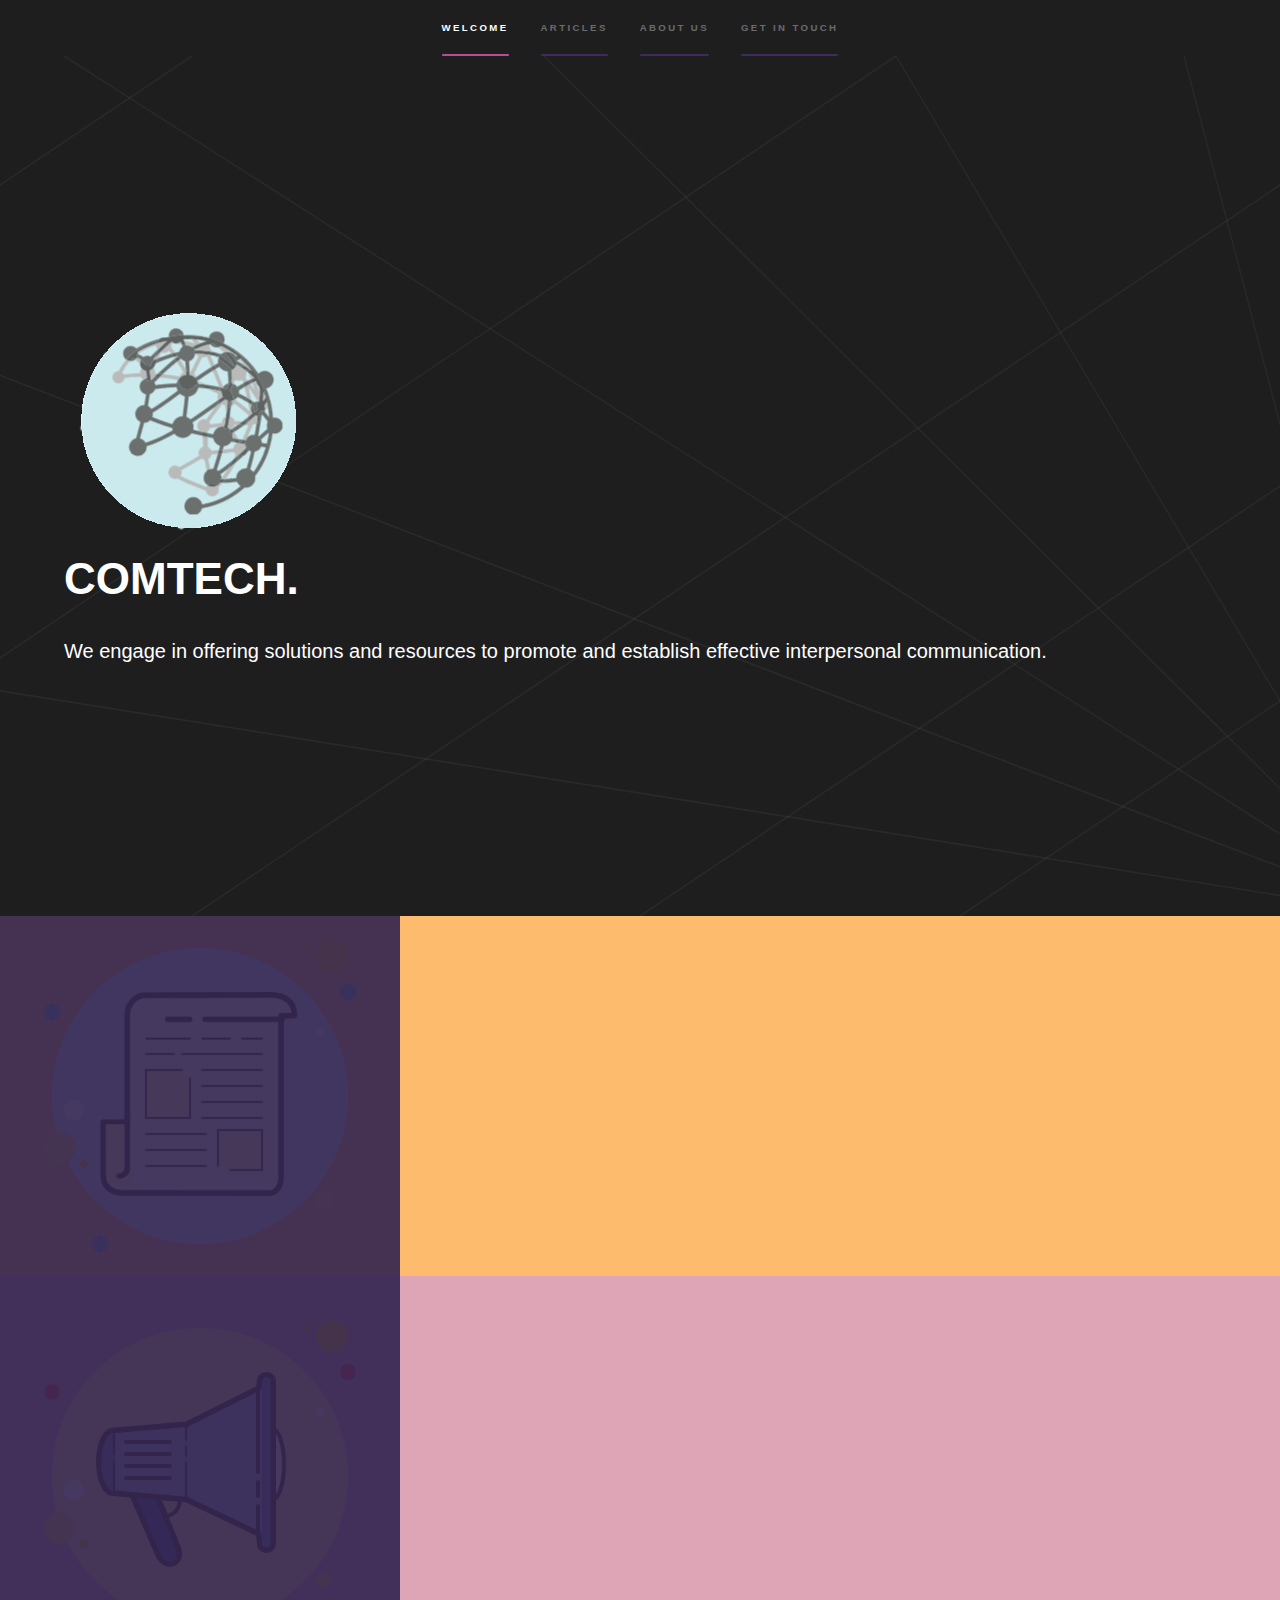
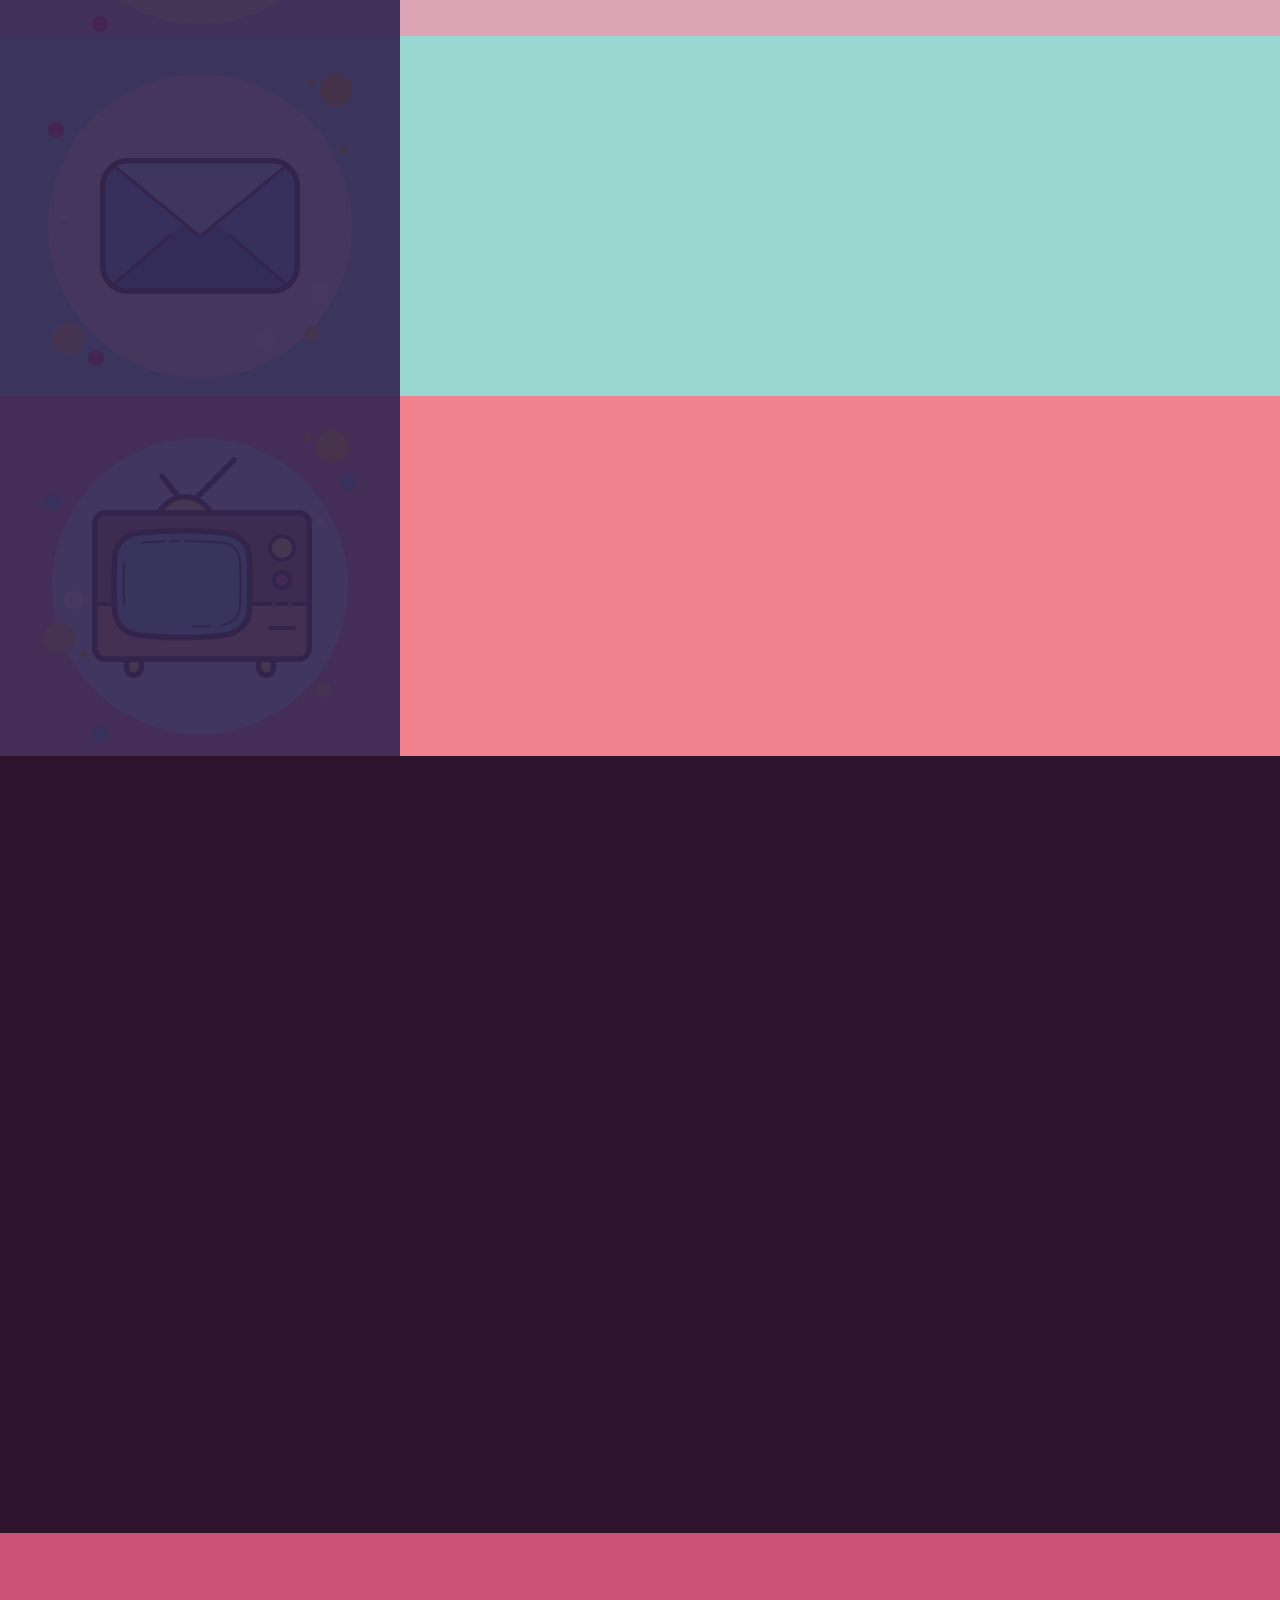
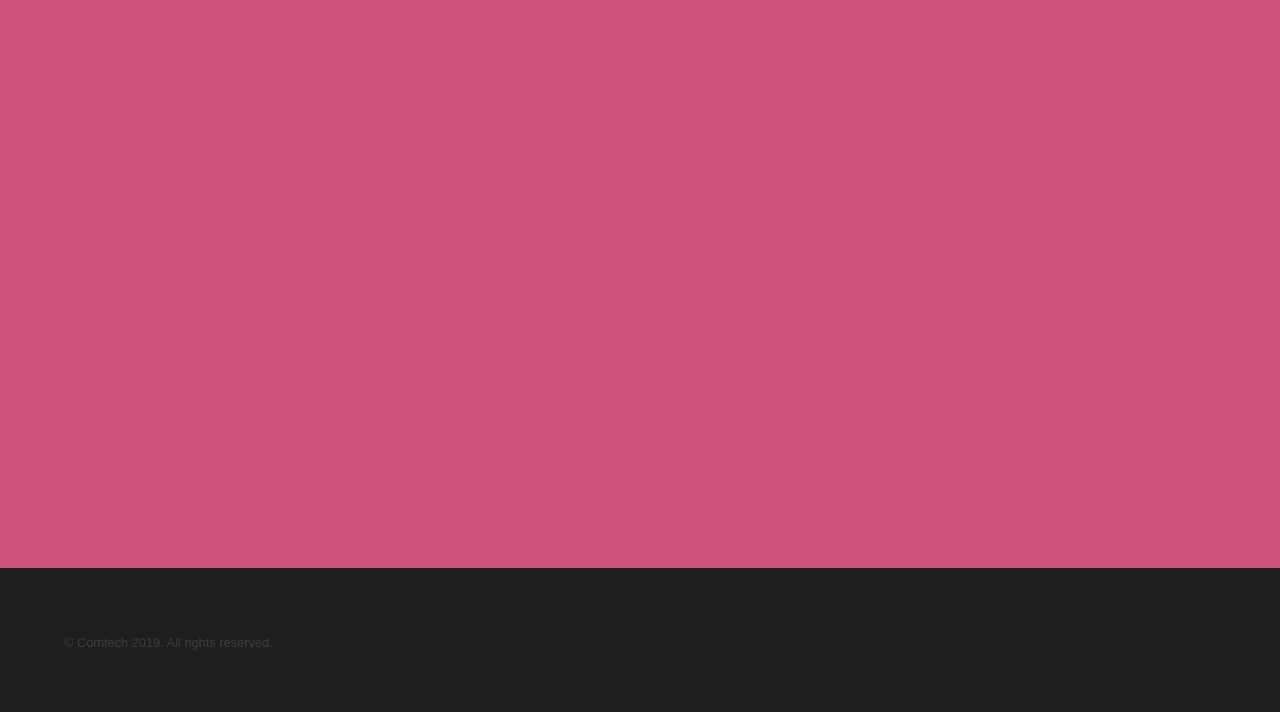
<file: index.html>
<!DOCTYPE HTML>
<html>

<head>
	<title>Comtech</title>
	<meta charset="utf-8" />
	<meta name="viewport" content="width=device-width, initial-scale=1, user-scalable=no" />
	<link rel="stylesheet" href="assets/css/main.css" />
	<link rel="shortcut icon" type="image/png" href="images/favicon.png" />
	<noscript>
		<link rel="stylesheet" href="assets/css/noscript.css" /></noscript>
</head>

<body class="is-preload">
	<!-- Sidebar -->
	<section id="sidebar">
		<div class="inner">
			<nav>
				<ul>
					<li><a href="#intro">Welcome</a></li>
					<li><a href="#articles">Articles</a></li>
					<li><a href="#about">About Us</a></li>
					<li><a href="#contact">Get in touch</a></li>
				</ul>
			</nav>
		</div>
	</section>

	<!-- Wrapper -->
	<div id="wrapper">

		<!-- Intro -->
		<section id="intro" class="wrapper mainStyle fullscreen fade-up">
			<div class="inner">
				<a href="" class="image">
					<img src="images/favicon.png" data-position="center center" />
					<h1>COMTECH.</h1>
				</a>
				<p>We engage in offering solutions and resources to promote and establish effective interpersonal
					communication.</p>
			</div>
		</section>

		<!-- One -->
		<section id="articles" class="wrapper spotlights">
			<section style="background-color: #FCBB6D; color: #434343;">
				<a href="Pages/Mag.html" class="image"><img src="images/MagIcon.png" alt=""
						data-position="center center" /></a>
				<div class="content">
					<div class="inner">
						<h2 style="color:#434343">Magazine</h2>
						<p>One of the most popular forms of print media around the world. It plays an important role in
							information communication among people.</p>
						<ul class="actions">
							<li><a href="Pages/Mag.html" class="button" style="color: #4e4e4e">Learn more</a></li>
						</ul>
					</div>
				</div>
			</section>
			<section style="background-color: #DDA5B6; color: #434343">
				<a href="Pages/Ads.html" class="image"><img src="images/adIcon.png" alt=""
						data-position="top center" /></a>
				<div class="content">
					<div class="inner">
						<h2 style="color: #434343">Advertisement</h2>
						<p>Has had great influence on interpersonal communication since its origin. It has been a great
							source of information and motivation.</p>
						<ul class="actions">
							<li><a href="Pages/Ads.html" class="button" style="color: #4e4e4e">Learn more</a></li>
						</ul>
					</div>
				</div>
			</section>
			<section style="background-color: #9BD7D1; color: #434343">
				<a href="Pages/Email.html" class="image"><img src="images/emailIcon.png" alt=""
						data-position="25% 25%" /></a>
				<div class="content">
					<div class="inner">
						<h2 style="color: #434343">Email</h2>
						<p>Electronic mail, also known as email was introduced in 1965 at MIT and it has since become a
							major part of human life across the world.</p>
						<ul class="actions">
							<li><a href="Pages/Email.html" class="button" style="color: #4e4e4e">Learn more</a></li>
						</ul>
					</div>
				</div>
			</section>
			<section style="background-color: #F1828D; color: #434343">
				<a href="Pages/TV.html" class="image"><img src="images/tvIcon.png" alt="" data-position="25% 25%" /></a>
				<div class="content">
					<div class="inner">
						<h2 style="color: #434343">Television </h2>
						<p>What started as a mechanical device in the 1880s has now transformed into one of the main
							sources of news, entertainment and, a household necessity.</p>
						<ul class="actions">
							<li><a href="Pages/TV.html" class="button" style="color: #4e4e4e">Learn more</a></li>
						</ul>
					</div>
				</div>
			</section>
		</section>

		<!-- Two -->
		<section id="about" class="wrapper style1 fade-up">
			<div class="inner">
				<h2>About Us</h2>
				<p>At ComTech, we provide services to clients who are seeking to improve their interpersonal
					communication with fellow citizens. Often people lack the ability to gain a full understanding of
					communication methods, this is where we step in to ensure people understand the vitality of
					communication media. Our job is not only to provide an understanding of communicative methods to our
					clients but also to assure their grasp on the positivity which the interpersonal communication
					medias provide. </p>
				<div class="features">
					<section>
						<span class="icon major fa-code"></span>
						<h3>One To One Practice</h3>
						<p>We offer one to one consultation to our clients to grow their understanding of interpersonal
							communication media.</p>
					</section>
					<section>
						<span class="icon major fa-lock"></span>
						<h3>One To Many Practice</h3>
						<p>Allows clients to participate in communicative activities with multiple groups of 5 or less
							giving them the ability to broaden their skills of interpersonal communication.</p>
					</section>
					<section>
						<span class="icon major fa-cog"></span>
						<h3>Many To Many Practice</h3>
						<p>This allows clients to form groups which interact with other clients
							to help them improve their interpersonal communication.</p>
					</section>
					<section>
						<span class="icon major fa-desktop"></span>
						<h3>Online Practice</h3>
						<p>To ensure more flexibility for the clients. Clients have the ability to participate in
							courses throughout the day upto 11 pm with expert instructor by their sides.</p>
					</section>
				</div>
			</div>
		</section>

		<!-- Three -->
		<section id="contact" class="wrapper style2 fade-up">
			<div class="inner">
				<h2>Get in touch</h2>
				<p>Thank you for using ComTech. Please complete the form below, so we can provide quick and efficient
					service.</p>
				<div class="split style1">
					<section>
						<form method="post" action="https://yucked.xyz">
							<div class="fields">
								<div class="field half">
									<label for="name">Name</label>
									<input type="text" name="name" id="name" />
								</div>
								<div class="field half">
									<label for="email">Email</label>
									<input type="text" name="email" id="email" />
								</div>
								<div class="field">
									<label for="message">Message</label>
									<textarea name="message" id="message" rows="5"></textarea>
								</div>
							</div>
							<ul class="actions">
								<li><a href="https://yucked.xyz" class="button submit">Send Message</a></li>
							</ul>
						</form>
					</section>
					<section>
						<ul class="contact">
							<li>
								<h3>Address</h3>
								<span>12345 Neverland Avenue<br />
									New York, NY 10001-10100<br />
									USA</span>
							</li>
							<li>
								<h3>Email</h3>
								<a href="mailto:comtech@givmail.com">comtech@givmail.com</a>
							</li>
							<li>
								<h3>Phone</h3>
								<span>(666) 420-6969</span>
							</li>
							<li>
								<h3>Social</h3>
								<ul class="icons">
									<li><a href="https://github.com/Yucked" class="fa-github"><span
												class="label">GitHub</span></a></li>
								</ul>
							</li>
						</ul>
					</section>
				</div>
			</div>
		</section>

	</div>

	<!-- Footer -->
	<footer id="footer" class="wrapper mainStyle">
		<div class="inner">
			<ul class="menu">
				<li>&copy; Comtech 2019. All rights reserved.</li>
			</ul>
		</div>
	</footer>

	<!-- Scripts -->
	<script src="assets/js/jquery.min.js"></script>
	<script src="assets/js/jquery.scrollex.min.js"></script>
	<script src="assets/js/jquery.scrolly.min.js"></script>
	<script src="assets/js/browser.min.js"></script>
	<script src="assets/js/breakpoints.min.js"></script>
	<script src="assets/js/util.js"></script>
	<script src="assets/js/main.js"></script>

</body>

</html>
</file>
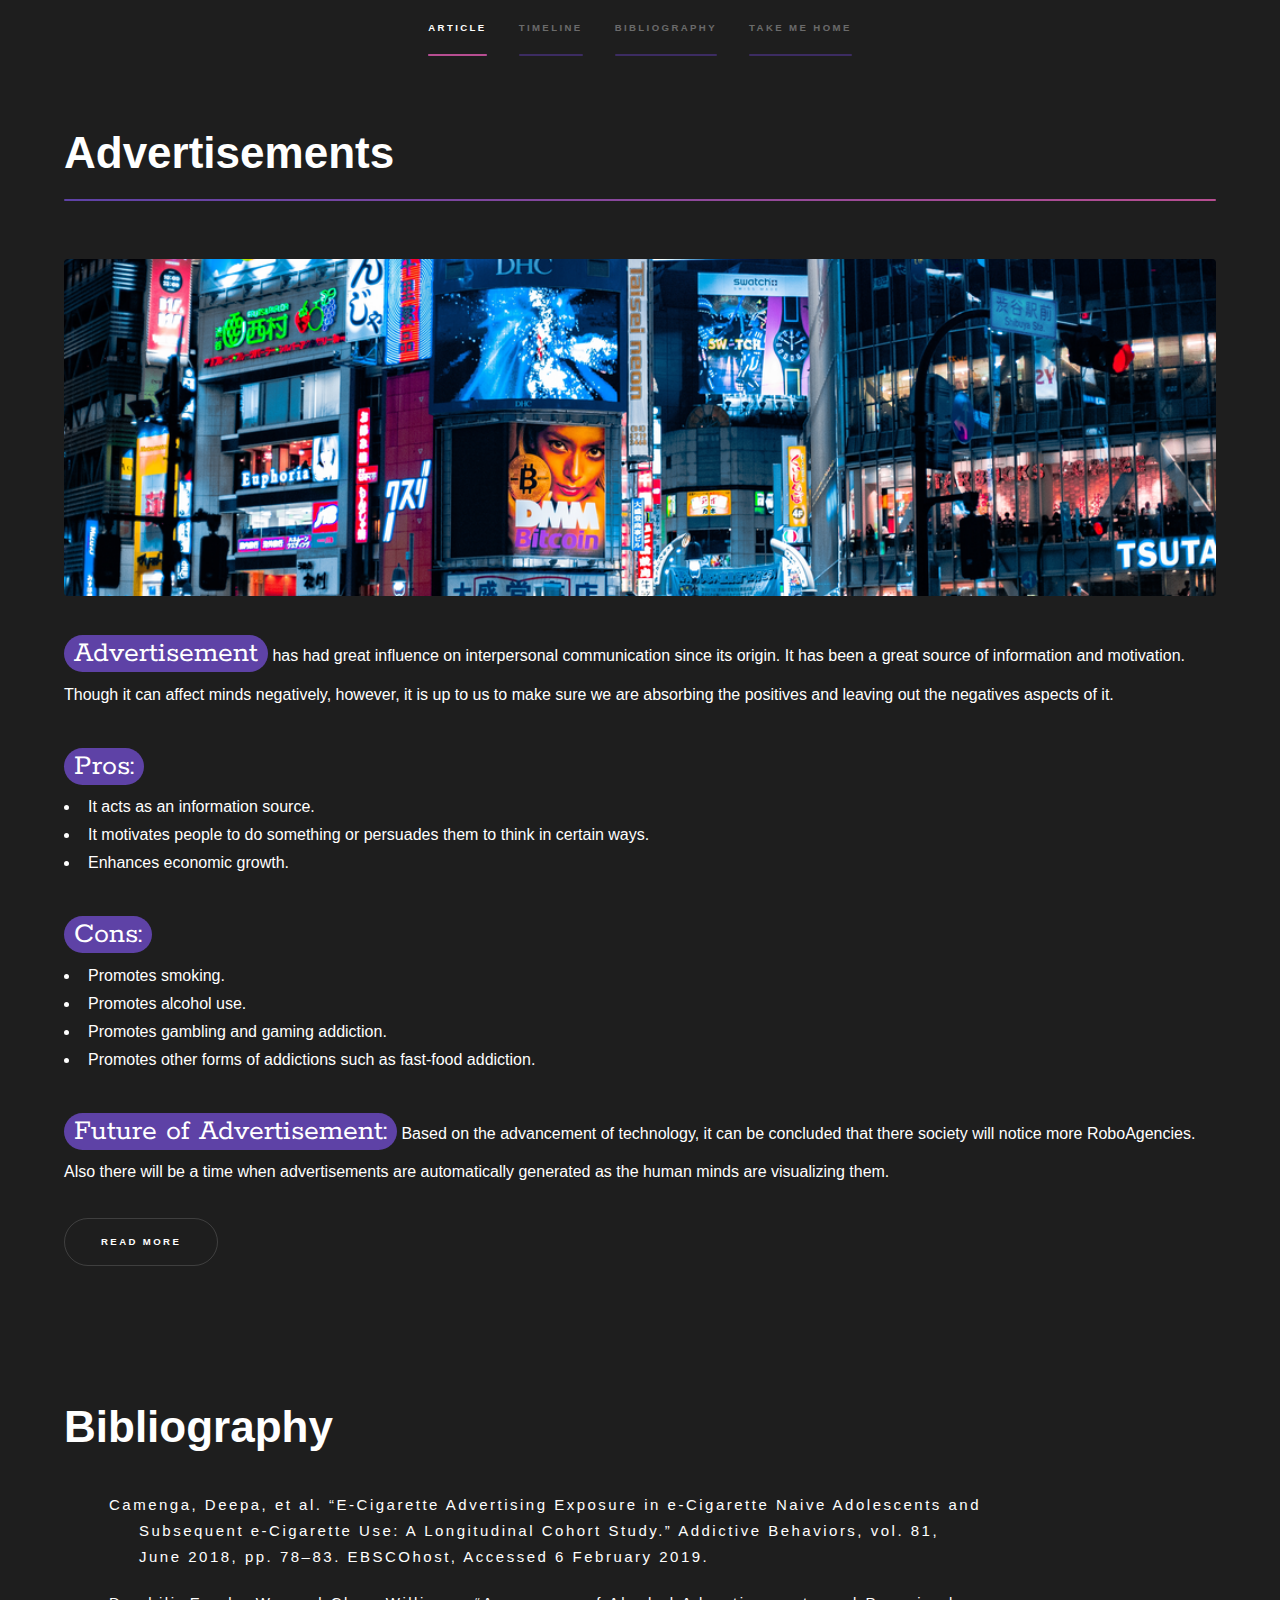
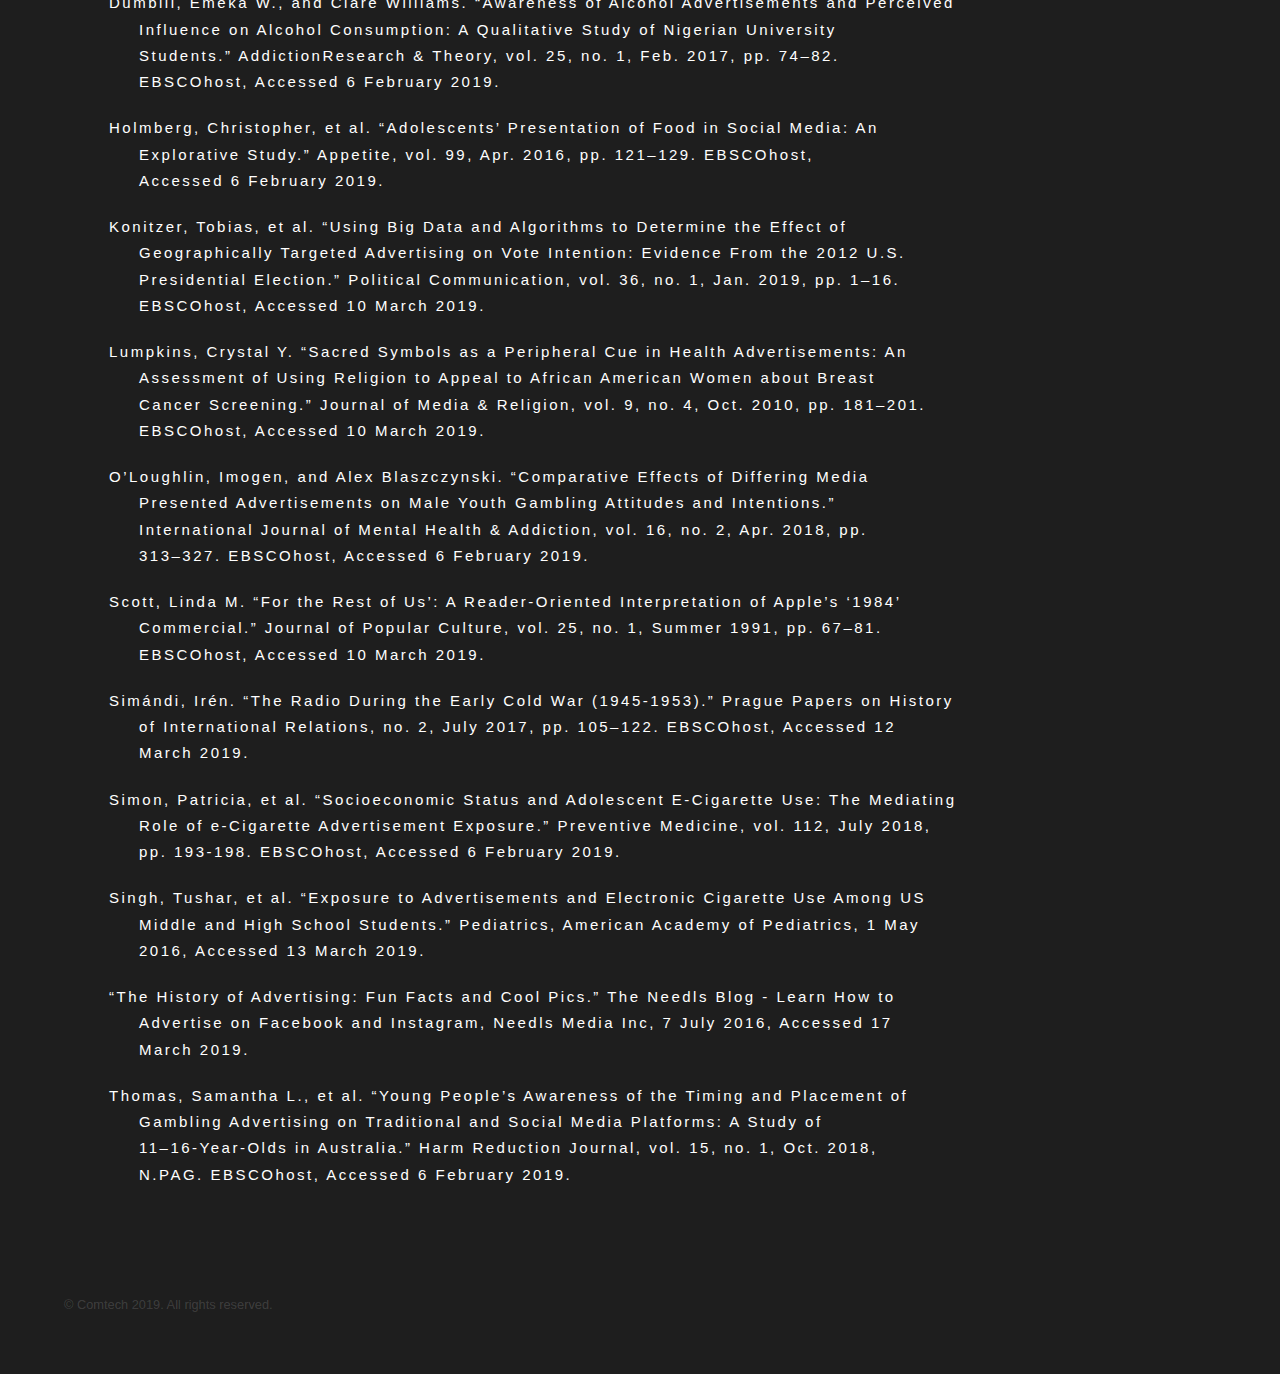
<file: Pages/Ads.html>
<!DOCTYPE HTML>

<html>

<head>
	<title>Article - Advertisement</title>
	<meta charset="utf-8" />
	<link rel="stylesheet" href="../assets/css/main.css" />
	<link rel="stylesheet" href="../assets/css/custom.css" />
	<link rel="shortcut icon" type="image/png" href="../images/favicon.png" />
	<meta name="viewport" content="width=device-width, initial-scale=1, user-scalable=no" />
	<noscript>
		<link rel="stylesheet" href="../assets/css/noscript.css" />
	</noscript>
</head>

<body class="is-preload">

	<!-- Sidebar -->
	<section id="sidebar">
		<div class="inner">
			<nav>
				<ul>
					<li><a href="#main">Article</a></li>
					<li><a href="../Timelines/Ads.html">Timeline</a></li>
					<li><a href="#biblio">Bibliography</a></li>
					<li><a href="../index.html">Take Me Home</a></li>
				</ul>
			</nav>
		</div>
	</section>

	<!-- Wrapper -->
	<div id="wrapper">

		<!-- Main -->
		<section id="main" class="wrapper mainStyle fade-up">
			<div class="inner">
				<h1 class="major">Advertisements</h1>
				<span class="image fit"><img src="../images/AdBanner.png" alt="" /></span>
				<p>
					<m>Advertisement</m> has had great influence on interpersonal communication since its origin. It has
					been a great source of information and motivation.
					Though it can affect minds negatively, however, it is up to us to make sure we are absorbing the
					positives and leaving out the negatives aspects of it.
				</p>

				<m>Pros:</m>
				<ul>
					<li>It acts as an information source.</li>
					<li>It motivates people to do something or persuades them to think in certain ways.</li>
					<li>Enhances economic growth.</li>
				</ul>

				<m>Cons:</m>
				<ul>
					<li>Promotes smoking.</li>
					<li>Promotes alcohol use.</li>
					<li>Promotes gambling and gaming addiction.</li>
					<li>Promotes other forms of addictions such as fast-food addiction.</li>
				</ul>

				<p>
					<m>Future of Advertisement:</m> Based on the advancement of technology, it can be concluded that there society
					will notice more RoboAgencies. Also there will be a time when advertisements are automatically
					generated as the human minds are visualizing them.
				</p>

				<ul class="actions">
					<li><a href="../papers/AdvertisementPaper.html" class="button scrolly">Read more</a></li>
				</ul>
			</div>
		</section>

		<section id="biblio" class="wrapper mainStyle fade-up">
			<div class="inner">
				<h1>Bibliography</h1>
				<div>
					<div class="biblio">
						Camenga, Deepa, et al. “E-Cigarette Advertising Exposure in e-Cigarette Naive Adolescents
						and</br>
						Subsequent e-Cigarette Use: A Longitudinal Cohort Study.” Addictive Behaviors, vol. 81,</br>
						June 2018, pp. 78–83. EBSCOhost, Accessed 6 February 2019.
					</div>
					<div class="biblio">
						Dumbili, Emeka W., and Clare Williams. “Awareness of Alcohol Advertisements and Perceived</br>
						Influence on Alcohol Consumption: A Qualitative Study of Nigerian University</br>
						Students.” AddictionResearch & Theory, vol. 25, no. 1, Feb. 2017, pp. 74–82.</br>
						EBSCOhost, Accessed 6 February 2019.
					</div>
					<div class="biblio">
						Holmberg, Christopher, et al. “Adolescents’ Presentation of Food in Social Media: An</br>
						Explorative Study.” Appetite, vol. 99, Apr. 2016, pp. 121–129. EBSCOhost, </br>
						Accessed 6 February 2019.</br>
					</div>
					<div class="biblio">Konitzer, Tobias, et al. “Using Big Data and Algorithms to Determine the Effect
						of
						</br>
						Geographically Targeted Advertising on Vote Intention: Evidence From the 2012 U.S. </br>
						Presidential Election.” Political Communication, vol. 36, no. 1, Jan. 2019, pp. 1–16. </br>
						EBSCOhost, Accessed 10 March 2019.</br>
					</div>
					<div class="biblio">
						Lumpkins, Crystal Y. “Sacred Symbols as a Peripheral Cue in Health Advertisements: An </br>
						Assessment of Using Religion to Appeal to African American Women about Breast </br>
						Cancer Screening.” Journal of Media & Religion, vol. 9, no. 4, Oct. 2010, pp. 181–201. </br>
						EBSCOhost, Accessed 10 March 2019.</br>
					</div>
					<div class="biblio">
						O’Loughlin, Imogen, and Alex Blaszczynski. “Comparative Effects of Differing Media </br>
						Presented Advertisements on Male Youth Gambling Attitudes and Intentions.” </br>
						International Journal of Mental Health & Addiction, vol. 16, no. 2, Apr. 2018, pp. </br>
						313–327. EBSCOhost, Accessed 6 February 2019.</br>
					</div>
					<div class="biblio">
						Scott, Linda M. “For the Rest of Us’: A Reader-Oriented Interpretation of Apple’s ‘1984’ </br>
						Commercial.” Journal of Popular Culture, vol. 25, no. 1, Summer 1991, pp. 67–81. </br>
						EBSCOhost, Accessed 10 March 2019.</br>
					</div>
					<div class="biblio">
						Simándi, Irén. “The Radio During the Early Cold War (1945-1953).” Prague Papers on History </br>
						of International Relations, no. 2, July 2017, pp. 105–122. EBSCOhost, Accessed 12 </br>
						March 2019.</br>
					</div>
					<div class="biblio">
						Simon, Patricia, et al. “Socioeconomic Status and Adolescent E-Cigarette Use: The Mediating
						</br>
						Role of e-Cigarette Advertisement Exposure.” Preventive Medicine, vol. 112, July 2018, </br>
						pp. 193-198. EBSCOhost, Accessed 6 February 2019.</br>
					</div>
					<div class="biblio">
						Singh, Tushar, et al. “Exposure to Advertisements and Electronic Cigarette Use Among US </br>
						Middle and High School Students.” Pediatrics, American Academy of Pediatrics, 1 May </br>
						2016, Accessed 13 March 2019.</br>
					</div>
					<div class="biblio">
						“The History of Advertising: Fun Facts and Cool Pics.” The Needls Blog - Learn How to </br>
						Advertise on Facebook and Instagram, Needls Media Inc, 7 July 2016, Accessed 17 </br>
						March 2019.</br>
					</div>
					<div class="biblio">
						Thomas, Samantha L., et al. “Young People’s Awareness of the Timing and Placement of </br>
						Gambling Advertising on Traditional and Social Media Platforms: A Study of </br>
						11–16-Year-Olds in Australia.” Harm Reduction Journal, vol. 15, no. 1, Oct. 2018, </br>
						N.PAG. EBSCOhost, Accessed 6 February 2019.</br>
					</div>
				</div>
			</div>
		</section>
	</div>

	<!-- Footer -->
	<footer id="footer" class="wrapper mainStyle">
		<div class="inner">
			<ul class="menu">
				<li>&copy; Comtech 2019. All rights reserved.</li>
			</ul>
		</div>
	</footer>

	<!-- Scripts -->
	<script src="../assets/js/jquery.min.js"></script>
	<script src="../assets/js/jquery.scrollex.min.js"></script>
	<script src="../assets/js/jquery.scrolly.min.js"></script>
	<script src="../assets/js/browser.min.js"></script>
	<script src="../assets/js/breakpoints.min.js"></script>
	<script src="../assets/js/util.js"></script>
	<script src="../assets/js/main.js"></script>

</body>

</html>
</file>
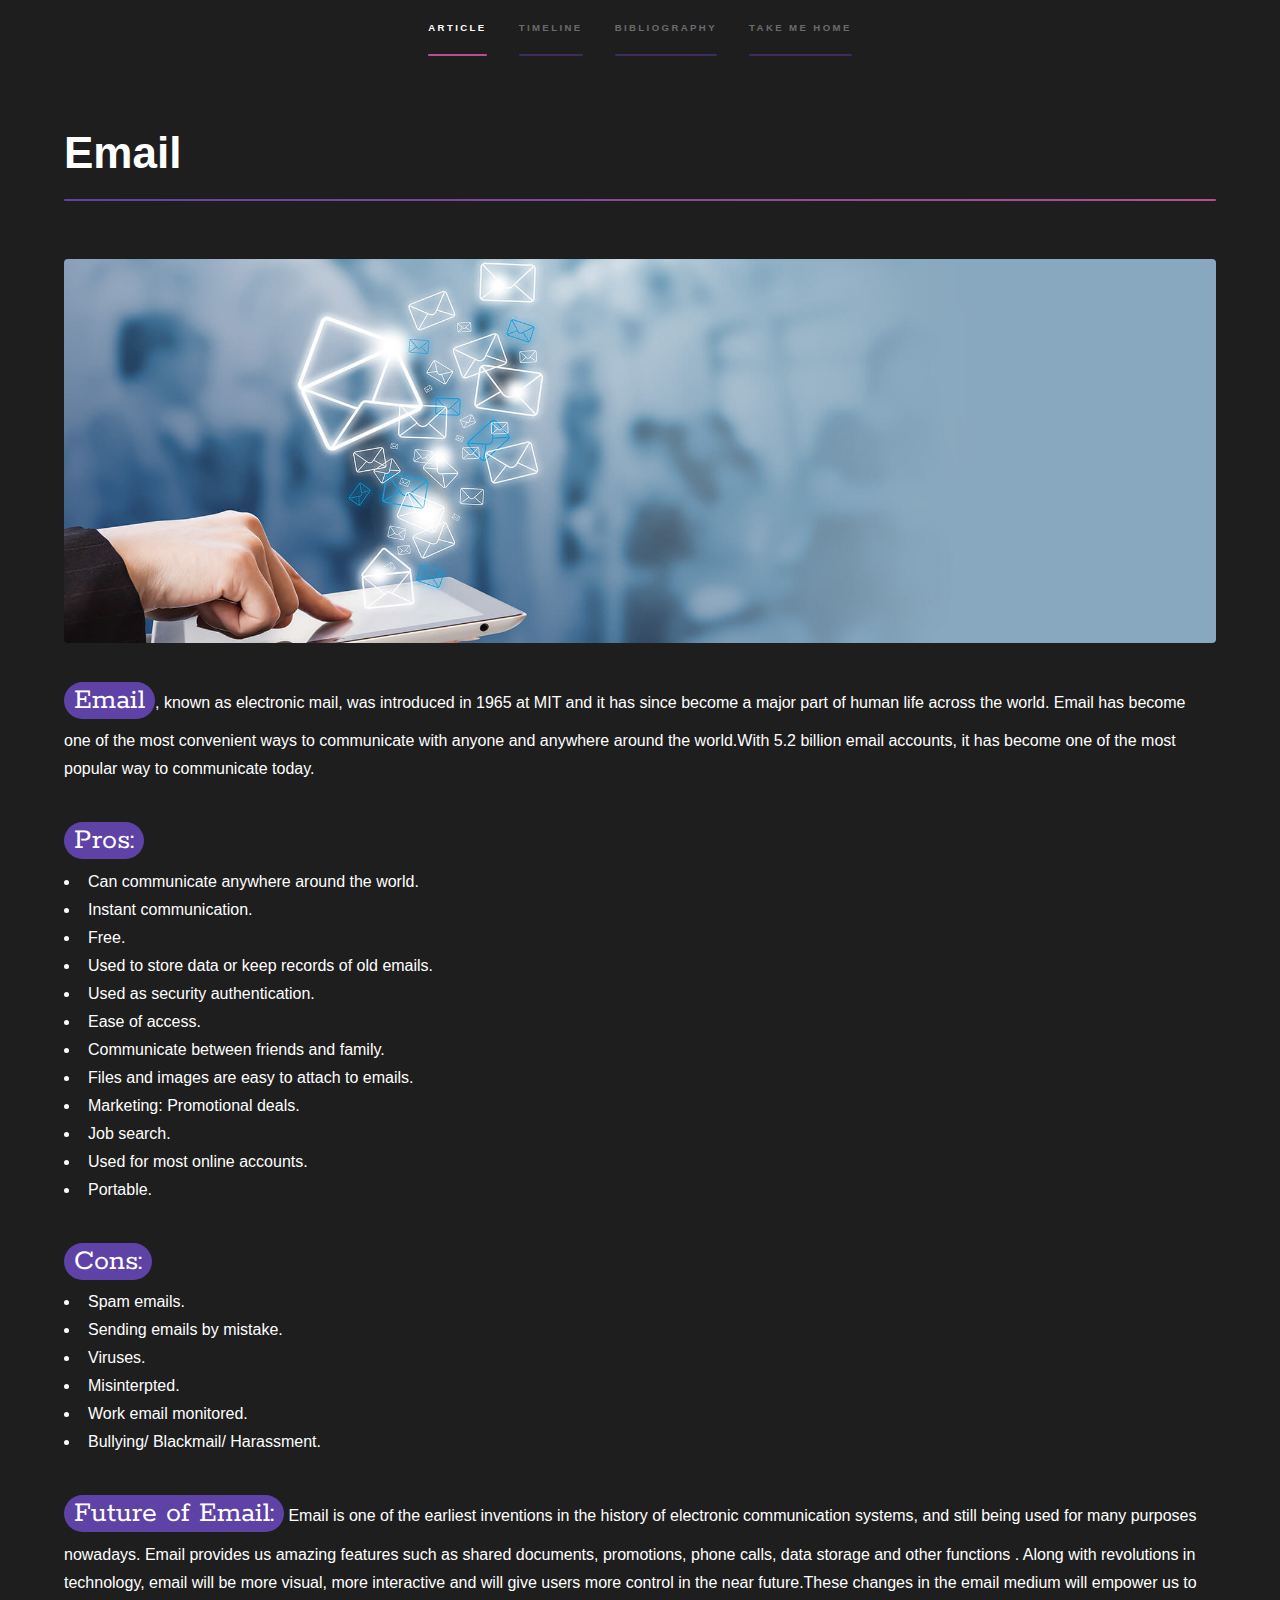
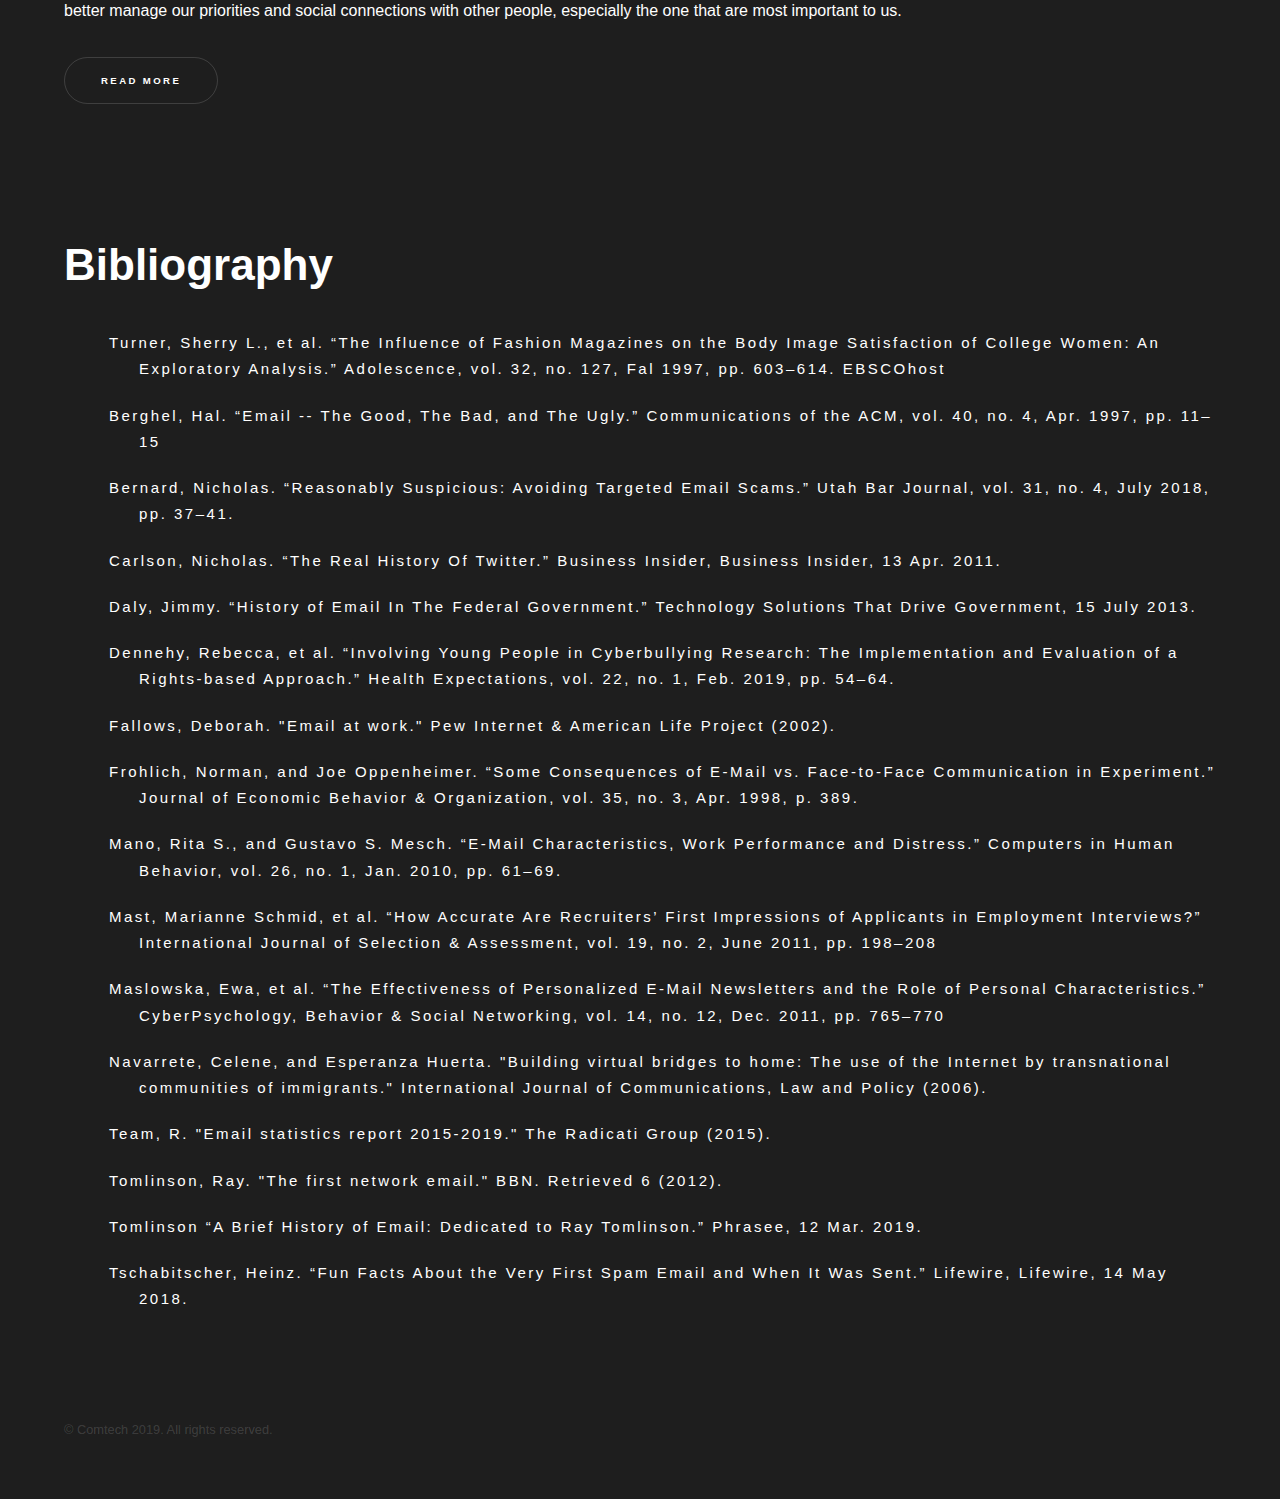
<file: Pages/Email.html>
<!DOCTYPE HTML>

<html>

<head>
	<title>Article - Email</title>
	<meta charset="utf-8" />
	<link rel="stylesheet" href="../assets/css/main.css" />
	<link rel="stylesheet" href="../assets/css/custom.css" />
	<link rel="shortcut icon" type="image/png" href="../images/favicon.png" />
	<meta name="viewport" content="width=device-width, initial-scale=1, user-scalable=no" />
	<noscript>
		<link rel="stylesheet" href="../assets/css/noscript.css" />
	</noscript>
</head>

<body class="is-preload">

	<!-- Sidebar -->
	<section id="sidebar">
		<div class="inner">
			<nav>
				<ul>
					<li><a href="#main">Article</a></li>
					<li><a href="../Timelines/Email.html">Timeline</a></li>
					<li><a href="#biblio">Bibliography</a></li>
					<li><a href="../index.html">Take Me Home</a></li>
				</ul>
			</nav>
		</div>
	</section>

	<!-- Wrapper -->
	<div id="wrapper">

		<!-- Main -->
		<section id="main" class="wrapper mainStyle fade-up">
			<div class="inner">
				<h1 class="major">Email</h1>
				<span class="image fit"><img src="../images/EmailBanner.jpg" alt="" /></span>
				<p>
					<m>Email</m>, known as electronic mail, was introduced in 1965 at MIT and it has since become a
					major part of human life across the world.
					Email has become one of the most convenient ways to communicate with anyone and anywhere around the
					world.With 5.2 billion email accounts, it has become one of the most popular way to communicate
					today.
				</p>

				<m>Pros:</m>
				<ul>
					<li>Can communicate anywhere around the world.</li>
					<li>Instant communication.</li>
					<li>Free.</li>
					<li>Used to store data or keep records of old emails. </li>
					<li>Used as security authentication. </li>
					<li>Ease of access.</li>
					<li>Communicate between friends and family.</li>
					<li>Files and images are easy to attach to emails.</li>
					<li>Marketing: Promotional deals.</li>
					<li> Job search.</li>
					<li>Used for most online accounts.</li>
					<li>Portable.</li>
				</ul>

				<m>Cons:</m>
				<ul>
					<li>Spam emails.</li>
					<li>Sending emails by mistake.</li>
					<li>Viruses.</li>
					<li>Misinterpted.</li>
					<li>Work email monitored.</li>
					<li>Bullying/ Blackmail/ Harassment.</li>

				</ul>

				<p>
					<m>Future of Email:</m> Email is one of the earliest inventions in the history of electronic
					communication systems, and still being used for many purposes nowadays. Email provides us amazing
					features such as shared documents, promotions, phone calls, data storage and other functions . Along
					with revolutions in technology, email will be more visual, more interactive and will give users more
					control in the near future.These changes in the email medium will empower us to better manage our
					priorities and social connections with other people, especially the one that are most important to
					us.
				</p>

				<ul class="actions">
					<li><a href="../papers/EmailPaper.html" class="button scrolly">Read more</a></li>
				</ul>
			</div>
		</section>

		<section id="biblio" class="wrapper mainStyle fade-up">
			<div class="inner">
				<h1>Bibliography</h1>
				<div>
					<div class="biblio">
						Turner, Sherry L., et al. “The Influence of Fashion Magazines on the Body Image Satisfaction of
						College Women: An Exploratory Analysis.” Adolescence, vol. 32, no. 127, Fal 1997, pp. 603–614.
						EBSCOhost
					</div>
					<div class="biblio">
						Berghel, Hal. “Email -- The Good, The Bad, and The Ugly.” Communications of the ACM, vol.
						40, no. 4, Apr. 1997, pp. 11–15
					</div>
					<div class="biblio">
						Bernard, Nicholas. “Reasonably Suspicious: Avoiding Targeted Email Scams.” Utah Bar
						Journal, vol. 31, no. 4, July 2018, pp. 37–41.
					</div>
					<div class="biblio">
						Carlson, Nicholas. “The Real History Of Twitter.” Business Insider, Business Insider, 13 Apr.
						2011.
					</div>
					<div class="biblio">
						Daly, Jimmy. “History of Email In The Federal Government.” Technology Solutions That Drive
						Government, 15 July 2013.
					</div>
					<div class="biblio">
						Dennehy, Rebecca, et al. “Involving Young People in Cyberbullying Research: The
						Implementation and Evaluation of a Rights‐based Approach.” Health Expectations, vol.
						22, no. 1, Feb. 2019, pp. 54–64.
					</div>
					<div class="biblio">
						Fallows, Deborah. "Email at work." Pew Internet & American Life Project (2002).
					</div>
					<div class="biblio">
						Frohlich, Norman, and Joe Oppenheimer. “Some Consequences of E-Mail vs. Face-to-Face
						Communication in Experiment.” Journal of Economic Behavior & Organization, vol. 35,
						no. 3, Apr. 1998, p. 389.
					</div>
					<div class="biblio">
						Mano, Rita S., and Gustavo S. Mesch. “E-Mail Characteristics, Work Performance and
						Distress.” Computers in Human Behavior, vol. 26, no. 1, Jan. 2010, pp. 61–69.
					</div>
					<div class="biblio">
						Mast, Marianne Schmid, et al. “How Accurate Are Recruiters’ First Impressions of Applicants
						in Employment Interviews?” International Journal of Selection & Assessment, vol. 19, no. 2, June
						2011, pp. 198–208
					</div>
					<div class="biblio">
						Maslowska, Ewa, et al. “The Effectiveness of Personalized E-Mail Newsletters and the Role of
						Personal Characteristics.” CyberPsychology, Behavior & Social Networking, vol. 14, no.
						12, Dec. 2011, pp. 765–770
					</div>
					<div class="biblio">
						Navarrete, Celene, and Esperanza Huerta. "Building virtual bridges to home: The use of the
						Internet by transnational communities of immigrants." International Journal of
						Communications, Law and Policy (2006).
					</div>
					<div class="biblio">
						Team, R. "Email statistics report 2015-2019." The Radicati Group (2015).
					</div>
					<div class="biblio">
						Tomlinson, Ray. "The first network email." BBN. Retrieved 6 (2012).
					</div>
					<div class="biblio">
						Tomlinson “A Brief History of Email: Dedicated to Ray Tomlinson.” Phrasee, 12 Mar. 2019.
					</div>
					<div class="biblio">
						Tschabitscher, Heinz. “Fun Facts About the Very First Spam Email and When It Was Sent.”
						Lifewire, Lifewire, 14 May 2018.
					</div>
				</div>
			</div>
		</section>

	</div>

	<!-- Footer -->
	<footer id="footer" class="wrapper mainStyle">
		<div class="inner">
			<ul class="menu">
				<li>&copy; Comtech 2019. All rights reserved.</li>
			</ul>
		</div>
	</footer>

	<!-- Scripts -->
	<script src="../assets/js/jquery.min.js"></script>
	<script src="../assets/js/jquery.scrollex.min.js"></script>
	<script src="../assets/js/jquery.scrolly.min.js"></script>
	<script src="../assets/js/browser.min.js"></script>
	<script src="../assets/js/breakpoints.min.js"></script>
	<script src="../assets/js/util.js"></script>
	<script src="../assets/js/main.js"></script>

</body>

</html>
</file>
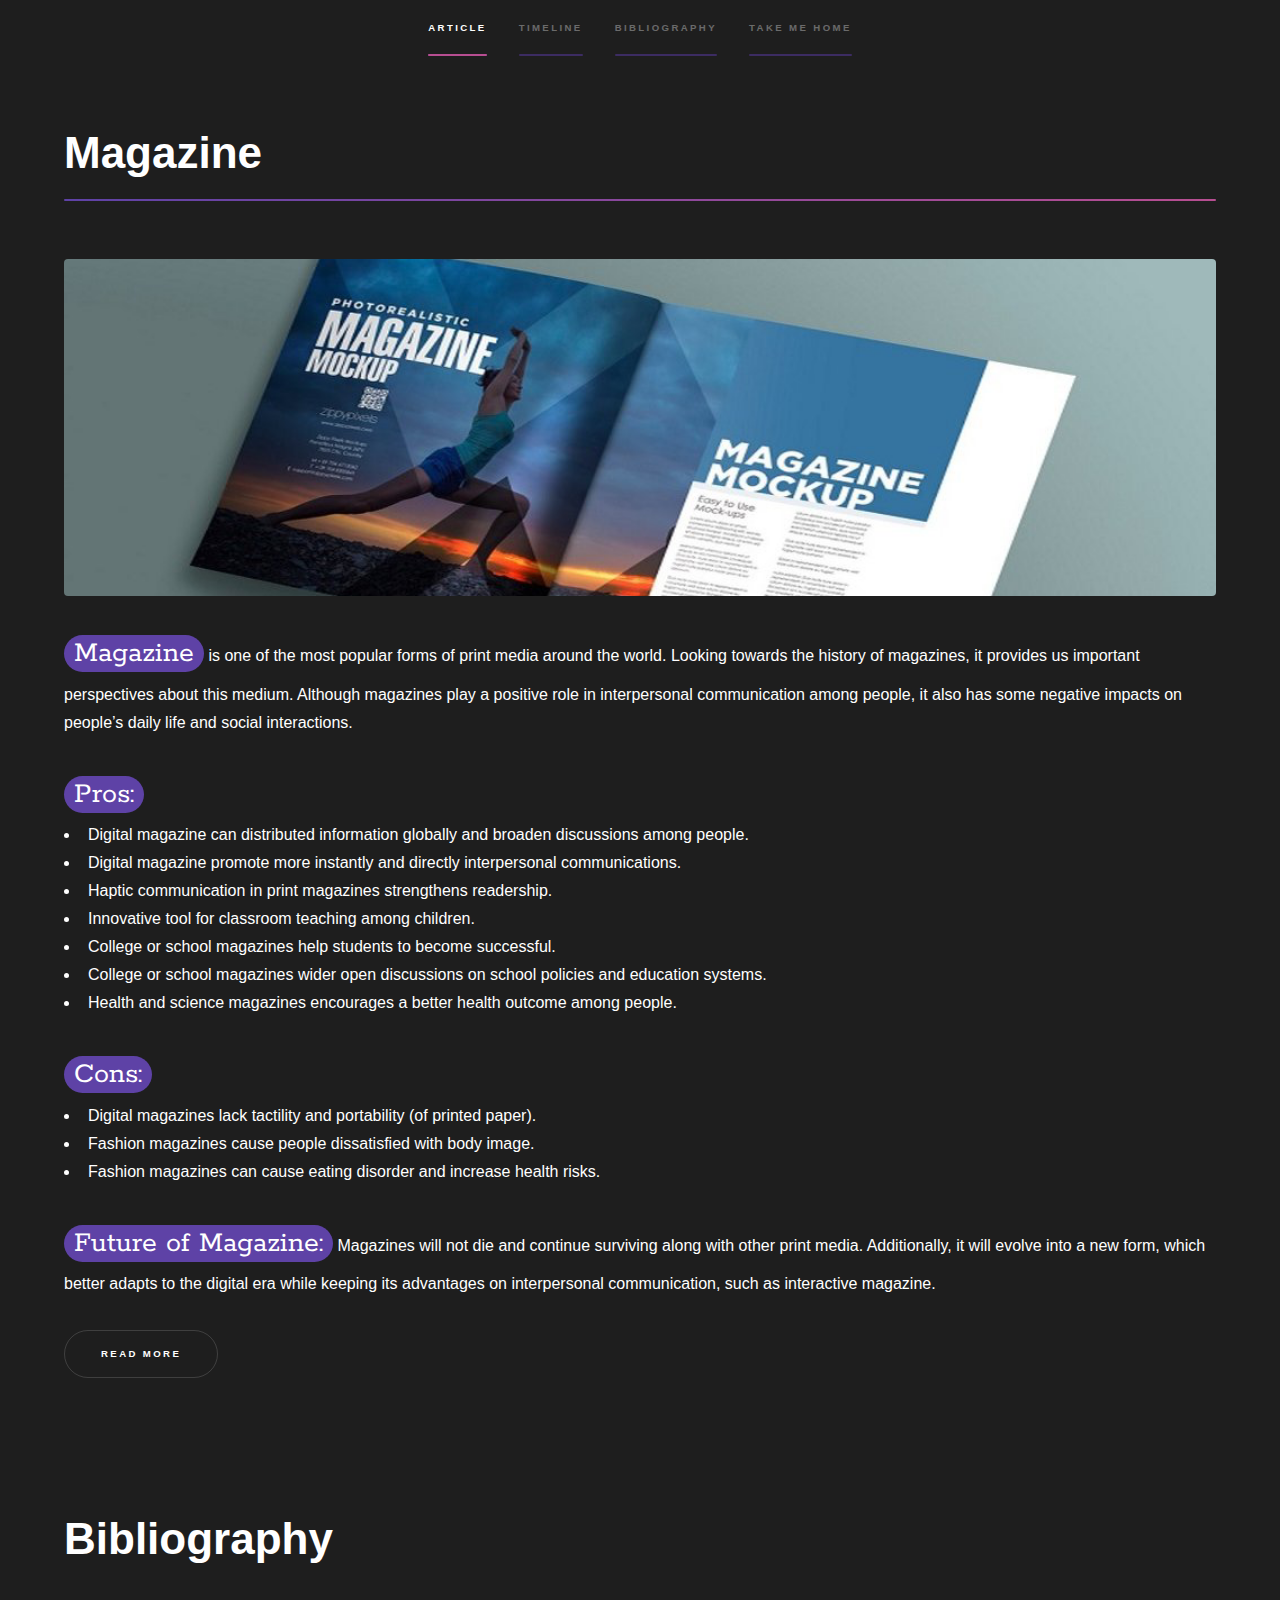
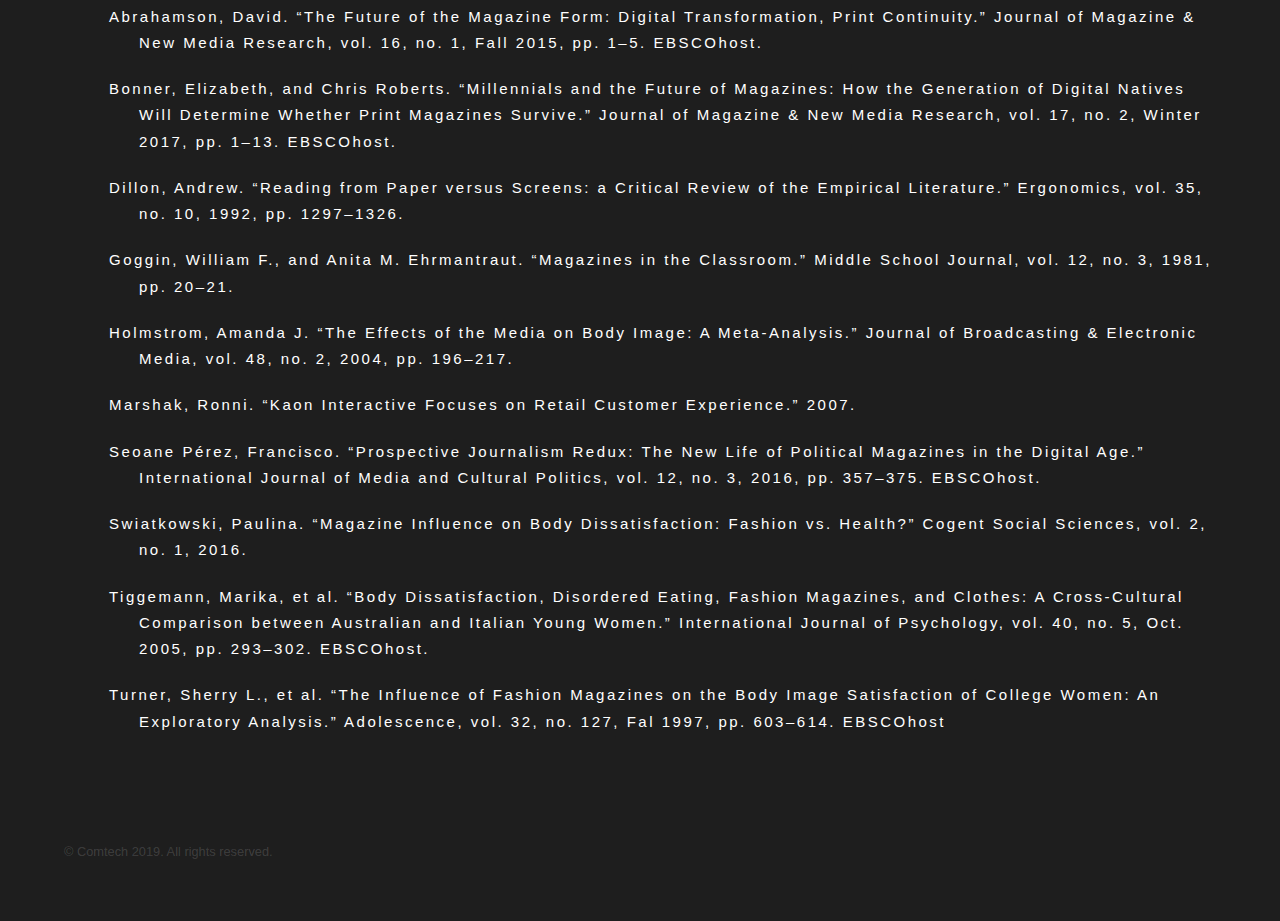
<file: Pages/Mag.html>
<!DOCTYPE HTML>

<html>

<head>
	<title>Article - Magazine</title>
	<meta charset="utf-8" />
	<link rel="stylesheet" href="../assets/css/main.css" />
	<link rel="stylesheet" href="../assets/css/custom.css" />
	<link rel="shortcut icon" type="image/png" href="../images/favicon.png" />
	<meta name="viewport" content="width=device-width, initial-scale=1, user-scalable=no" />
	<noscript>
		<link rel="stylesheet" href="../assets/css/noscript.css" />
	</noscript>
</head>

<body class="is-preload">

	<!-- Sidebar -->
	<section id="sidebar">
		<div class="inner">
			<nav>
				<ul>
					<li><a href="#main">Article</a></li>
					<li><a href="../Timelines/Mag.html">Timeline</a></li>
					<li><a href="#biblio">Bibliography</a></li>
					<li><a href="../index.html">Take Me Home</a></li>
				</ul>
			</nav>
		</div>
	</section>

	<!-- Wrapper -->
	<div id="wrapper">

		<!-- Main -->
		<section id="main" class="wrapper mainStyle fade-up">
			<div class="inner">
				<h1 class="major">Magazine</h1>
				<span class="image fit"><img src="../images/MagBanner.png" alt="" /></span>
				<p>
					<m>Magazine</m> is one of the most popular forms of print media around the world. Looking towards
					the
					history of magazines, it provides us important perspectives about this medium. Although magazines
					play a positive role in interpersonal communication among people, it also has some negative impacts
					on people’s daily life and social interactions.
				</p>

				<m>Pros:</m>
				<ul>
					<li>Digital magazine can distributed information globally and broaden discussions among people.</li>
					<li>Digital magazine promote more instantly and directly interpersonal communications.</li>
					<li>Haptic communication in print magazines strengthens readership.</li>
					<li>Innovative tool for classroom teaching among children.</li>
					<li>College or school magazines help students to become successful.</li>
					<li>College or school magazines wider open discussions on school policies and education systems.
					</li>
					<li>Health and science magazines encourages a better health outcome among people.</li>
				</ul>

				<m>Cons:</m>
				<ul>
					<li>Digital magazines lack tactility and portability (of printed paper).</li>
					<li>Fashion magazines cause people dissatisfied with body image.</li>
					<li>Fashion magazines can cause eating disorder and increase health risks.</li>
				</ul>

				<p>
					<m>Future of Magazine:</m>
					Magazines will not die and continue surviving along with other print media.
					Additionally, it will evolve into a new form, which better adapts to the digital era while keeping
					its advantages on interpersonal communication, such as interactive magazine.
				</p>

				<ul class="actions">
					<li><a href="../papers/MagazinePaper.html" class="button scrolly">Read more</a></li>
				</ul>
			</div>
		</section>

		<section id="biblio" class="wrapper mainStyle fade-up">
			<div class="inner">
				<h1>Bibliography</h1>
				<div>
					<div class="biblio">
						Abrahamson, David. “The Future of the Magazine Form: Digital Transformation, Print Continuity.”
						Journal of Magazine & New Media Research, vol. 16, no. 1, Fall 2015, pp. 1–5. EBSCOhost.
					</div>
					<div class="biblio">
						Bonner, Elizabeth, and Chris Roberts. “Millennials and the Future of Magazines: How the
						Generation of Digital Natives Will Determine Whether Print Magazines Survive.” Journal of
						Magazine & New Media Research, vol. 17, no. 2, Winter 2017, pp. 1–13. EBSCOhost.
					</div>
					<div class="biblio">
						Dillon, Andrew. “Reading from Paper versus Screens: a Critical Review of the Empirical
						Literature.” Ergonomics, vol. 35, no. 10, 1992, pp. 1297–1326.
					</div>
					<div class="biblio">
						Goggin, William F., and Anita M. Ehrmantraut. “Magazines in the Classroom.” Middle School
						Journal, vol. 12, no. 3, 1981, pp. 20–21.
					</div>
					<div class="biblio">
						Holmstrom, Amanda J. “The Effects of the Media on Body Image: A Meta-Analysis.” Journal of
						Broadcasting & Electronic Media, vol. 48, no. 2, 2004, pp. 196–217.
					</div>
					<div class="biblio">
						Marshak, Ronni. “Kaon Interactive Focuses on Retail Customer Experience.” 2007.
					</div>
					<div class="biblio">
						Seoane Pérez, Francisco. “Prospective Journalism Redux: The New Life of Political Magazines in
						the Digital Age.” International Journal of Media and Cultural Politics, vol. 12, no. 3, 2016,
						pp. 357–375. EBSCOhost.
					</div>
					<div class="biblio">
						Swiatkowski, Paulina. “Magazine Influence on Body Dissatisfaction: Fashion vs. Health?” Cogent
						Social Sciences, vol. 2, no. 1, 2016.
					</div>
					<div class="biblio">
						Tiggemann, Marika, et al. “Body Dissatisfaction, Disordered Eating, Fashion Magazines, and
						Clothes: A Cross-Cultural Comparison between Australian and Italian Young Women.” International
						Journal of Psychology, vol. 40, no. 5, Oct. 2005, pp. 293–302. EBSCOhost.
					</div>
					<div class="biblio">
						Turner, Sherry L., et al. “The Influence of Fashion Magazines on the Body Image Satisfaction of
						College Women: An Exploratory Analysis.” Adolescence, vol. 32, no. 127, Fal 1997, pp. 603–614.
						EBSCOhost
					</div>
				</div>
			</div>
		</section>

	</div>

	<!-- Footer -->
	<footer id="footer" class="wrapper mainStyle">
		<div class="inner">
			<ul class="menu">
				<li>&copy; Comtech 2019. All rights reserved.</li>
			</ul>
		</div>
	</footer>

	<!-- Scripts -->
	<script src="../assets/js/jquery.min.js"></script>
	<script src="../assets/js/jquery.scrollex.min.js"></script>
	<script src="../assets/js/jquery.scrolly.min.js"></script>
	<script src="../assets/js/browser.min.js"></script>
	<script src="../assets/js/breakpoints.min.js"></script>
	<script src="../assets/js/util.js"></script>
	<script src="../assets/js/main.js"></script>

</body>

</html>
</file>
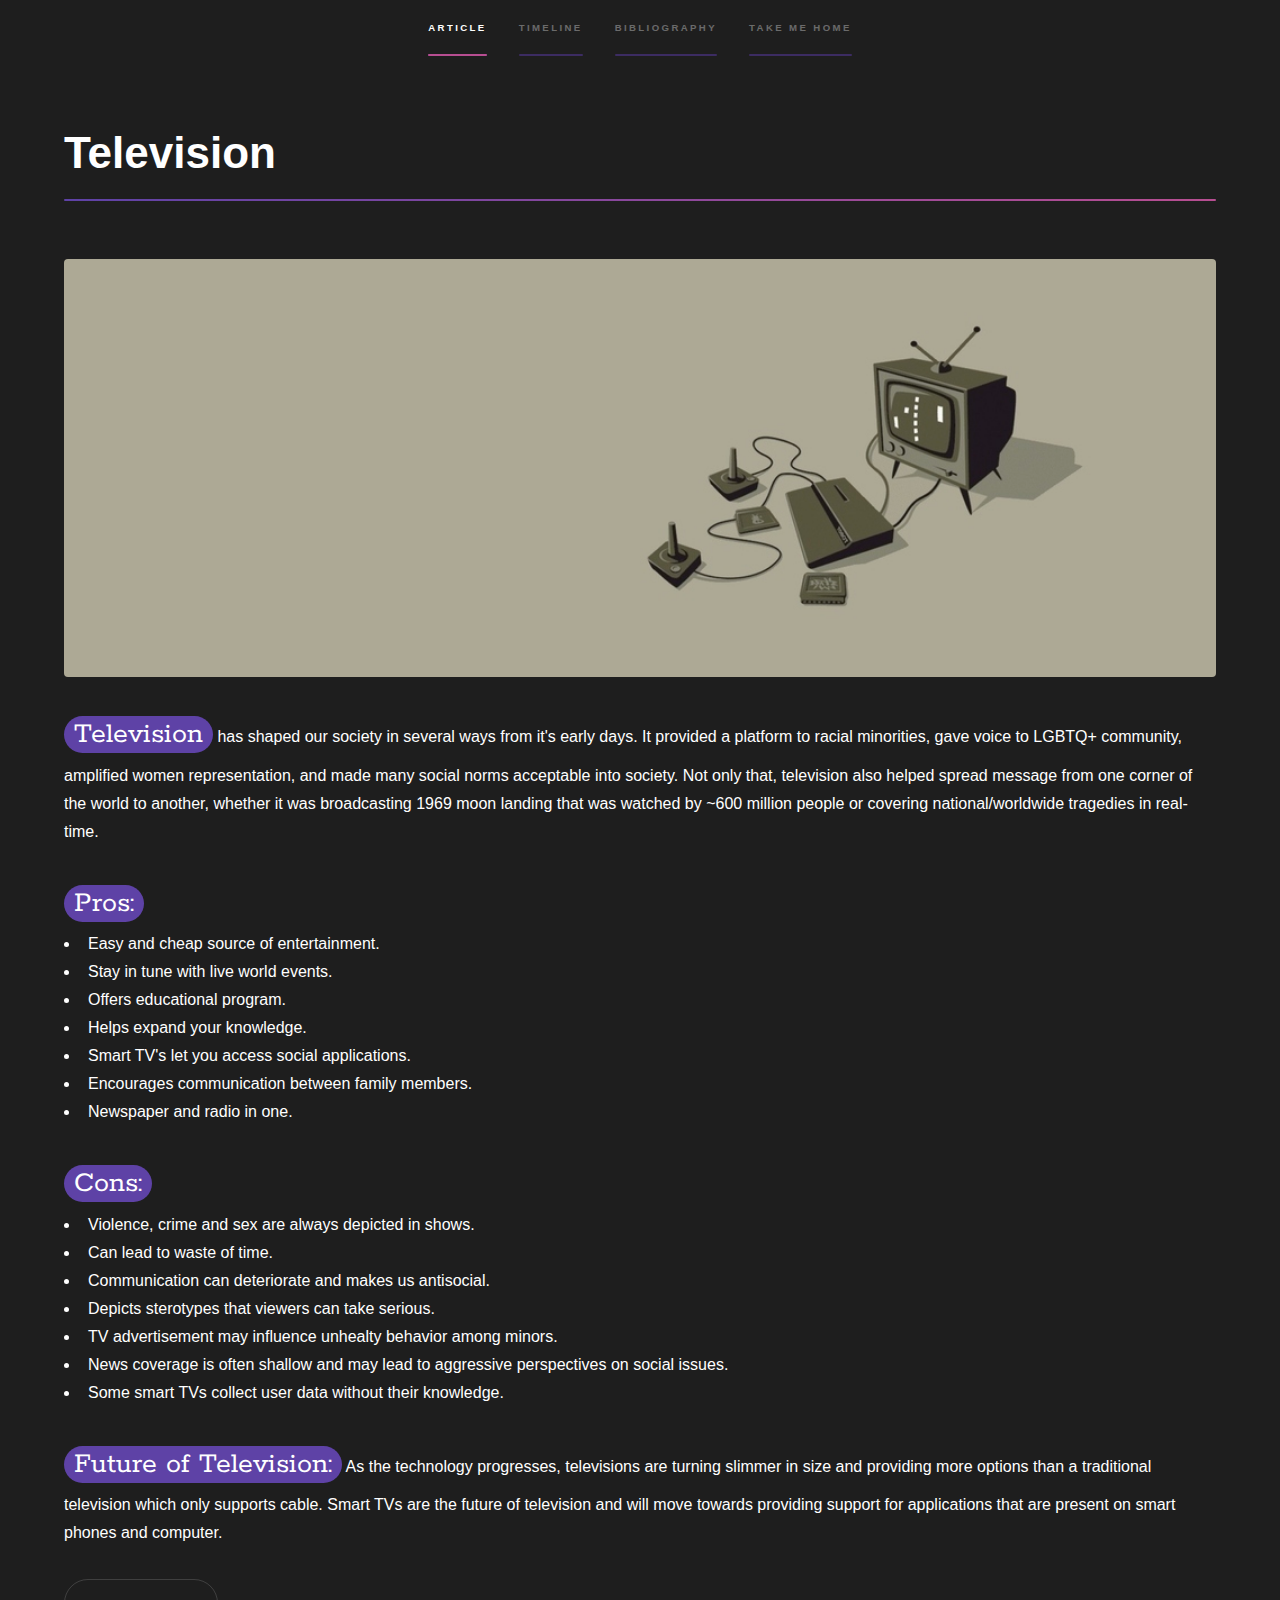
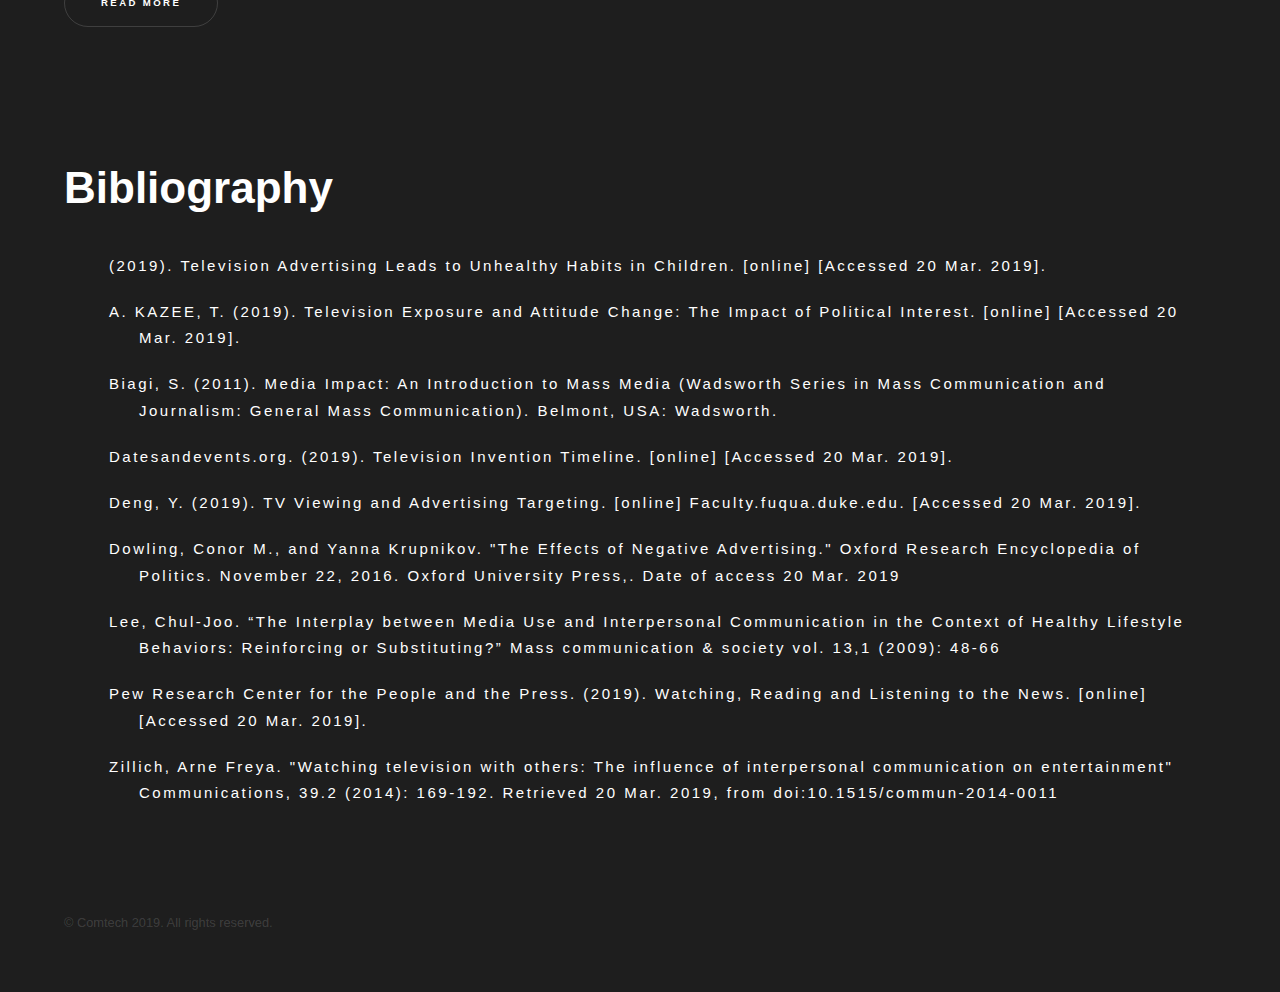
<file: Pages/TV.html>
<!DOCTYPE HTML>

<html>

<head>
	<title>Article - Television</title>
	<meta charset="utf-8" />
	<link rel="stylesheet" href="../assets/css/main.css" />
	<link rel="stylesheet" href="../assets/css/custom.css" />
	<link rel="shortcut icon" type="image/png" href="../images/favicon.png" />
	<meta name="viewport" content="width=device-width, initial-scale=1, user-scalable=no" />
	<noscript>
		<link rel="stylesheet" href="../assets/css/noscript.css" />
	</noscript>
</head>

<body class="is-preload">

	<!-- Sidebar -->
	<section id="sidebar">
		<div class="inner">
			<nav>
				<ul>
					<li><a href="#main">Article</a></li>
					<li><a href="../Timelines/TV.html">Timeline</a></li>
					<li><a href="#biblio">Bibliography</a></li>
					<li><a href="../index.html">Take Me Home</a></li>
				</ul>
			</nav>
		</div>
	</section>

	<!-- Wrapper -->
	<div id="wrapper">

		<!-- Main -->
		<section id="main" class="wrapper mainStyle fade-up">
			<div class="inner">
				<h1 class="major">Television</h1>
				<span class="image fit"><img src="../images/tvBanner.png" alt="" /></span>
				<p>
					<m>Television</m> has shaped our society in several ways from it's early days. It provided a
					platform to
					racial minorities, gave voice to LGBTQ+ community, amplified women representation, and made many
					social norms acceptable into society. Not only that, television also helped spread message from one
					corner of the world to another, whether it was broadcasting 1969 moon landing that was watched by
					~600 million people or covering national/worldwide tragedies in real-time.
				</p>

				<m>Pros:</m>
				<ul>
					<li>Easy and cheap source of entertainment.</li>
					<li>Stay in tune with live world events.</li>
					<li>Offers educational program.</li>
					<li>Helps expand your knowledge.</li>
					<li>Smart TV's let you access social applications.</li>
					<li>Encourages communication between family members.</li>
					<li>Newspaper and radio in one.</li>
				</ul>

				<m>Cons:</m>
				<ul>
					<li>Violence, crime and sex are always depicted in shows.</li>
					<li>Can lead to waste of time.</li>
					<li>Communication can deteriorate and makes us antisocial.</li>
					<li>Depicts sterotypes that viewers can take serious.</li>
					<li>TV advertisement may influence unhealty behavior among minors.</li>
					<li>News coverage is often shallow and may lead to aggressive perspectives on social issues.</li>
					<li>Some smart TVs collect user data without their knowledge.</li>
				</ul>

				<p>
					<m>Future of Television:</m> As the technology progresses, televisions are turning slimmer in size
					and providing more options than a traditional television which only supports cable. Smart TVs are
					the
					future of television and will move towards providing support for applications that are present on
					smart phones and computer.
				</p>

				<ul class="actions">
					<li><a href="../papers/TelevisionPaper.html" class="button scrolly">Read more</a></li>
				</ul>
			</div>
		</section>

		<section id="biblio" class="wrapper mainStyle fade-up">
			<div class="inner">
				<h1>Bibliography</h1>
				<div>
					<div class="biblio">
						(2019). Television Advertising Leads to Unhealthy Habits in Children. [online] [Accessed 20
						Mar. 2019].
					</div>
					<div class="biblio">
						A. KAZEE, T. (2019). Television Exposure and Attitude Change: The Impact of Political
						Interest. [online] [Accessed 20 Mar. 2019].
					</div>
					<div class="biblio">
						Biagi, S. (2011). Media Impact: An Introduction to Mass Media (Wadsworth Series in Mass
						Communication and Journalism: General Mass Communication). Belmont, USA: Wadsworth.
					</div>
					<div class="biblio">
						Datesandevents.org. (2019). Television Invention Timeline. [online] [Accessed 20 Mar. 2019].
					</div>
					<div class="biblio">
						Deng, Y. (2019). TV Viewing and Advertising Targeting. [online] Faculty.fuqua.duke.edu.
						[Accessed 20 Mar. 2019].
					</div>
					<div class="biblio">
						Dowling, Conor M., and Yanna Krupnikov. "The Effects of Negative Advertising." Oxford
						Research Encyclopedia of Politics. November 22, 2016. Oxford University Press,. Date of access
						20 Mar. 2019
					</div>
					<div class="biblio">
						Lee, Chul-Joo. “The Interplay between Media Use and Interpersonal Communication in the
						Context of Healthy Lifestyle Behaviors: Reinforcing or Substituting?” Mass communication &
						society vol. 13,1 (2009): 48-66
					</div>
					<div class="biblio">
						Pew Research Center for the People and the Press. (2019). Watching, Reading and Listening to
						the News. [online] [Accessed 20 Mar. 2019].
					</div>
					<div class="biblio">
						Zillich, Arne Freya. "Watching television with others: The influence of interpersonal
						communication on entertainment" Communications, 39.2 (2014): 169-192. Retrieved 20 Mar. 2019,
						from doi:10.1515/commun-2014-0011
					</div>
				</div>
		</section>

	</div>

	<!-- Footer -->
	<footer id="footer" class="wrapper mainStyle">
		<div class="inner">
			<ul class="menu">
				<li>&copy; Comtech 2019. All rights reserved.</li>
			</ul>
		</div>
	</footer>

	<!-- Scripts -->
	<script src="../assets/js/jquery.min.js"></script>
	<script src="../assets/js/jquery.scrollex.min.js"></script>
	<script src="../assets/js/jquery.scrolly.min.js"></script>
	<script src="../assets/js/browser.min.js"></script>
	<script src="../assets/js/breakpoints.min.js"></script>
	<script src="../assets/js/util.js"></script>
	<script src="../assets/js/main.js"></script>

</body>

</html>
</file>
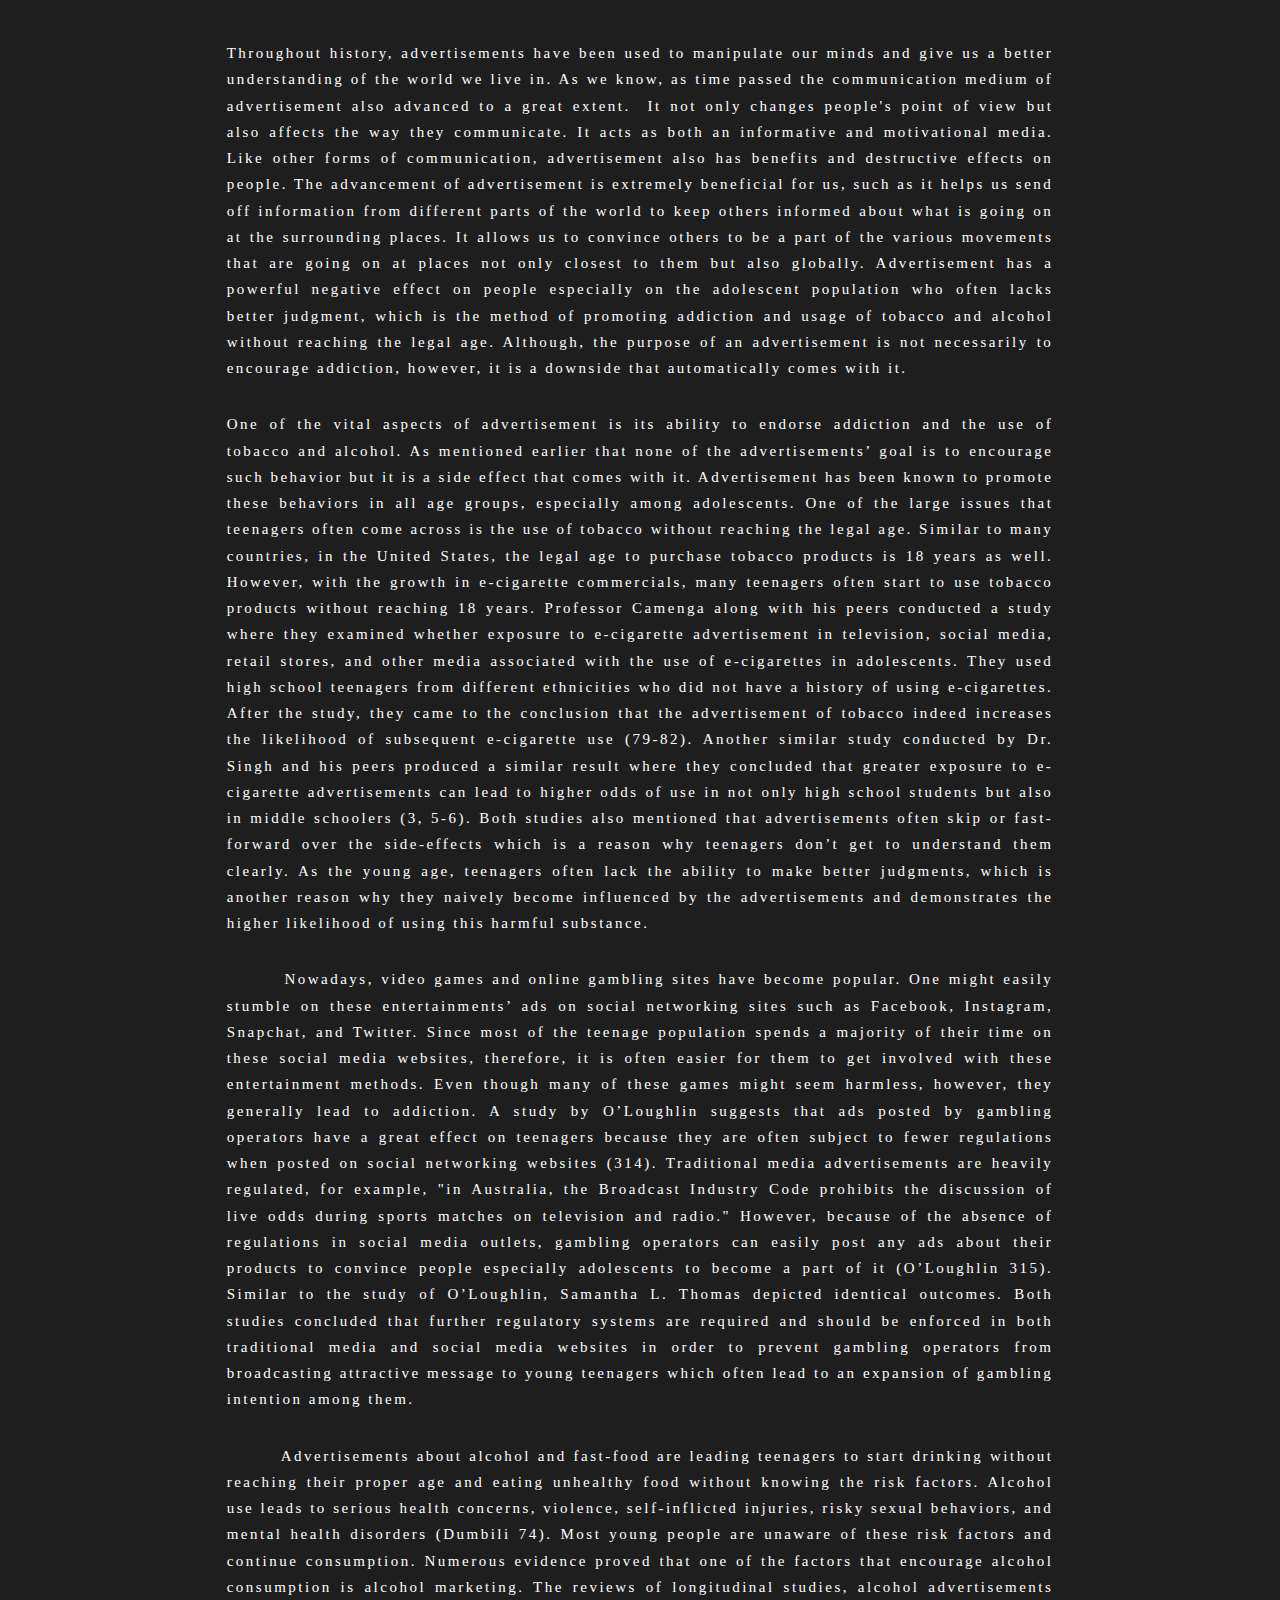
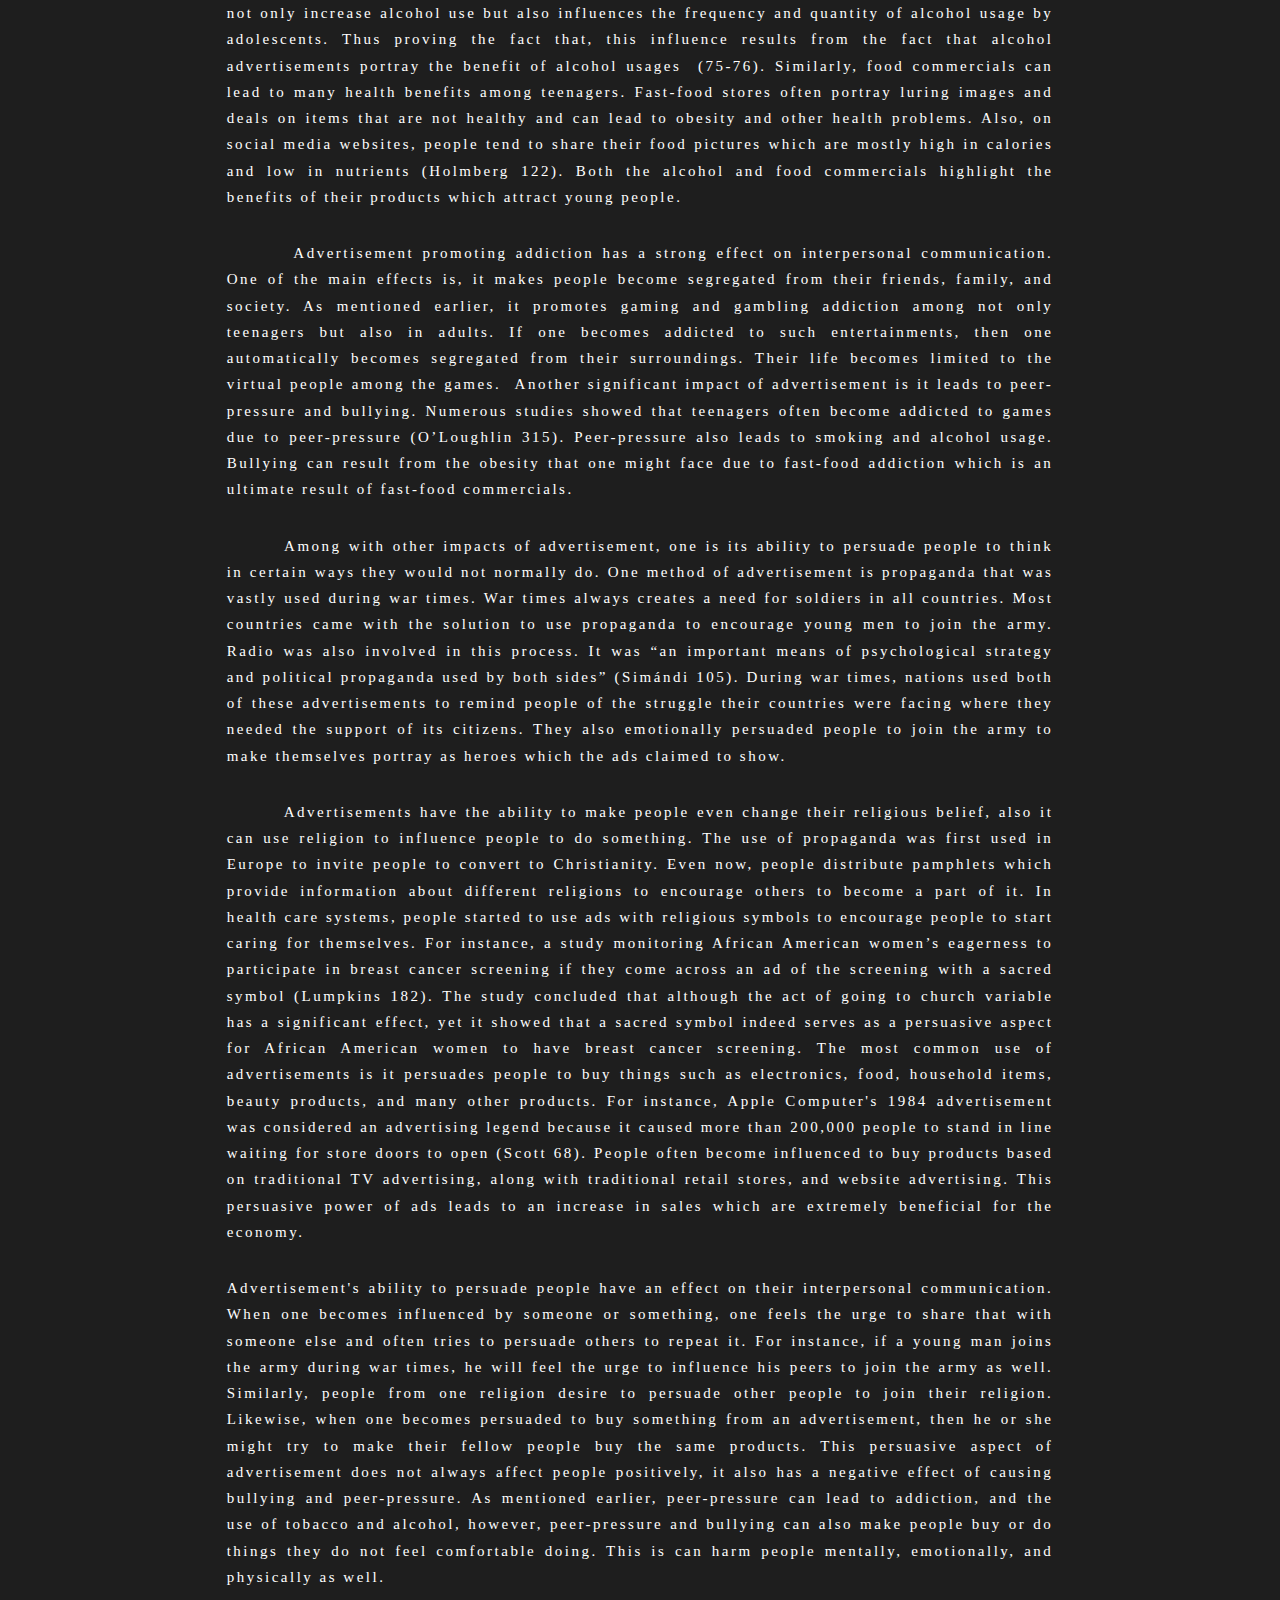
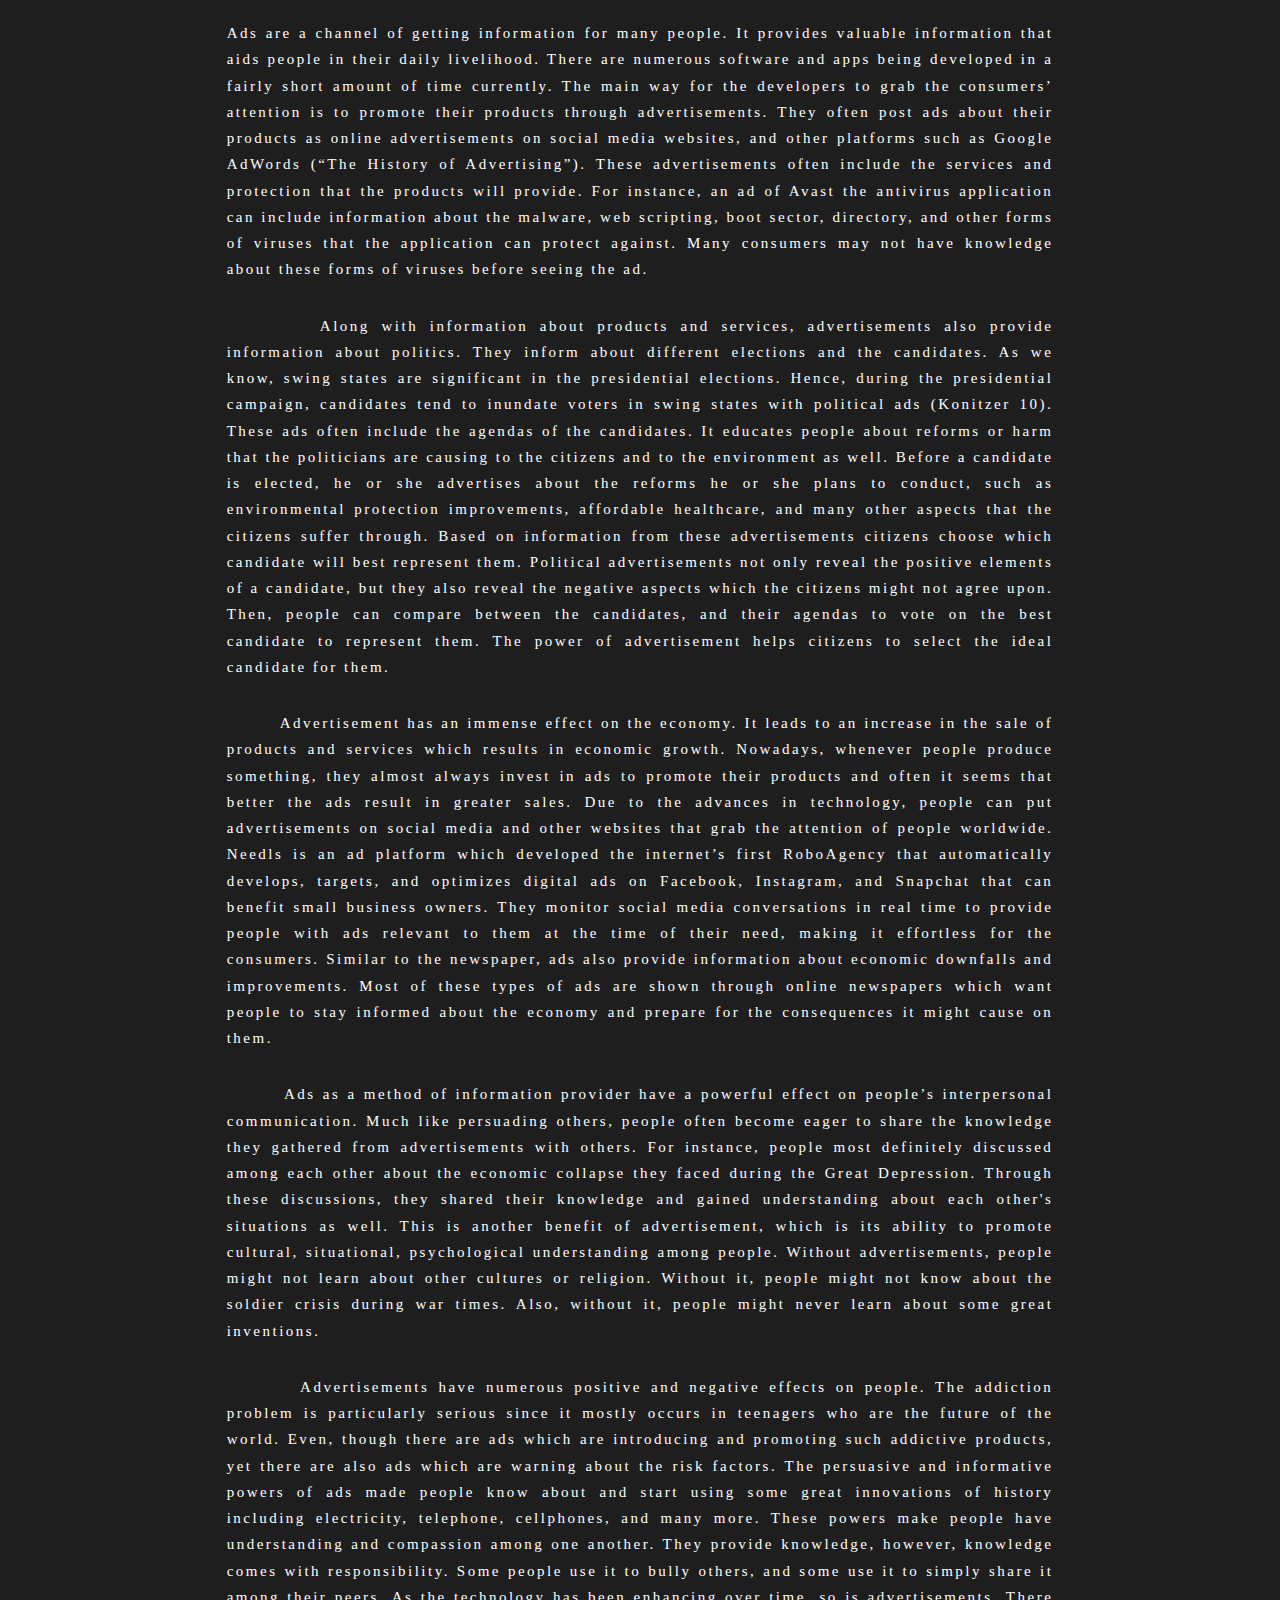
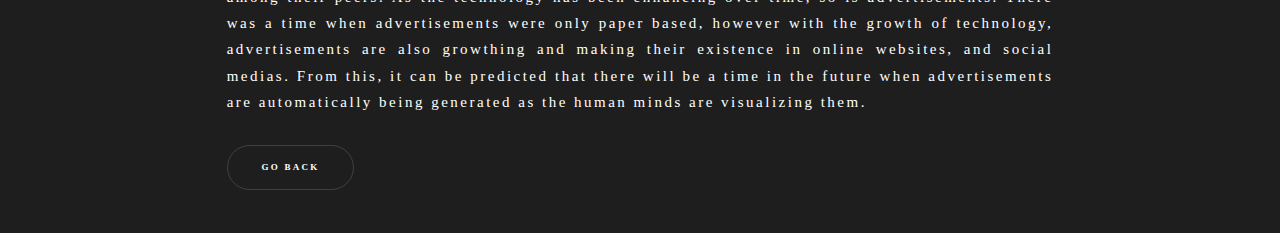
<file: papers/AdPaper.html>
<html>

<head>
        <title>Article - Advertisement</title>
        <meta charset="utf-8" />
        <link rel="stylesheet" href="../assets/css/main.css" />
        <link rel="shortcut icon" type="image/png" href="../images/favicon.png" />
        <meta name="viewport" content="width=device-width, initial-scale=1, user-scalable=no" />
</head>

<body style="margin: auto; width: 75%; color: white;
text-align: justify; background-color: #1e1e1e;
padding: 30pt 50pt 10pt 50pt; letter-spacing: 2.5px;
font-family: 'Times New Roman', Times, serif; font-size: 15px;">
        <p><span>Throughout history, advertisements have been used to manipulate our minds and
                        give
                        us a better understanding of the world we live in. As we know, as time passed the communication
                        medium of
                        advertisement also advanced to a great extent. &nbsp;It not only changes people&#39;s point of
                        view but also
                        affects the way they communicate. It acts as both an informative and motivational media. Like
                        other forms of
                        communication, advertisement also has benefits and destructive effects on people. The
                        advancement of
                        advertisement is extremely beneficial for us, such as it helps us send off information from
                        different parts
                        of the world to keep others informed about what is going on at the surrounding places. It allows
                        us to
                        convince others to be a part of the various movements that are going on at places not only
                        closest to them
                        but also globally. Advertisement has a powerful negative effect on people especially on the
                        adolescent
                        population who often lacks better judgment, which is the method of promoting addiction and usage
                        of tobacco
                        and alcohol without reaching the legal age. Although, the purpose of an advertisement is not
                        necessarily to
                        encourage addiction, however, it is a downside that automatically comes with it. </span></p>
        <p><span>One of the vital aspects of advertisement is its ability to endorse addiction
                        and
                        the use of tobacco and alcohol. As mentioned earlier that none of the advertisements&rsquo; goal
                        is to
                        encourage such behavior but it is a side effect that comes with it. Advertisement has been known
                        to promote
                        these behaviors in all age groups, especially among adolescents. One of the large issues that
                        teenagers
                        often come across is the use of tobacco without reaching the legal age. Similar to many
                        countries, in the
                        United States, the legal age to purchase tobacco products is 18 years as well. However, with the
                        growth in
                        e-cigarette commercials, many teenagers often start to use tobacco products without reaching 18
                        years.
                        Professor Camenga along with his peers conducted a study where they examined whether exposure to
                        e-cigarette
                        advertisement in television, social media, retail stores, and other media associated with the
                        use of
                        e-cigarettes in adolescents. They used high school teenagers from different ethnicities who did
                        not have a
                        history of using e-cigarettes. After the study, they came to the conclusion that the
                        advertisement of
                        tobacco indeed increases the likelihood of subsequent e-cigarette use (79-82). Another similar
                        study
                        conducted by Dr. Singh and his peers produced a similar result where they concluded that greater
                        exposure to
                        e-cigarette advertisements can lead to higher odds of use in not only high school students but
                        also in
                        middle schoolers (3, 5-6). Both studies also mentioned that advertisements often skip or
                        fast-forward over
                        the side-effects which is a reason why teenagers don&rsquo;t get to understand them clearly. As
                        the young
                        age, teenagers often lack the ability to make better judgments, which is another reason why they
                        naively
                        become influenced by the advertisements and demonstrates the higher likelihood of using this
                        harmful
                        substance. </span></p>
        <p><span>&nbsp;&nbsp;&nbsp;&nbsp;&nbsp;&nbsp;&nbsp;&nbsp;Nowadays, video games and online
                        gambling sites have become popular. One might easily stumble on these entertainments&rsquo; ads
                        on social
                        networking sites such as Facebook, Instagram, Snapchat, and Twitter. Since most of the teenage
                        population
                        spends a majority of their time on these social media websites, therefore, it is often easier
                        for them to
                        get involved with these entertainment methods. Even though many of these games might seem
                        harmless, however,
                        they generally lead to addiction. A study by O&rsquo;Loughlin suggests that ads posted by
                        gambling operators
                        have a great effect on teenagers because they are often subject to fewer regulations when posted
                        on social
                        networking websites (314). Traditional media advertisements are heavily regulated, for example,
                        &quot;in
                        Australia, the Broadcast Industry Code prohibits the discussion of live odds during sports
                        matches on
                        television and radio.&quot; However, because of the absence of regulations in social media
                        outlets, gambling
                        operators can easily post any ads about their products to convince people especially adolescents
                        to become a
                        part of it (O&rsquo;Loughlin 315). Similar to the study of O&rsquo;Loughlin, Samantha L. Thomas
                        depicted
                        identical outcomes. Both studies concluded that further regulatory systems are required and
                        should be
                        enforced in both traditional media and social media websites in order to prevent gambling
                        operators from
                        broadcasting attractive message to young teenagers which often lead to an expansion of gambling
                        intention
                        among them. </span></p>
        <p><span>&nbsp;&nbsp;&nbsp;&nbsp;&nbsp;&nbsp;&nbsp;&nbsp;Advertisements about alcohol and
                        fast-food are leading teenagers to start drinking without reaching their proper age and eating
                        unhealthy
                        food without knowing the risk factors. Alcohol use leads to serious health concerns, violence,
                        self-inflicted injuries, risky sexual behaviors, and mental health disorders (Dumbili 74). Most
                        young people
                        are unaware of these risk factors and continue consumption. Numerous evidence proved that one of
                        the factors
                        that encourage alcohol consumption is alcohol marketing. The reviews of longitudinal studies,
                        alcohol
                        advertisements not only increase alcohol use but also influences the frequency and quantity of
                        alcohol usage
                        by adolescents. Thus proving the fact that, this influence results from the fact that alcohol
                        advertisements
                        portray the benefit of alcohol usages &nbsp;(75-76). Similarly, food commercials can lead to
                        many health
                        benefits among teenagers. Fast-food stores often portray luring images and deals on items that
                        are not
                        healthy and can lead to obesity and other health problems. Also, on social media websites,
                        people tend to
                        share their food pictures which are mostly high in calories and low in nutrients (Holmberg 122).
                        Both the
                        alcohol and food commercials highlight the benefits of their products which attract young
                        people. </span>
        </p>
        <p><span>&nbsp;&nbsp;&nbsp;&nbsp;&nbsp;&nbsp;&nbsp;&nbsp;Advertisement promoting addiction
                        has
                        a strong effect on interpersonal communication. One of the main effects is, it makes people
                        become
                        segregated from their friends, family, and society. As mentioned earlier, it promotes gaming and
                        gambling
                        addiction among not only teenagers but also in adults. If one becomes addicted to such
                        entertainments, then
                        one automatically becomes segregated from their surroundings. Their life becomes limited to the
                        virtual
                        people among the games. &nbsp;Another significant impact of advertisement is it leads to
                        peer-pressure and
                        bullying. Numerous studies showed that teenagers often become addicted to games due to
                        peer-pressure
                        (O&rsquo;Loughlin 315). Peer-pressure also leads to smoking and alcohol usage. Bullying can
                        result from the
                        obesity that one might face due to fast-food addiction which is an ultimate result of fast-food
                        commercials.
                </span></p>
        <p><span>&nbsp;&nbsp;&nbsp;&nbsp;&nbsp;&nbsp;&nbsp;&nbsp;Among with other impacts of
                        advertisement, one is its ability to persuade people to think in certain ways they would not
                        normally do.
                        One method of advertisement is propaganda that was vastly used during war times. War times
                        always creates a
                        need for soldiers in all countries. Most countries came with the solution to use propaganda to
                        encourage
                        young men to join the army. Radio was also involved in this process. It was &ldquo;an important
                        means of
                        psychological strategy and political propaganda used by both sides&rdquo; (Sim&aacute;ndi 105).
                        During war
                        times, nations used both of these advertisements to remind people of the struggle their
                        countries were
                        facing where they needed the support of its citizens. They also emotionally persuaded people to
                        join the
                        army to make themselves portray as heroes which the ads claimed to show. </span></p>
        <p><span>&nbsp;&nbsp;&nbsp;&nbsp;&nbsp;&nbsp;&nbsp;&nbsp;Advertisements have the ability
                        to
                        make people even change their religious belief, also it can use religion to influence people to
                        do
                        something. The use of propaganda was first used in Europe to invite people to convert to
                        Christianity. Even
                        now, people distribute pamphlets which provide information about different religions to
                        encourage others to
                        become a part of it. In health care systems, people started to use ads with religious symbols to
                        encourage
                        people to start caring for themselves. For instance, a study monitoring African American
                        women&rsquo;s
                        eagerness to participate in breast cancer screening if they come across an ad of the screening
                        with a sacred
                        symbol (Lumpkins 182). The study concluded that although the act of going to church variable has
                        a
                        significant effect, yet it showed that a sacred symbol indeed serves as a persuasive aspect for
                        African
                        American women to have breast cancer screening. The most common use of advertisements is it
                        persuades people
                        to buy things such as electronics, food, household items, beauty products, and many other
                        products. For
                        instance, Apple Computer&#39;s 1984 advertisement was considered an advertising legend because
                        it caused
                        more than 200,000 people to stand in line waiting for store doors to open (Scott 68). People
                        often become
                        influenced to buy products based on traditional TV advertising, along with traditional retail
                        stores, and
                        website advertising. This persuasive power of ads leads to an increase in sales which are
                        extremely
                        beneficial for the economy.</span></p>
        <p><span>Advertisement&#39;s ability to persuade people have an effect on their
                        interpersonal communication. When one becomes influenced by someone or something, one feels the
                        urge to
                        share that with someone else and often tries to persuade others to repeat it. For instance, if a
                        young man
                        joins the army during war times, he will feel the urge to influence his peers to join the army
                        as well.
                        Similarly, people from one religion desire to persuade other people to join their religion.
                        Likewise, when
                        one becomes persuaded to buy something from an advertisement, then he or she might try to make
                        their fellow
                        people buy the same products. This persuasive aspect of advertisement does not always affect
                        people
                        positively, it also has a negative effect of causing bullying and peer-pressure. As mentioned
                        earlier,
                        peer-pressure can lead to addiction, and the use of tobacco and alcohol, however, peer-pressure
                        and bullying
                        can also make people buy or do things they do not feel comfortable doing. This is can harm
                        people mentally,
                        emotionally, and physically as well. </span></p>
        <p><span>Ads are a channel of getting information for many people. It provides valuable
                        information that aids people in their daily livelihood. There are numerous software and apps
                        being developed
                        in a fairly short amount of time currently. The main way for the developers to grab the
                        consumers&rsquo;
                        attention is to promote their products through advertisements. They often post ads about their
                        products as
                        online advertisements on social media websites, and other platforms such as Google AdWords
                        (&ldquo;The
                        History of Advertising&rdquo;). These advertisements often include the services and protection
                        that the
                        products will provide. For instance, an ad of Avast the antivirus application can include
                        information about
                        the malware, web scripting, boot sector, directory, and other forms of viruses that the
                        application can
                        protect against. Many consumers may not have knowledge about these forms of viruses before
                        seeing the ad.
                </span></p>
        <p><span>&nbsp;&nbsp;&nbsp;&nbsp;&nbsp;&nbsp;&nbsp;&nbsp;Along with information about
                        products
                        and services, advertisements also provide information about politics. They inform about
                        different elections
                        and the candidates. As we know, swing states are significant in the presidential elections.
                        Hence, during
                        the presidential campaign, candidates tend to inundate voters in swing states with political ads
                        (Konitzer
                        10). These ads often include the agendas of the candidates. It educates people about reforms or
                        harm that
                        the politicians are causing to the citizens and to the environment as well. Before a candidate
                        is elected,
                        he or she advertises about the reforms he or she plans to conduct, such as environmental
                        protection
                        improvements, affordable healthcare, and many other aspects that the citizens suffer through.
                        Based on
                        information from these advertisements citizens choose which candidate will best represent them.
                        Political
                        advertisements not only reveal the positive elements of a candidate, but they also reveal the
                        negative
                        aspects which the citizens might not agree upon. Then, people can compare between the
                        candidates, and their
                        agendas to vote on the best candidate to represent them. The power of advertisement helps
                        citizens to select
                        the ideal candidate for them.</span></p>
        <p><span>&nbsp;&nbsp;&nbsp;&nbsp;&nbsp;&nbsp;&nbsp;&nbsp;Advertisement has an immense
                        effect
                        on the economy. It leads to an increase in the sale of products and services which results in
                        economic
                        growth. Nowadays, whenever people produce something, they almost always invest in ads to promote
                        their
                        products and often it seems that better the ads result in greater sales. Due to the advances in
                        technology,
                        people can put advertisements on social media and other websites that grab the attention of
                        people
                        worldwide. Needls is an ad platform which developed the internet&rsquo;s first RoboAgency that
                        automatically
                        develops, targets, and optimizes digital ads on Facebook, Instagram, and Snapchat that can
                        benefit small
                        business owners. They monitor social media conversations in real time to provide people with ads
                        relevant to
                        them at the time of their need, making it effortless for the consumers. Similar to the
                        newspaper, ads also
                        provide information about economic downfalls and improvements. Most of these types of ads are
                        shown through
                        online newspapers which want people to stay informed about the economy and prepare for the
                        consequences it
                        might cause on them. </span></p>
        <p><span>&nbsp;&nbsp;&nbsp;&nbsp;&nbsp;&nbsp;&nbsp;&nbsp;Ads as a method of information
                        provider have a powerful effect on people&rsquo;s interpersonal communication. Much like
                        persuading others,
                        people often become eager to share the knowledge they gathered from advertisements with others.
                        For
                        instance, people most definitely discussed among each other about the economic collapse they
                        faced during
                        the Great Depression. Through these discussions, they shared their knowledge and gained
                        understanding about
                        each other&#39;s situations as well. This is another benefit of advertisement, which is its
                        ability to
                        promote cultural, situational, psychological understanding among people. Without advertisements,
                        people
                        might not learn about other cultures or religion. Without it, people might not know about the
                        soldier crisis
                        during war times. Also, without it, people might never learn about some great inventions.
                </span></p>
        <p><span class="c3">&nbsp;&nbsp;&nbsp;&nbsp;&nbsp;&nbsp;&nbsp;&nbsp;Advertisements have numerous
                        positive
                        and negative effects on people. The addiction problem is particularly serious since it mostly
                        occurs in
                        teenagers who are the future of the world. Even, though there are ads which are introducing and
                        promoting
                        such addictive products, yet there are also ads which are warning about the risk factors. The
                        persuasive and
                        informative powers of ads made people know about and start using some great innovations of
                        history including
                        electricity, telephone, cellphones, and many more. These powers make people have understanding
                        and
                        compassion among one another. They provide knowledge, however, knowledge comes with
                        responsibility. Some
                        people use it to bully others, and some use it to simply share it among their peers.
                </span><span class="c0">As the technology has been enhancing over time, so is advertisements. There was
                        a time when
                        advertisements were only paper based, however with the growth of technology, advertisements are
                        also
                        growthing and making their existence in online websites, and social medias. From this, it can be
                        predicted
                        that there will be a time in the future when advertisements are automatically being generated as
                        the human
                        minds are visualizing them.</span></p>

        <ul class="actions">
                <li><a href="../Pages/Ads.html" class="button scrolly">Go Back</a></li>
        </ul>
</body>

</html>
</file>
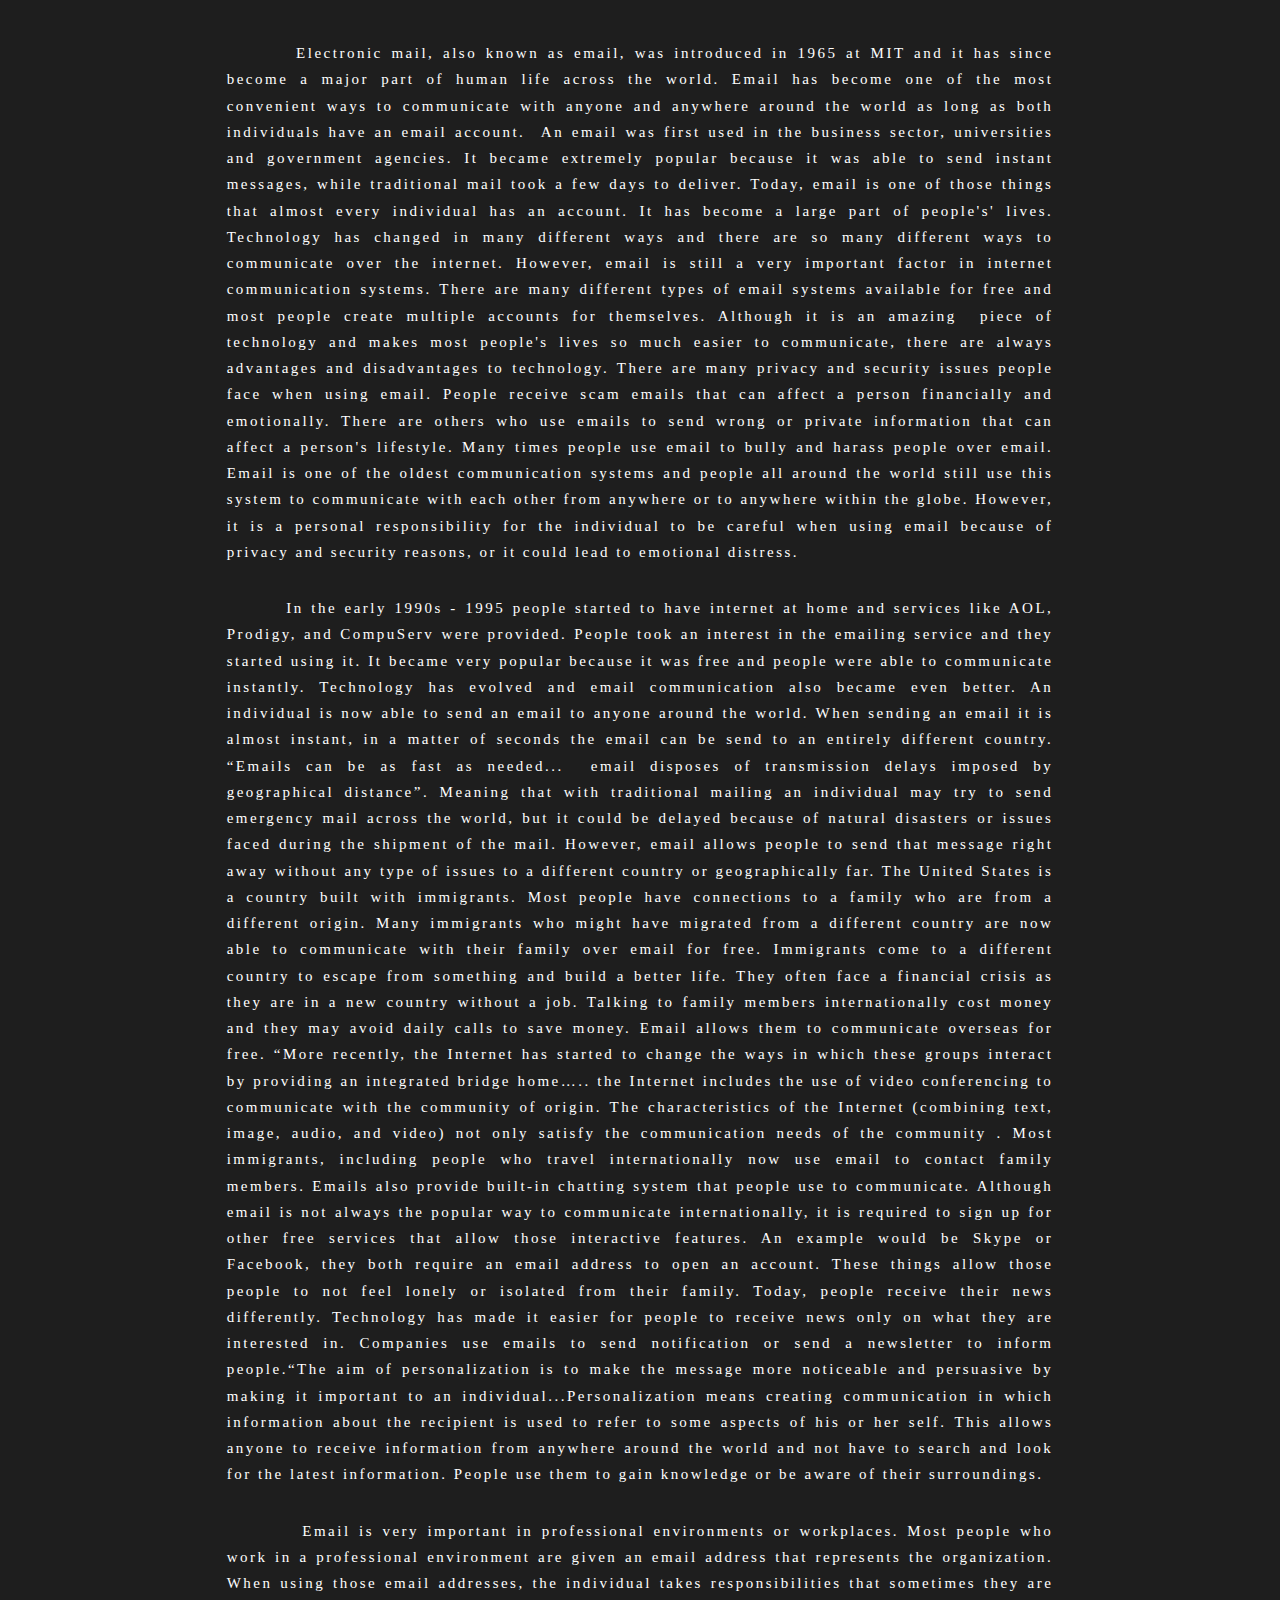
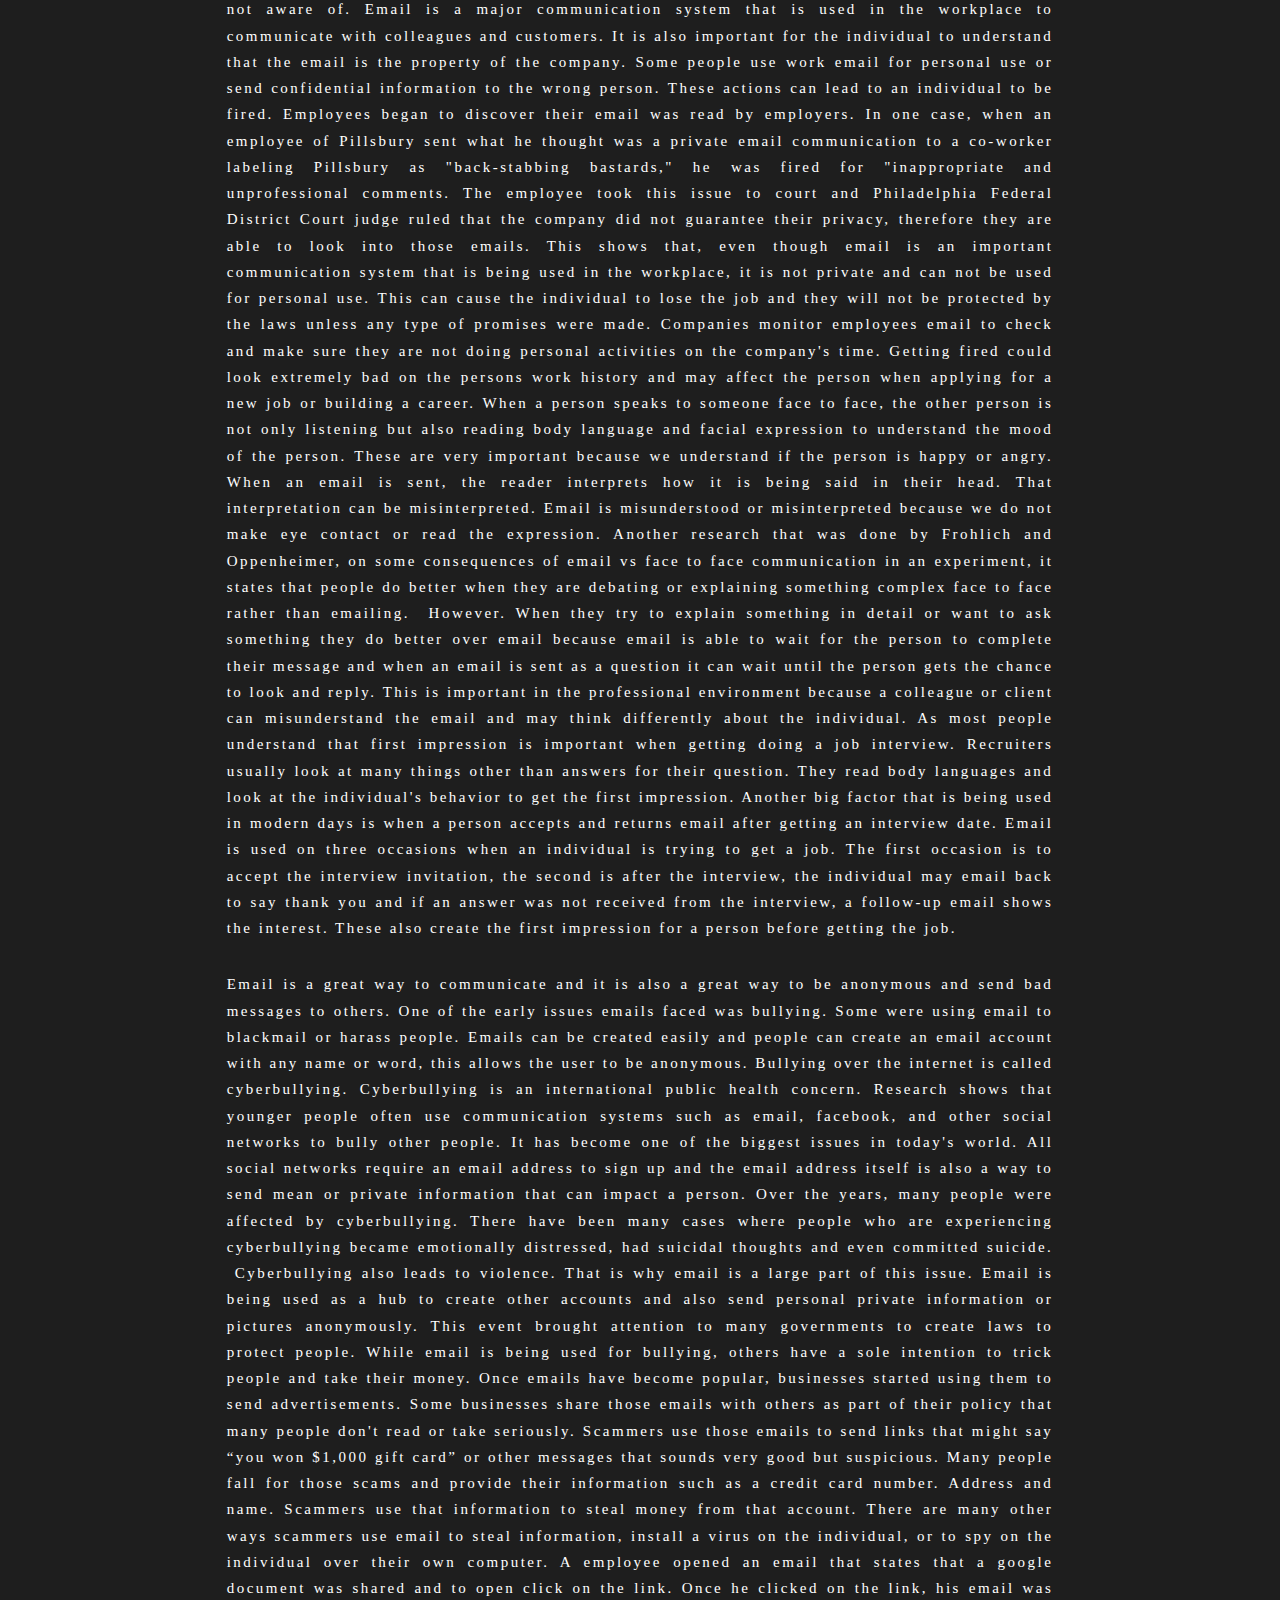
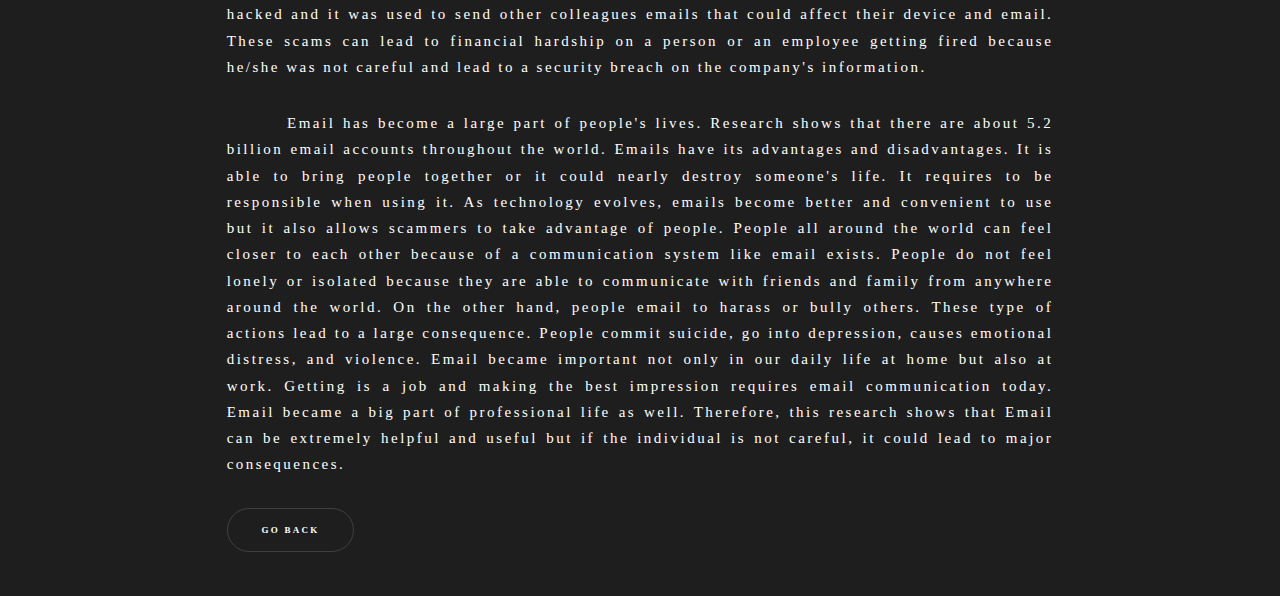
<file: papers/EmailPaper.html>
<html>

<head>
    <title>Article - Email</title>
    <meta charset="utf-8" />
    <link rel="stylesheet" href="../assets/css/main.css" />
    <link rel="shortcut icon" type="image/png" href="../images/favicon.png" />
    <meta name="viewport" content="width=device-width, initial-scale=1, user-scalable=no" />
</head>

<body style="margin: auto; width: 75%; color: white;
text-align: justify; background-color: #1e1e1e;
padding: 30pt 50pt 10pt 50pt; letter-spacing: 2.5px;
font-family: 'Times New Roman', Times, serif; font-size: 15px;">
    <p><span>&nbsp;&nbsp;&nbsp;&nbsp;&nbsp;&nbsp;&nbsp;&nbsp;Electronic mail, also known as email,
            was introduced in 1965 at MIT and it has since become a major part of human life across the world. Email has
            become one of the most convenient ways to communicate with anyone and anywhere around the world as long as
            both individuals have an email account. &nbsp;An email was first used in the business sector, universities
            and government agencies. It became extremely popular because it was able to send instant messages, while
            traditional mail took a few days to deliver. Today, email is one of those things that almost every
            individual has an account. It has become a large part of people&#39;s&#39; lives. Technology has changed in
            many different ways and there are so many different ways to communicate over the internet. However, email is
            still a very important factor in internet communication systems. There are many different types of email
            systems available for free and most people create multiple accounts for themselves. Although it is an
            amazing &nbsp;piece of technology and makes most people&#39;s lives so much easier to communicate, there are
            always advantages and disadvantages to technology. There are many privacy and security issues people face
            when using email. People receive scam emails that can affect a person financially and emotionally. There are
            others who use emails to send wrong or private information that can affect a person&#39;s lifestyle. Many
            times people use email to bully and harass people over email. Email is one of the oldest communication
            systems and people all around the world still use this system to communicate with each other from anywhere
            or to anywhere within the globe. However, it is a personal responsibility for the individual to be careful
            when using email because of privacy and security reasons, or it could lead to emotional distress.
            &nbsp;</span></p>
    <p><span>&nbsp;&nbsp;&nbsp;&nbsp;&nbsp;&nbsp;&nbsp;&nbsp;In the early 1990s - 1995 people
            started to have internet at home and services like AOL, Prodigy, and CompuServ were provided. People took an
            interest in the emailing service and they started using it. It became very popular because it was free and
            people were able to communicate instantly. Technology has evolved and email communication also became even
            better. An individual is now able to send an email to anyone around the world. When sending an email it is
            almost instant, in a matter of seconds the email can be send to an entirely different country. &ldquo;Emails
            can be as fast as needed... &nbsp;email disposes of transmission delays imposed by geographical
            distance&rdquo;. Meaning that with traditional mailing an individual may try to send emergency mail across
            the world, but it could be delayed because of natural disasters or issues faced during the shipment of the
            mail. However, email allows people to send that message right away without any type of issues to a different
            country or geographically far. The United States is a country built with immigrants. Most people have
            connections to a family who are from a different origin. Many immigrants who might have migrated from a
            different country are now able to communicate with their family over email for free. Immigrants come to a
            different country to escape from something and build a better life. They often face a financial crisis as
            they are in a new country without a job. Talking to family members internationally cost money and they may
            avoid daily calls to save money. Email allows them to communicate overseas for free. &ldquo;More recently,
            the Internet has started to change the ways in which these groups interact by providing an integrated bridge
            home&hellip;.. the Internet includes the use of video conferencing to communicate with the community of
            origin. The characteristics of the Internet (combining text, image, audio, and video) not only satisfy the
            communication needs of the community . Most immigrants, including people who travel internationally now use
            email to contact family members. Emails also provide built-in chatting system that people use to
            communicate. Although email is not always the popular way to communicate internationally, it is required to
            sign up for other free services that allow those interactive features. An example would be Skype or
            Facebook, they both require an email address to open an account. These things allow those people to not feel
            lonely or isolated from their family. Today, people receive their news differently. Technology has made it
            easier for people to receive news only on what they are interested in. Companies use emails to send
            notification or send a newsletter to inform people.&ldquo;The aim of personalization is to make the message
            more noticeable and persuasive by making it important to an individual...Personalization means creating
            communication in which information about the recipient is used to refer to some aspects of his or her self.
            This allows anyone to receive information from anywhere around the world and not have to search and look for
            the latest information. People use them to gain knowledge or be aware of their surroundings.</span></p>
    <p><span>&nbsp;&nbsp;&nbsp;&nbsp;&nbsp;&nbsp;&nbsp;&nbsp;&nbsp;Email is very important in
            professional environments or workplaces. Most people who work in a professional environment are given an
            email address that represents the organization. When using those email addresses, the individual takes
            responsibilities that sometimes they are not aware of. Email is a major communication system that is used in
            the workplace to communicate with colleagues and customers. It is also important for the individual to
            understand that the email is the property of the company. Some people use work email for personal use or
            send confidential information to the wrong person. These actions can lead to an individual to be fired.
            Employees began to discover their email was read by employers. In one case, when an employee of Pillsbury
            sent what he thought was a private email communication to a co-worker labeling Pillsbury as
            &quot;back-stabbing bastards,&quot; he was fired for &quot;inappropriate and unprofessional comments. The
            employee took this issue to court and Philadelphia Federal District Court judge ruled that the company did
            not guarantee their privacy, therefore they are able to look into those emails. This shows that, even though
            email is an important communication system that is being used in the workplace, it is not private and can
            not be used for personal use. This can cause the individual to lose the job and they will not be protected
            by the laws unless any type of promises were made. Companies monitor employees email to check and make sure
            they are not doing personal activities on the company&#39;s time. Getting fired could look extremely bad on
            the persons work history and may affect the person when applying for a new job or building a career. When a
            person speaks to someone face to face, the other person is not only listening but also reading body language
            and facial expression to understand the mood of the person. These are very important because we understand
            if the person is happy or angry. When an email is sent, the reader interprets how it is being said in their
            head. That interpretation can be misinterpreted. Email is misunderstood or misinterpreted because we do not
            make eye contact or read the expression. Another research that was done by Frohlich and Oppenheimer, on some
            consequences of email vs face to face communication in an experiment, it states that people do better when
            they are debating or explaining something complex face to face rather than emailing. &nbsp;However. When
            they try to explain something in detail or want to ask something they do better over email because email is
            able to wait for the person to complete their message and when an email is sent as a question it can wait
            until the person gets the chance to look and reply. This is important in the professional environment
            because a colleague or client can misunderstand the email and may think differently about the individual. As
            most people understand that first impression is important when getting doing a job interview. Recruiters
            usually look at many things other than answers for their question. They read body languages and look at the
            individual&#39;s behavior to get the first impression. Another big factor that is being used in modern days
            is when a person accepts and returns email after getting an interview date. Email is used on three occasions
            when an individual is trying to get a job. The first occasion is to accept the interview invitation, the
            second is after the interview, the individual may email back to say thank you and if an answer was not
            received from the interview, a follow-up email shows the interest. These also create the first impression
            for a person before getting the job.</span></p>
    <p><span>Email is a great way to communicate and it is also a great way to be anonymous and
            send bad messages to others. One of the early issues emails faced was bullying. Some were using email to
            blackmail or harass people. Emails can be created easily and people can create an email account with any
            name or word, this allows the user to be anonymous. Bullying over the internet is called cyberbullying.
            Cyberbullying is an international public health concern. Research shows that younger people often use
            communication systems such as email, facebook, and other social networks to bully other people. It has
            become one of the biggest issues in today&#39;s world. All social networks require an email address to sign
            up and the email address itself is also a way to send mean or private information that can impact a person.
            Over the years, many people were affected by cyberbullying. There have been many cases where people who are
            experiencing cyberbullying became emotionally distressed, had suicidal thoughts and even committed suicide.
            &nbsp;Cyberbullying also leads to violence. That is why email is a large part of this issue. Email is being
            used as a hub to create other accounts and also send personal private information or pictures anonymously.
            This event brought attention to many governments to create laws to protect people. While email is being used
            for bullying, others have a sole intention to trick people and take their money. Once emails have become
            popular, businesses started using them to send advertisements. Some businesses share those emails with
            others as part of their policy that many people don&#39;t read or take seriously. Scammers use those emails
            to send links that might say &ldquo;you won $1,000 gift card&rdquo; or other messages that sounds very good
            but suspicious. Many people fall for those scams and provide their information such as a credit card number.
            Address and name. Scammers use that information to steal money from that account. There are many other ways
            scammers use email to steal information, install a virus on the individual, or to spy on the individual over
            their own computer. A employee opened an email that states that a google document was shared and to open
            click on the link. Once he clicked on the link, his email was hacked and it was used to send other
            colleagues emails that could affect their device and email. These scams can lead to financial hardship on a
            person or an employee getting fired because he/she was not careful and lead to a security breach on the
            company&#39;s information.</span></p>
    <p><span>&nbsp;&nbsp;&nbsp;&nbsp;&nbsp;&nbsp;&nbsp;&nbsp;Email has become a large part of
            people&#39;s lives. Research shows that there are about 5.2 billion email accounts throughout the world.
            Emails have its advantages and disadvantages. It is able to bring people together or it could nearly destroy
            someone&#39;s life. It requires to be responsible when using it. As technology evolves, emails become better
            and convenient to use but it also allows scammers to take advantage of people. People all around the world
            can feel closer to each other because of a communication system like email exists. People do not feel lonely
            or isolated because they are able to communicate with friends and family from anywhere around the world. On
            the other hand, people email to harass or bully others. These type of actions lead to a large consequence.
            People commit suicide, go into depression, causes emotional distress, and violence. Email became important
            not only in our daily life at home but also at work. Getting is a job and making the best impression
            requires email communication today. Email became a big part of professional life as well. Therefore, this
            research shows that Email can be extremely helpful and useful but if the individual is not careful, it could
            lead to major consequences. </span></p>

    <ul class="actions">
        <li><a href="../Pages/Email.html" class="button scrolly">Go Back</a></li>
    </ul>
</body>

</html>
</file>
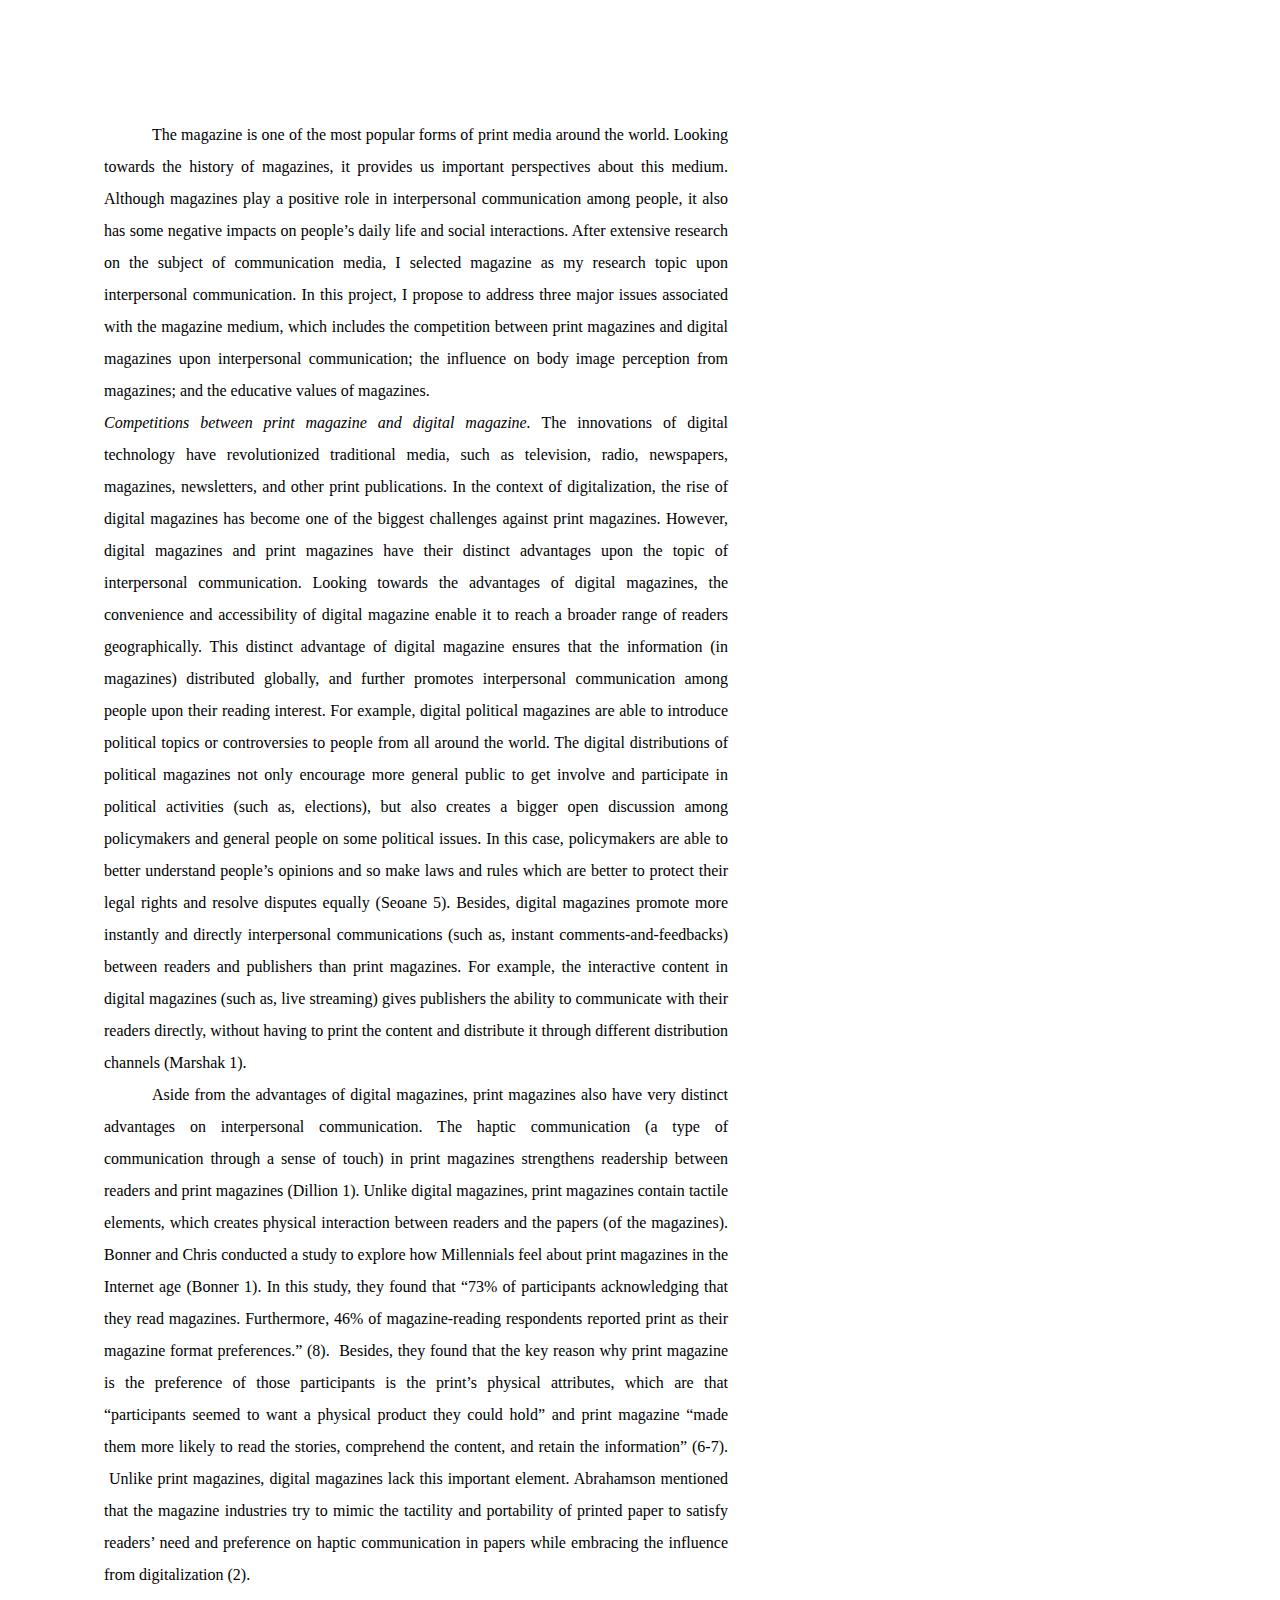
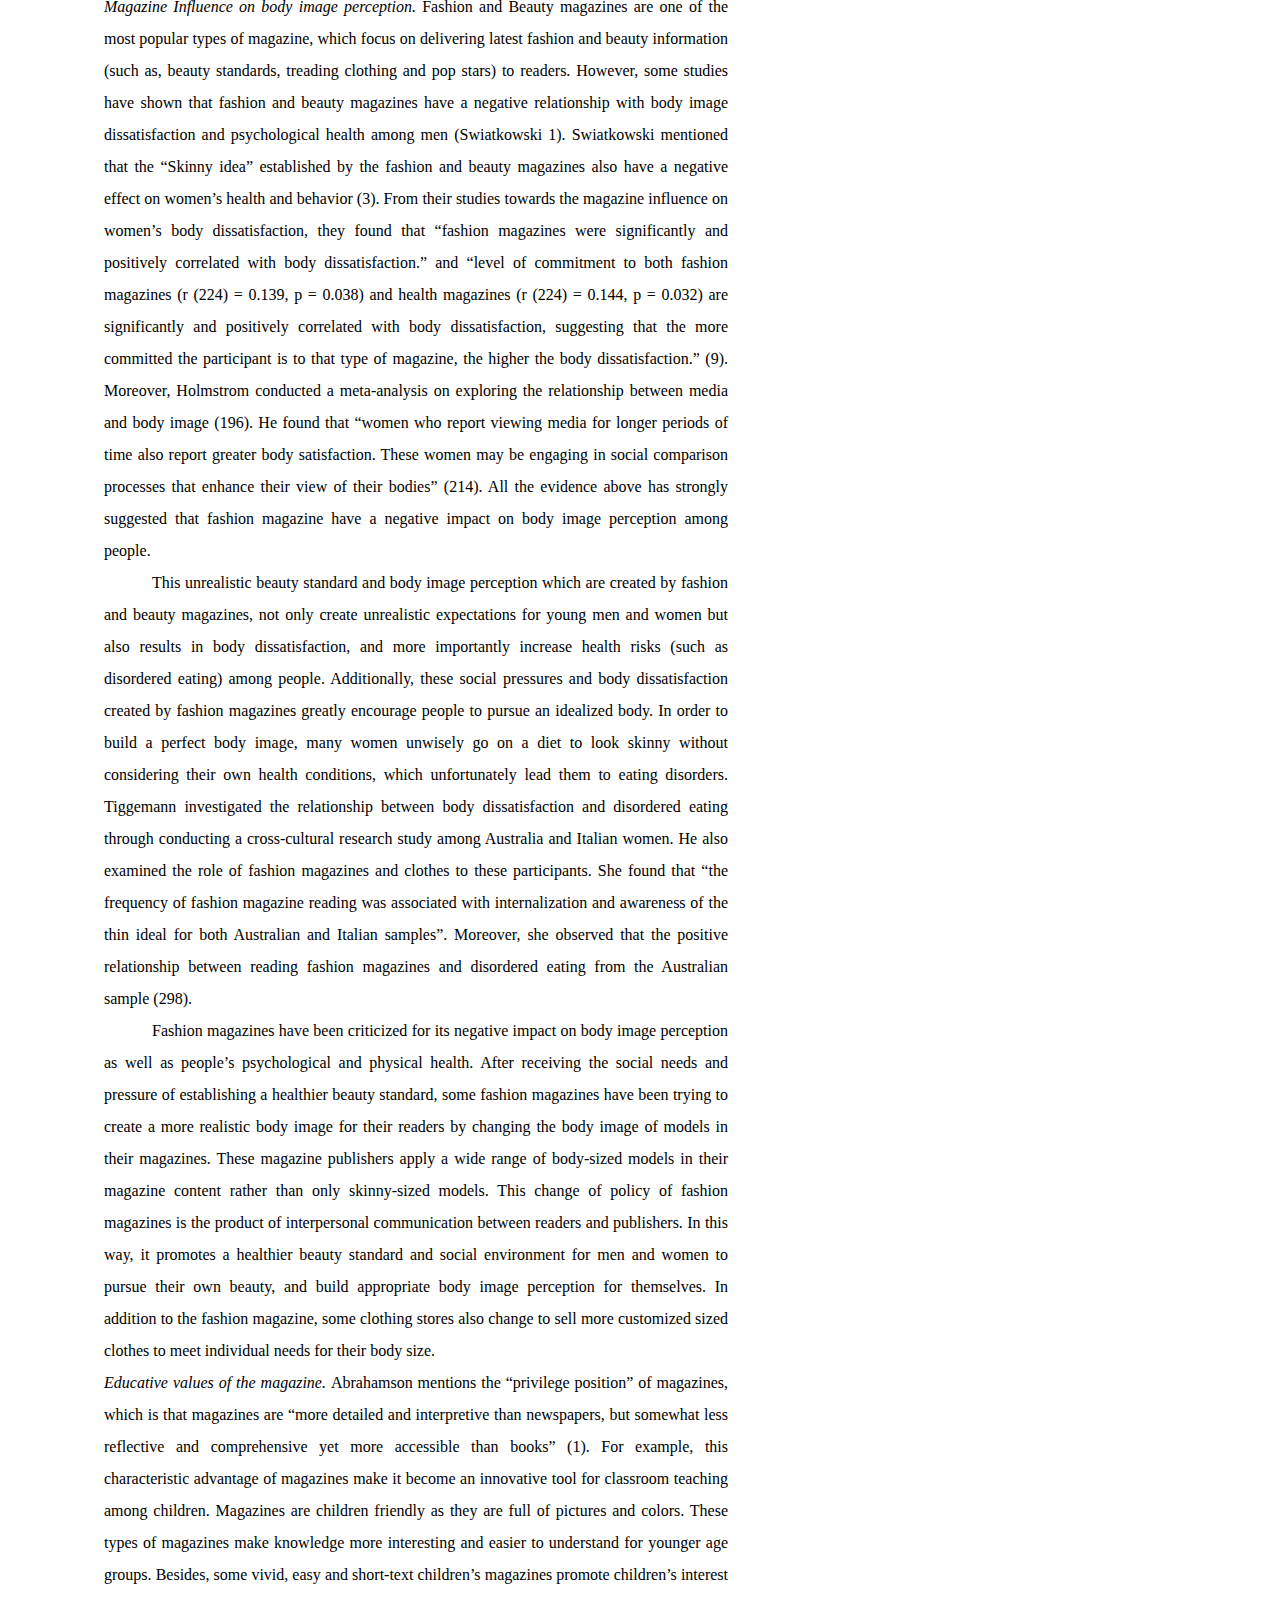
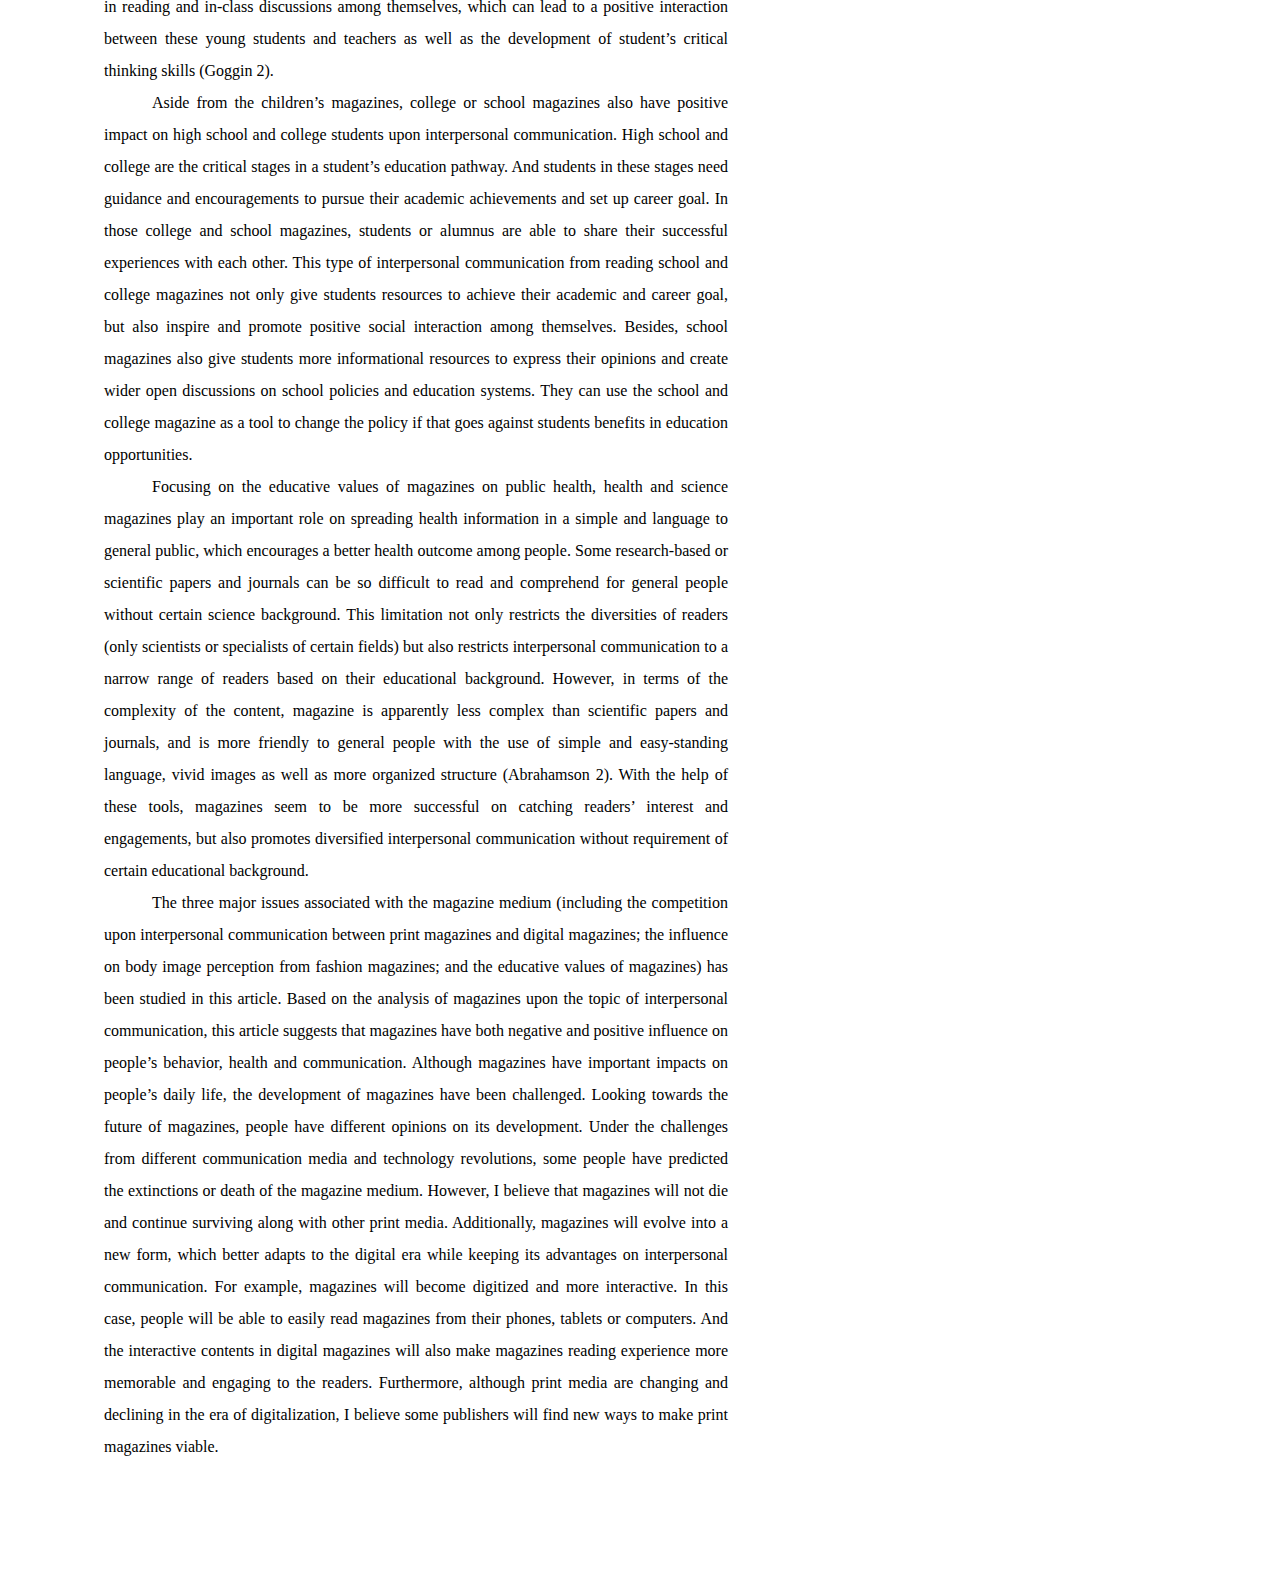
<file: papers/MagazinePaper.html>
<html><head><meta content="text/html; charset=UTF-8" http-equiv="content-type"><style type="text/css">ol{margin:0;padding:0}table td,table th{padding:0}.c0{color:#000000;font-weight:400;text-decoration:none;vertical-align:baseline;font-size:12pt;font-family:"Times New Roman";font-style:normal}.c3{padding-top:0pt;text-indent:36pt;padding-bottom:0pt;line-height:2.0;orphans:2;widows:2;text-align:justify}.c5{color:#000000;font-weight:400;text-decoration:none;vertical-align:baseline;font-size:11pt;font-family:"Arial";font-style:normal}.c2{padding-top:0pt;padding-bottom:0pt;line-height:1.15;orphans:2;widows:2;text-align:left;height:11pt}.c4{padding-top:0pt;padding-bottom:0pt;line-height:2.0;orphans:2;widows:2;text-align:justify}.c1{font-size:12pt;font-family:"Times New Roman";font-style:italic;font-weight:400}.c6{background-color:#ffffff;max-width:468pt;padding:72pt 72pt 72pt 72pt}.title{padding-top:0pt;color:#000000;font-size:26pt;padding-bottom:3pt;font-family:"Arial";line-height:1.15;page-break-after:avoid;orphans:2;widows:2;text-align:left}.subtitle{padding-top:0pt;color:#666666;font-size:15pt;padding-bottom:16pt;font-family:"Arial";line-height:1.15;page-break-after:avoid;orphans:2;widows:2;text-align:left}li{color:#000000;font-size:11pt;font-family:"Arial"}p{margin:0;color:#000000;font-size:11pt;font-family:"Arial"}h1{padding-top:20pt;color:#000000;font-size:20pt;padding-bottom:6pt;font-family:"Arial";line-height:1.15;page-break-after:avoid;orphans:2;widows:2;text-align:left}h2{padding-top:18pt;color:#000000;font-size:16pt;padding-bottom:6pt;font-family:"Arial";line-height:1.15;page-break-after:avoid;orphans:2;widows:2;text-align:left}h3{padding-top:16pt;color:#434343;font-size:14pt;padding-bottom:4pt;font-family:"Arial";line-height:1.15;page-break-after:avoid;orphans:2;widows:2;text-align:left}h4{padding-top:14pt;color:#666666;font-size:12pt;padding-bottom:4pt;font-family:"Arial";line-height:1.15;page-break-after:avoid;orphans:2;widows:2;text-align:left}h5{padding-top:12pt;color:#666666;font-size:11pt;padding-bottom:4pt;font-family:"Arial";line-height:1.15;page-break-after:avoid;orphans:2;widows:2;text-align:left}h6{padding-top:12pt;color:#666666;font-size:11pt;padding-bottom:4pt;font-family:"Arial";line-height:1.15;page-break-after:avoid;font-style:italic;orphans:2;widows:2;text-align:left}</style></head><body class="c6"><div><p class="c2"><span class="c5"></span></p></div><p class="c3"><span class="c0">The magazine is one of the most popular forms of print media around the world. Looking towards the history of magazines, it provides us important perspectives about this medium. Although magazines play a positive role in interpersonal communication among people, it also has some negative impacts on people&rsquo;s daily life and social interactions. After extensive research on the subject of communication media, I selected magazine as my research topic upon interpersonal communication. In this project, I propose to address three major issues associated with the magazine medium, which includes the competition between print magazines and digital magazines upon interpersonal communication; the influence on body image perception from magazines; and the educative values of magazines.</span></p><p class="c4"><span class="c1">Competitions between print magazine and digital magazine. </span><span class="c0">The innovations of digital technology have revolutionized traditional media, such as television, radio, newspapers, magazines, newsletters, and other print publications. In the context of digitalization, the rise of digital magazines has become one of the biggest challenges against print magazines. However, digital magazines and print magazines have their distinct advantages upon the topic of interpersonal communication. Looking towards the advantages of digital magazines, the convenience and accessibility of digital magazine enable it to reach a broader range of readers geographically. This distinct advantage of digital magazine ensures that the information (in magazines) distributed globally, and further promotes interpersonal communication among people upon their reading interest. For example, digital political magazines are able to introduce political topics or controversies to people from all around the world. The digital distributions of political magazines not only encourage more general public to get involve and participate in political activities (such as, elections), but also creates a bigger open discussion among policymakers and general people on some political issues. In this case, policymakers are able to better understand people&rsquo;s opinions and so make laws and rules which are better to protect their legal rights and resolve disputes equally (Seoane 5). Besides, digital magazines promote more instantly and directly interpersonal communications (such as, instant comments-and-feedbacks) between readers and publishers than print magazines. For example, the interactive content in digital magazines (such as, live streaming) gives publishers the ability to communicate with their readers directly, without having to print the content and distribute it through different distribution channels (Marshak 1).</span></p><p class="c3"><span class="c0">Aside from the advantages of digital magazines, print magazines also have very distinct advantages on interpersonal communication. The haptic communication (a type of communication through a sense of touch) in print magazines strengthens readership between readers and print magazines (Dillion 1). Unlike digital magazines, print magazines contain tactile elements, which creates physical interaction between readers and the papers (of the magazines). Bonner and Chris conducted a study to explore how Millennials feel about print magazines in the Internet age (Bonner 1). In this study, they found that &ldquo;73% of participants acknowledging that they read magazines. Furthermore, 46% of magazine-reading respondents reported print as their magazine format preferences.&rdquo; (8). &nbsp;Besides, they found that the key reason why print magazine is the preference of those participants is the print&rsquo;s physical attributes, which are that &ldquo;participants seemed to want a physical product they could hold&rdquo; and print magazine &ldquo;made them more likely to read the stories, comprehend the content, and retain the information&rdquo; (6-7). &nbsp;Unlike print magazines, digital magazines lack this important element. Abrahamson mentioned that the magazine industries try to mimic the tactility and portability of printed paper to satisfy readers&rsquo; need and preference on haptic communication in papers while embracing the influence from digitalization (2).</span></p><p class="c4"><span class="c1">Magazine Influence on body image perception. </span><span class="c0">Fashion and Beauty magazines are one of the most popular types of magazine, which focus on delivering latest fashion and beauty information (such as, beauty standards, treading clothing and pop stars) to readers. However, some studies have shown that fashion and beauty magazines have a negative relationship with body image dissatisfaction and psychological health among men (Swiatkowski 1). Swiatkowski mentioned that the &ldquo;Skinny idea&rdquo; established by the fashion and beauty magazines also have a negative effect on women&rsquo;s health and behavior (3). From their studies towards the magazine influence on women&rsquo;s body dissatisfaction, they found that &ldquo;fashion magazines were significantly and positively correlated with body dissatisfaction.&rdquo; and &ldquo;level of commitment to both fashion magazines (r (224) = 0.139, p = 0.038) and health magazines (r (224) = 0.144, p = 0.032) are significantly and positively correlated with body dissatisfaction, suggesting that the more committed the participant is to that type of magazine, the higher the body dissatisfaction.&rdquo; (9). Moreover, Holmstrom conducted a meta-analysis on exploring the relationship between media and body image (196). He found that &ldquo;women who report viewing media for longer periods of time also report greater body satisfaction. These women may be engaging in social comparison processes that enhance their view of their bodies&rdquo; (214). All the evidence above has strongly suggested that fashion magazine have a negative impact on body image perception among people.</span></p><p class="c3"><span class="c0">This unrealistic beauty standard and body image perception which are created by fashion and beauty magazines, not only create unrealistic expectations for young men and women but also results in body dissatisfaction, and more importantly increase health risks (such as disordered eating) among people. Additionally, these social pressures and body dissatisfaction created by fashion magazines greatly encourage people to pursue an idealized body. In order to build a perfect body image, many women unwisely go on a diet to look skinny without considering their own health conditions, which unfortunately lead them to eating disorders. Tiggemann investigated the relationship between body dissatisfaction and disordered eating through conducting a cross-cultural research study among Australia and Italian women. He also examined the role of fashion magazines and clothes to these participants. She found that &ldquo;the frequency of fashion magazine reading was associated with internalization and awareness of the thin ideal for both Australian and Italian samples&rdquo;. Moreover, she observed that the positive relationship between reading fashion magazines and disordered eating from the Australian sample (298).</span></p><p class="c3"><span class="c0">Fashion magazines have been criticized for its negative impact on body image perception as well as people&rsquo;s psychological and physical health. After receiving the social needs and pressure of establishing a healthier beauty standard, some fashion magazines have been trying to create a more realistic body image for their readers by changing the body image of models in their magazines. These magazine publishers apply a wide range of body-sized models in their magazine content rather than only skinny-sized models. This change of policy of fashion magazines is the product of interpersonal communication between readers and publishers. In this way, it promotes a healthier beauty standard and social environment for men and women to pursue their own beauty, and build appropriate body image perception for themselves. In addition to the fashion magazine, some clothing stores also change to sell more customized sized clothes to meet individual needs for their body size.</span></p><p class="c4"><span class="c1">Educative values of the magazine. </span><span class="c0">Abrahamson mentions the &ldquo;privilege position&rdquo; of magazines, which is that magazines are &ldquo;more detailed and interpretive than newspapers, but somewhat less reflective and comprehensive yet more accessible than books&rdquo; (1). For example, this characteristic advantage of magazines make it become an innovative tool for classroom teaching among children. Magazines are children friendly as they are full of pictures and colors. These types of magazines make knowledge more interesting and easier to understand for younger age groups. Besides, some vivid, easy and short-text children&rsquo;s magazines promote children&rsquo;s interest in reading and in-class discussions among themselves, which can lead to a positive interaction between these young students and teachers as well as the development of student&rsquo;s critical thinking skills (Goggin 2).</span></p><p class="c3"><span class="c0">Aside from the children&rsquo;s magazines, college or school magazines also have positive impact on high school and college students upon interpersonal communication. High school and college are the critical stages in a student&rsquo;s education pathway. And students in these stages need guidance and encouragements to pursue their academic achievements and set up career goal. In those college and school magazines, students or alumnus are able to share their successful experiences with each other. This type of interpersonal communication from reading school and college magazines not only give students resources to achieve their academic and career goal, but also inspire and promote positive social interaction among themselves. Besides, school magazines also give students more informational resources to express their opinions and create wider open discussions on school policies and education systems. They can use the school and college magazine as a tool to change the policy if that goes against students benefits in education opportunities.</span></p><p class="c3"><span class="c0">Focusing on the educative values of magazines on public health, health and science magazines play an important role on spreading health information in a simple and language to general public, which encourages a better health outcome among people. Some research-based or scientific papers and journals can be so difficult to read and comprehend for general people without certain science background. This limitation not only restricts the diversities of readers (only scientists or specialists of certain fields) but also restricts interpersonal communication to a narrow range of readers based on their educational background. However, in terms of the complexity of the content, magazine is apparently less complex than scientific papers and journals, and is more friendly to general people with the use of simple and easy-standing language, vivid images as well as more organized structure (Abrahamson 2). With the help of these tools, magazines seem to be more successful on catching readers&rsquo; interest and engagements, but also promotes diversified interpersonal communication without requirement of certain educational background.</span></p><p class="c3"><span class="c0">The three major issues associated with the magazine medium (including the competition upon interpersonal communication between print magazines and digital magazines; the influence on body image perception from fashion magazines; and the educative values of magazines) has been studied in this article. Based on the analysis of magazines upon the topic of interpersonal communication, this article suggests that magazines have both negative and positive influence on people&rsquo;s behavior, health and communication. Although magazines have important impacts on people&rsquo;s daily life, the development of magazines have been challenged. Looking towards the future of magazines, people have different opinions on its development. Under the challenges from different communication media and technology revolutions, some people have predicted the extinctions or death of the magazine medium. However, I believe that magazines will not die and continue surviving along with other print media. Additionally, magazines will evolve into a new form, which better adapts to the digital era while keeping its advantages on interpersonal communication. For example, magazines will become digitized and more interactive. In this case, people will be able to easily read magazines from their phones, tablets or computers. And the interactive contents in digital magazines will also make magazines reading experience more memorable and engaging to the readers. Furthermore, although print media are changing and declining in the era of digitalization, I believe some publishers will find new ways to make print magazines viable. </span></p><p class="c2"><span class="c5"></span></p></body></html>
</file>
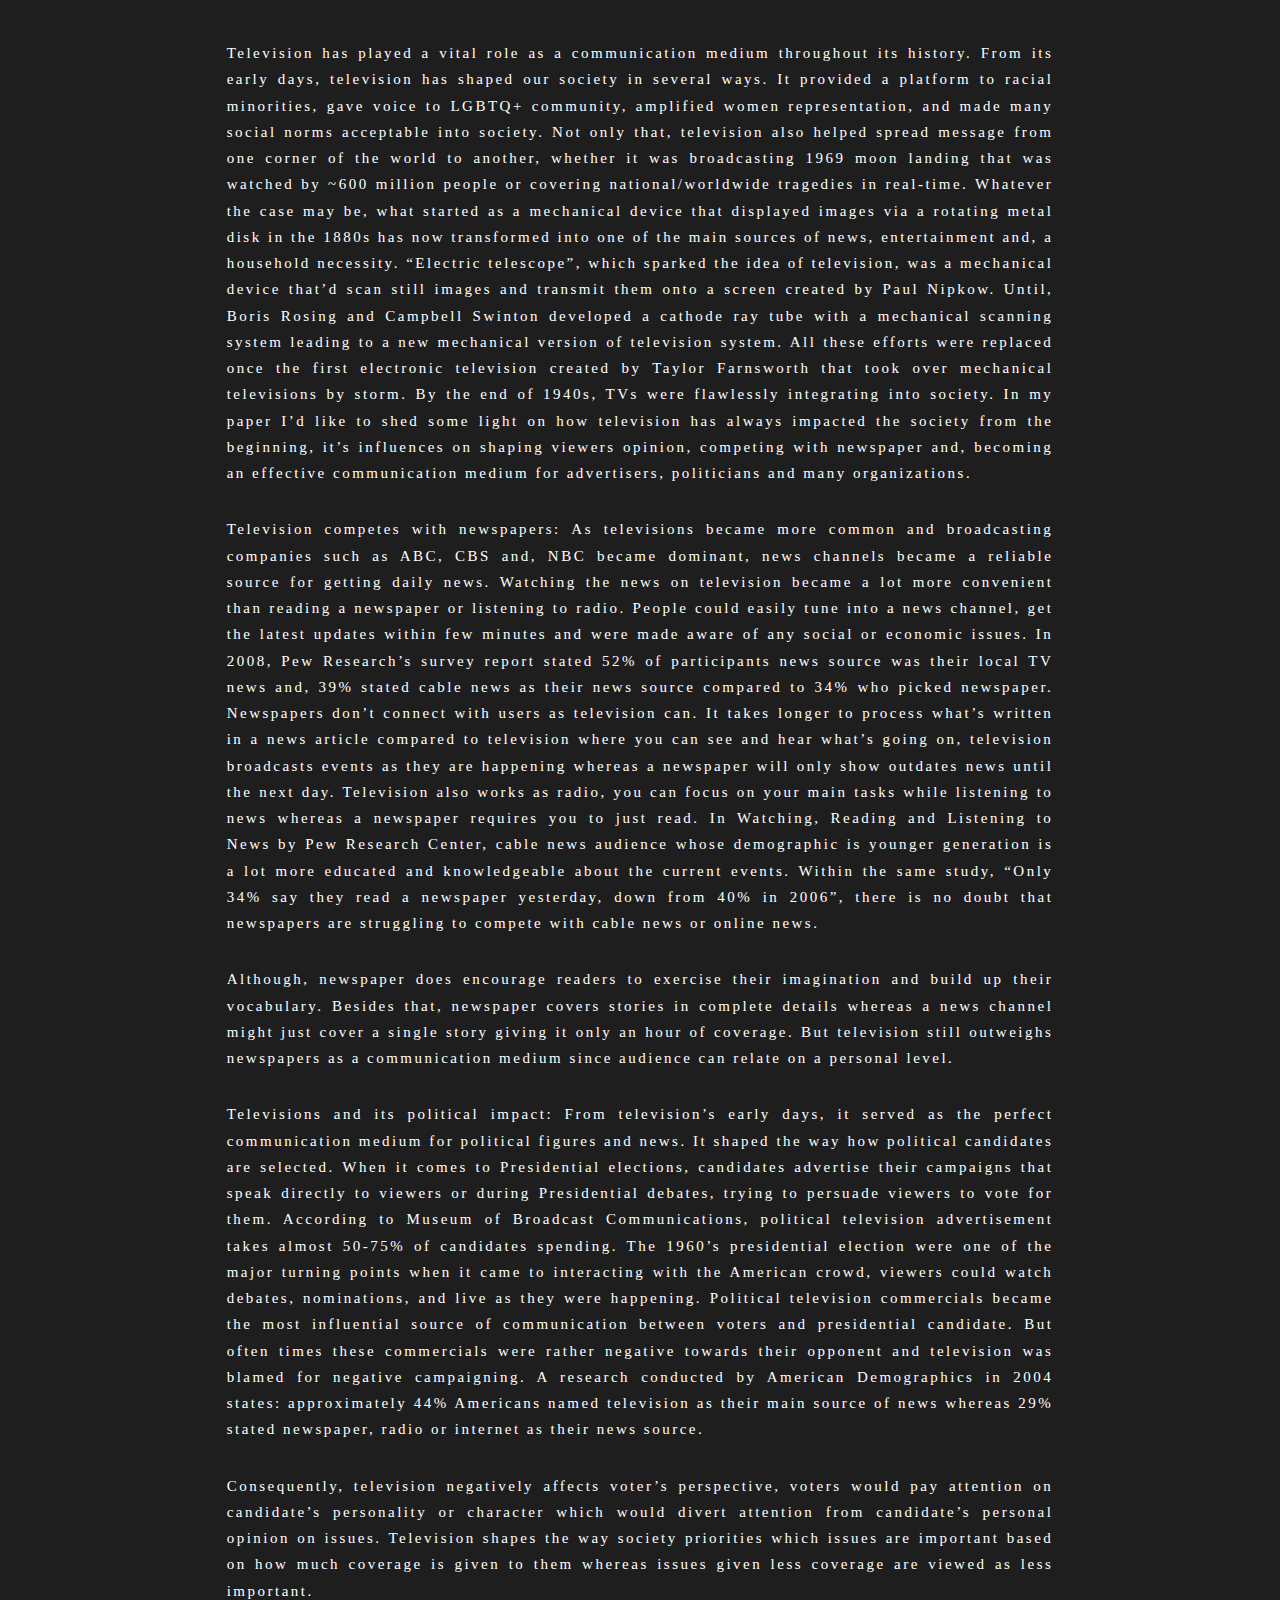
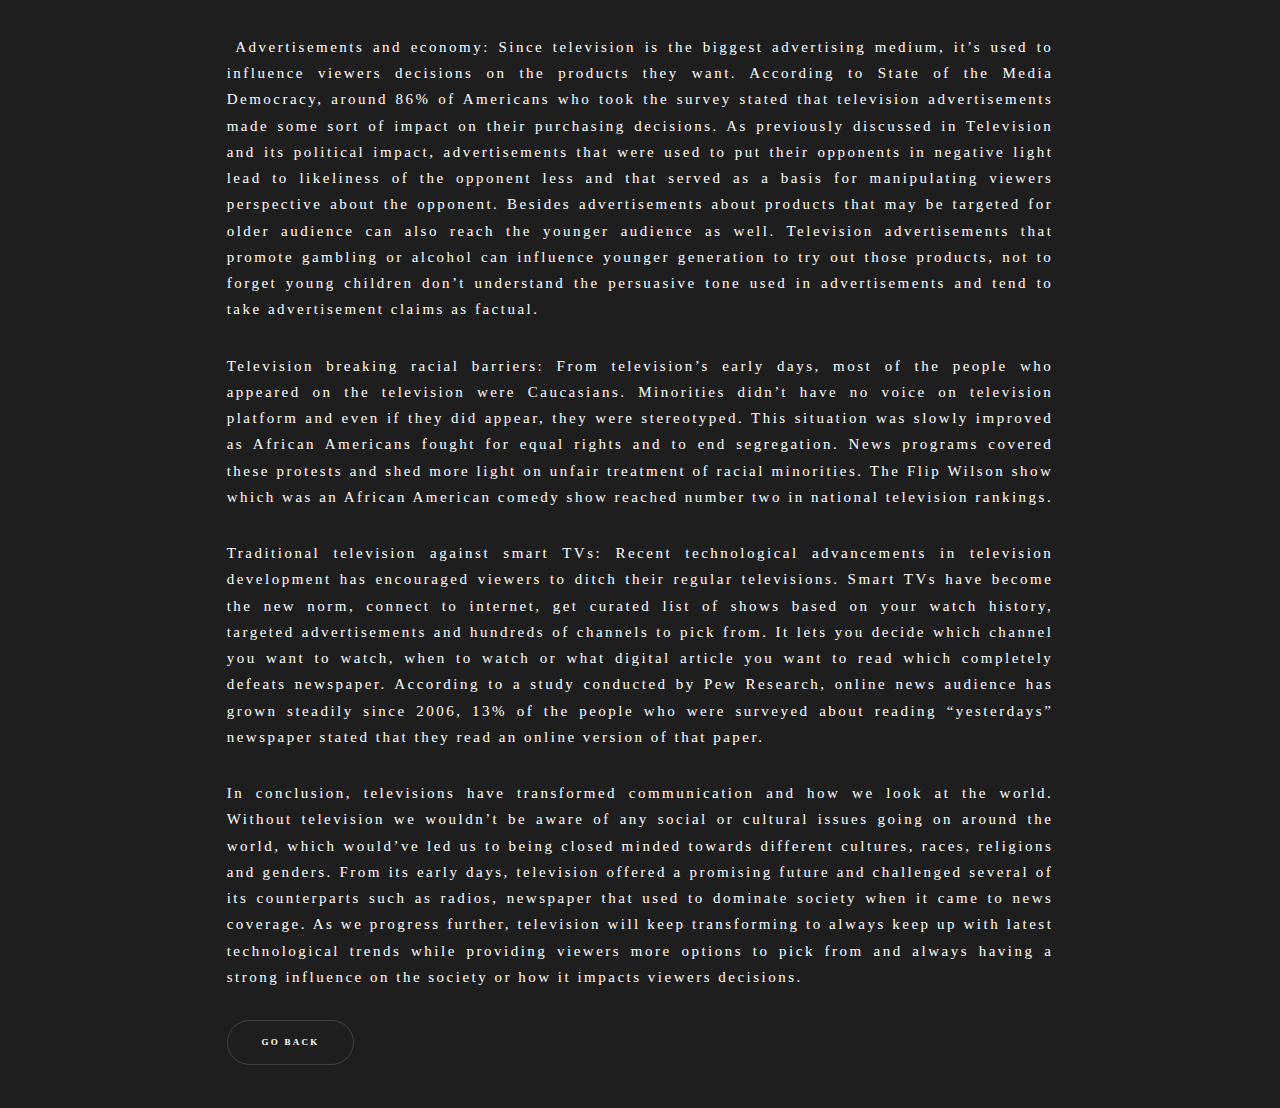
<file: papers/TelevisionPaper.html>
<html>

<head>
    <title>Article - Television</title>
    <meta charset="utf-8" />
    <link rel="stylesheet" href="../assets/css/main.css" />
    <link rel="shortcut icon" type="image/png" href="../images/favicon.png" />
    <meta name="viewport" content="width=device-width, initial-scale=1, user-scalable=no" />
</head>

<body style="margin: auto; width: 75%; color: white;
text-align: justify; background-color: #1e1e1e;
padding: 30pt 50pt 10pt 50pt; letter-spacing: 2.5px;
font-family: 'Times New Roman', Times, serif; font-size: 15px;">
    <p><span>Television has played a vital role as a communication medium throughout its
            history. From its early days, television has shaped our society in several ways. It provided a platform to
            racial minorities, gave voice to LGBTQ+ community, amplified women representation, and made many social
            norms acceptable into society. Not only that, television also helped spread message from one corner of the
            world to another, whether it was broadcasting 1969 moon landing that was watched by ~600 million people or
            covering national/worldwide tragedies in real-time. Whatever the case may be, what started as a mechanical
            device that displayed images via a rotating metal disk in the 1880s has now transformed into one of the main
            sources of news, entertainment and, a household necessity. &ldquo;Electric telescope&rdquo;, which sparked
            the idea of television, was a mechanical device that&rsquo;d scan still images and transmit them onto a
            screen created by Paul Nipkow. Until, Boris Rosing and Campbell Swinton developed a cathode ray tube with a
            mechanical scanning system leading to a new mechanical version of television system. All these efforts were
            replaced once the first electronic television created by Taylor Farnsworth that took over mechanical
            televisions by storm. By the end of 1940s, TVs were flawlessly integrating into society. In my paper
            I&rsquo;d like to shed some light on how television has always impacted the society from the beginning,
            it&rsquo;s influences on shaping viewers opinion, competing with newspaper and, becoming an effective
            communication medium for advertisers, politicians and many organizations.</span></p>
    <p><span>Television competes with newspapers:</span><span>&nbsp;As televisions
            became more common and broadcasting companies such as ABC, CBS and, NBC became dominant, news channels
            became a reliable source for getting daily news. Watching the news on television became a lot more
            convenient than reading a newspaper or listening to radio. People could easily tune into a news channel, get
            the latest updates within few minutes and were made aware of any social or economic issues. In 2008, Pew
            Research&rsquo;s survey report stated 52% of participants news source was their local TV news and, 39%
            stated cable news as their news source compared to 34% who picked newspaper. Newspapers don&rsquo;t connect
            with users as television can. It takes longer to process what&rsquo;s written in a news article compared to
            television where you can see and hear what&rsquo;s going on, television broadcasts events as they are
            happening whereas a newspaper will only show outdates news until the next day. Television also works as
            radio, you can focus on your main tasks while listening to news whereas a newspaper requires you to just
            read. In </span><span>Watching, Reading and Listening to News</span><span>&nbsp;by Pew
            Research Center, cable news audience whose demographic is younger generation is a lot more educated and
            knowledgeable about the current events. Within the same study, &ldquo;Only 34% say they read a newspaper
            yesterday, down from 40% in 2006&rdquo;, there is no doubt that newspapers are struggling to compete with
            cable news or online news.</span></p>
    <p><span>Although, newspaper does encourage readers to exercise their imagination and build up
            their vocabulary. Besides that, newspaper covers stories in complete details whereas a news channel might
            just cover a single story giving it only an hour of coverage. But television still outweighs newspapers as a
            communication medium since audience can relate on a personal level.</span></p>
    <p><span>Televisions and its political impact:</span><span>&nbsp;From
            television&rsquo;s early days, it served as the perfect communication medium for political figures and news.
            It shaped the way how political candidates are selected. When it comes to Presidential elections, candidates
            advertise their campaigns that speak directly to viewers or during Presidential debates, trying to persuade
            viewers to vote for them. According to Museum of Broadcast Communications, political television
            advertisement takes almost 50-75% of candidates spending. The 1960&rsquo;s presidential election were one of
            the major turning points when it came to interacting with the American crowd, viewers could watch debates,
            nominations, and live as they were happening. Political television commercials became the most influential
            source of communication between voters and presidential candidate. But often times these commercials were
            rather negative towards their opponent and television was blamed for negative campaigning. A research
            conducted by American Demographics in 2004 states: approximately 44% Americans named television as their
            main source of news whereas 29% stated newspaper, radio or internet as their news source.</span></p>
    <p><span>Consequently, television negatively affects voter&rsquo;s perspective, voters would
            pay attention on candidate&rsquo;s personality or character which would divert attention from
            candidate&rsquo;s personal opinion on issues. Television shapes the way society priorities which issues are
            important based on how much coverage is given to them whereas issues given less coverage are viewed as less
            important.</span></p>
    <p><span>&nbsp;Advertisements and economy:</span><span class="c8">&nbsp;</span><span>Since television is the biggest
            advertising medium, it&rsquo;s used to influence viewers
            decisions on the products they want. According to </span><span>State of the Media Democracy,
        </span><span>around 86% of Americans who took the survey stated that television advertisements made
            some sort of impact on their purchasing decisions. As previously discussed in </span><span>Television and
            its political impact</span><span>, advertisements that were used to put
            their opponents in negative light lead to likeliness of the opponent less and that served as a basis for
            manipulating viewers perspective about the opponent. Besides advertisements about products that may be
            targeted for older audience can also reach the younger audience as well. Television advertisements that
            promote gambling or alcohol can influence younger generation to try out those products, not to forget young
            children don&rsquo;t understand the persuasive tone used in advertisements and tend to take advertisement
            claims as factual.</span></p>
    <p><span>Television breaking racial barriers:</span><span>&nbsp;From
            television&rsquo;s early days, most of the people who appeared on the television were Caucasians. Minorities
            didn&rsquo;t have no voice on television platform and even if they did appear, they were stereotyped. This
            situation was slowly improved as African Americans fought for equal rights and to end segregation. News
            programs covered these protests and shed more light on unfair treatment of racial minorities. The Flip
            Wilson show which was an African American comedy show reached number two in national television
            rankings.</span></p>
    <p><span>Traditional television against smart TVs: </span><span>Recent
            technological advancements in television development has encouraged viewers to ditch their regular
            televisions. Smart TVs have become the new norm, connect to internet, get curated list of shows based on
            your watch history, targeted advertisements and hundreds of channels to pick from. It lets you decide which
            channel you want to watch, when to watch or what digital article you want to read which completely defeats
            newspaper. According to a study conducted by Pew Research, online news audience has grown steadily since
            2006, 13% of the people who were surveyed about reading &ldquo;yesterdays&rdquo; newspaper stated that they
            read an online version of that paper.</span></p>
    <p><span>In conclusion, televisions have transformed communication and how we look at the
            world. Without television we wouldn&rsquo;t be aware of any social or cultural issues going on around the
            world, which would&rsquo;ve led us to being closed minded towards different cultures, races, religions and
            genders. From its early days, television offered a promising future and challenged several of its
            counterparts such as radios, newspaper that used to dominate society when it came to news coverage. As we
            progress further, television will keep transforming to always keep up with latest technological trends while
            providing viewers more options to pick from and always having a strong influence on the society or how it
            impacts viewers decisions.</span></p>

    <ul class="actions">
        <li><a href="../Pages/TV.html" class="button scrolly">Go Back</a></li>
    </ul>
</body>

</html>
</file>
<file: assets/css/noscript.css>
/*
	Hyperspace by HTML5 UP
	html5up.net | @ajlkn
	Free for personal and commercial use under the CCA 3.0 license (html5up.net/license)
*/

/* Spotlights */

	.spotlights > section > .image:before {
		opacity: 0 !important;
	}

	.spotlights > section > .content > .inner {
		-moz-transform: none !important;
		-webkit-transform: none !important;
		-ms-transform: none !important;
		transform: none !important;
		opacity: 1 !important;
	}

/* Wrapper */

	.wrapper > .inner {
		opacity: 1 !important;
		-moz-transform: none !important;
		-webkit-transform: none !important;
		-ms-transform: none !important;
		transform: none !important;
	}

/* Sidebar */

	#sidebar > .inner {
		opacity: 1 !important;
	}

	#sidebar nav > ul > li {
		-moz-transform: none !important;
		-webkit-transform: none !important;
		-ms-transform: none !important;
		transform: none !important;
		opacity: 1 !important;
	}
</file>
<file: assets/css/custom.css>
@import url("https://fonts.googleapis.com/css?family=Rokkitt");
m {
    color: white;
    padding: 1px 10px 1px 10px;
    font-family: 'Rokkitt', serif;
    font-size: 30px;
    border-radius: 20px;
    transition: background-color 0.3s;
    background-color: rgba(94, 66, 166);
}

m:hover {
    color: white;
    opacity: 1 !important;
    transition: background-color 0.3s;
    background-color: rgba(252, 90, 230, 0.50);
}

.biblio {
    text-indent: -2em;
    letter-spacing: 2.5px;
    font-size: 15px;
    padding: 10px 0px 10px 5em;
}
</file>
<file: assets/css/main.css>
@import url(font-awesome.min.css);
html, body, div, span, applet, object, iframe, h1, h2, h3, h4, h5, h6, p, blockquote, pre, a, abbr, acronym, address, big, cite, code, del, dfn, em, img, ins, kbd, q, s, samp, small, strike, strong, sub, sup, tt, var, b, u, i, center, dl, dt, dd, ol, ul, li, fieldset, form, label, legend, table, caption, tbody, tfoot, thead, tr, th, td, article, aside, canvas, details, embed, figure, figcaption, footer, header, hgroup, menu, nav, output, ruby, section, summary, time, mark, audio, video {
	margin: 0;
	padding: 0;
	border: 0;
	font-size: 100%;
	font: inherit;
	vertical-align: baseline;
}

article, aside, details, figcaption, figure, footer, header, hgroup, menu, nav, section {
	display: block;
}

body {
	line-height: 1;
}

ol, ul {
	list-style: none;
}

blockquote, q {
	quotes: none;
}

blockquote:before, blockquote:after, q:before, q:after {
	content: '';
	content: none;
}

table {
	border-collapse: collapse;
	border-spacing: 0;
}

body {
	-webkit-text-size-adjust: none;
}

mark {
	background-color: transparent;
	color: inherit;
}

input::-moz-focus-inner {
	border: 0;
	padding: 0;
}

input, select, textarea {
	-moz-appearance: none;
	-webkit-appearance: none;
	-ms-appearance: none;
	appearance: none;
}

/* Basic */

@-ms-viewport {
	width: device-width;
}

body {
	-ms-overflow-style: scrollbar;
}

@media screen and (max-width: 480px) {
	html, body {
		min-width: 320px;
	}
}

html {
	box-sizing: border-box;
}

*, *:before, *:after {
	box-sizing: inherit;
}

body {
	background: #1e1e1e;
}

body.is-preload *, body.is-preload *:before, body.is-preload *:after {
	-moz-animation: none !important;
	-webkit-animation: none !important;
	-ms-animation: none !important;
	animation: none !important;
	-moz-transition: none !important;
	-webkit-transition: none !important;
	-ms-transition: none !important;
	transition: none !important;
}

/* Type */

body, input, select, textarea {
	color: rgba(255, 255, 255);
	font-family: Arial, Helvetica, sans-serif;
	font-size: 16.5pt;
	font-weight: normal;
	line-height: 1.75;
}

@media screen and (max-width: 1680px) {
	body, input, select, textarea {
		font-size: 13pt;
	}
}

@media screen and (max-width: 1280px) {
	body, input, select, textarea {
		font-size: 12pt;
	}
}

@media screen and (max-width: 360px) {
	body, input, select, textarea {
		font-size: 11pt;
	}
}

a {
	-moz-transition: color 0.2s ease, border-bottom-color 0.2s ease;
	-webkit-transition: color 0.2s ease, border-bottom-color 0.2s ease;
	-ms-transition: color 0.2s ease, border-bottom-color 0.2s ease;
	transition: color 0.2s ease, border-bottom-color 0.2s ease;
	border-bottom: dotted 1px rgba(255, 255, 255, 0.35);
	color: inherit;
	text-decoration: none;
}

a:hover {
	border-bottom-color: transparent;
	color: #ffffff;
}

strong, b {
	color: #ffffff;
	font-weight: bold;
}

em, i {
	font-style: italic;
}

p {
	margin: 0 0 2em 0;
}

h1, h2, h3, h4, h5, h6 {
	color: #ffffff;
	font-weight: bold;
	line-height: 1.5;
	margin: 0 0 0.5em 0;
}

h1 a, h2 a, h3 a, h4 a, h5 a, h6 a {
	color: inherit;
	text-decoration: none;
}

h1 {
	font-size: 2.75em;
}

h1.major {
	margin: 0 0 1.3em 0;
	position: relative;
	padding-bottom: 0.35em;
}

h1.major:after {
	background-image: -moz-linear-gradient(to right, #5e42a6, #b74e91);
	background-image: -webkit-linear-gradient(to right, #5e42a6, #b74e91);
	background-image: -ms-linear-gradient(to right, #5e42a6, #b74e91);
	background-image: linear-gradient(to right, #5e42a6, #b74e91);
	-moz-transition: max-width 0.2s ease;
	-webkit-transition: max-width 0.2s ease;
	-ms-transition: max-width 0.2s ease;
	transition: max-width 0.2s ease;
	border-radius: 0.2em;
	bottom: 0;
	content: '';
	height: 0.05em;
	position: absolute;
	right: 0;
	width: 100%;
}

h2 {
	font-size: 1.75em;
}

h3 {
	font-size: 1.1em;
}

h4 {
	font-size: 1em;
}

h5 {
	font-size: 0.8em;
}

h6 {
	font-size: 0.6em;
}

@media screen and (max-width: 736px) {
	h1 {
		font-size: 2em;
	}
	h2 {
		font-size: 1.25em;
	}
	h3 {
		font-size: 1em;
	}
	h4 {
		font-size: 0.8em;
	}
	h5 {
		font-size: 0.6em;
	}
	h6 {
		font-size: 0.6em;
	}
}

sub {
	font-size: 0.8em;
	position: relative;
	top: 0.5em;
}

sup {
	font-size: 0.8em;
	position: relative;
	top: -0.5em;
}

blockquote {
	border-left: solid 4px rgba(255, 255, 255, 0.15);
	font-style: italic;
	margin: 0 0 2em 0;
	padding: 0.5em 0 0.5em 2em;
}

code {
	background: rgba(255, 255, 255, 0.05);
	border-radius: 0.25em;
	border: solid 1px rgba(255, 255, 255, 0.15);
	font-family: "Courier New", monospace;
	font-size: 0.9em;
	margin: 0 0.25em;
	padding: 0.25em 0.65em;
}

pre {
	-webkit-overflow-scrolling: touch;
	font-family: "Courier New", monospace;
	font-size: 0.9em;
	margin: 0 0 2em 0;
}

pre code {
	display: block;
	line-height: 1.75em;
	padding: 1em 1.5em;
	overflow-x: auto;
}

hr {
	border: 0;
	border-bottom: solid 1px rgba(255, 255, 255, 0.15);
	margin: 2em 0;
}

hr.major {
	margin: 3em 0;
}

.align-left {
	text-align: left;
}

.align-center {
	text-align: center;
}

.align-right {
	text-align: right;
}

/* Row */

.row {
	display: flex;
	flex-wrap: wrap;
	box-sizing: border-box;
	align-items: stretch;
}

.row>* {
	box-sizing: border-box;
}

.row.gtr-uniform>*> :last-child {
	margin-bottom: 0;
}

.row.aln-left {
	justify-content: flex-start;
}

.row.aln-center {
	justify-content: center;
}

.row.aln-right {
	justify-content: flex-end;
}

.row.aln-top {
	align-items: flex-start;
}

.row.aln-middle {
	align-items: center;
}

.row.aln-bottom {
	align-items: flex-end;
}

.row>.imp {
	order: -1;
}

.row>.col-1 {
	width: 8.3333333333%;
}

.row>.off-1 {
	margin-left: 8.3333333333%;
}

.row>.col-2 {
	width: 16.6666666667%;
}

.row>.off-2 {
	margin-left: 16.6666666667%;
}

.row>.col-3 {
	width: 25%;
}

.row>.off-3 {
	margin-left: 25%;
}

.row>.col-4 {
	width: 33.3333333333%;
}

.row>.off-4 {
	margin-left: 33.3333333333%;
}

.row>.col-5 {
	width: 41.6666666667%;
}

.row>.off-5 {
	margin-left: 41.6666666667%;
}

.row>.col-6 {
	width: 50%;
}

.row>.off-6 {
	margin-left: 50%;
}

.row>.col-7 {
	width: 58.3333333333%;
}

.row>.off-7 {
	margin-left: 58.3333333333%;
}

.row>.col-8 {
	width: 66.6666666667%;
}

.row>.off-8 {
	margin-left: 66.6666666667%;
}

.row>.col-9 {
	width: 75%;
}

.row>.off-9 {
	margin-left: 75%;
}

.row>.col-10 {
	width: 83.3333333333%;
}

.row>.off-10 {
	margin-left: 83.3333333333%;
}

.row>.col-11 {
	width: 91.6666666667%;
}

.row>.off-11 {
	margin-left: 91.6666666667%;
}

.row>.col-12 {
	width: 100%;
}

.row>.off-12 {
	margin-left: 100%;
}

.row.gtr-0 {
	margin-top: 0;
	margin-left: 0em;
}

.row.gtr-0>* {
	padding: 0 0 0 0em;
}

.row.gtr-0.gtr-uniform {
	margin-top: 0em;
}

.row.gtr-0.gtr-uniform>* {
	padding-top: 0em;
}

.row.gtr-25 {
	margin-top: 0;
	margin-left: -0.375em;
}

.row.gtr-25>* {
	padding: 0 0 0 0.375em;
}

.row.gtr-25.gtr-uniform {
	margin-top: -0.375em;
}

.row.gtr-25.gtr-uniform>* {
	padding-top: 0.375em;
}

.row.gtr-50 {
	margin-top: 0;
	margin-left: -0.75em;
}

.row.gtr-50>* {
	padding: 0 0 0 0.75em;
}

.row.gtr-50.gtr-uniform {
	margin-top: -0.75em;
}

.row.gtr-50.gtr-uniform>* {
	padding-top: 0.75em;
}

.row {
	margin-top: 0;
	margin-left: -1.5em;
}

.row>* {
	padding: 0 0 0 1.5em;
}

.row.gtr-uniform {
	margin-top: -1.5em;
}

.row.gtr-uniform>* {
	padding-top: 1.5em;
}

.row.gtr-150 {
	margin-top: 0;
	margin-left: -2.25em;
}

.row.gtr-150>* {
	padding: 0 0 0 2.25em;
}

.row.gtr-150.gtr-uniform {
	margin-top: -2.25em;
}

.row.gtr-150.gtr-uniform>* {
	padding-top: 2.25em;
}

.row.gtr-200 {
	margin-top: 0;
	margin-left: -3em;
}

.row.gtr-200>* {
	padding: 0 0 0 3em;
}

.row.gtr-200.gtr-uniform {
	margin-top: -3em;
}

.row.gtr-200.gtr-uniform>* {
	padding-top: 3em;
}

@media screen and (max-width: 1680px) {
	.row {
		display: flex;
		flex-wrap: wrap;
		box-sizing: border-box;
		align-items: stretch;
	}
	.row>* {
		box-sizing: border-box;
	}
	.row.gtr-uniform>*> :last-child {
		margin-bottom: 0;
	}
	.row.aln-left {
		justify-content: flex-start;
	}
	.row.aln-center {
		justify-content: center;
	}
	.row.aln-right {
		justify-content: flex-end;
	}
	.row.aln-top {
		align-items: flex-start;
	}
	.row.aln-middle {
		align-items: center;
	}
	.row.aln-bottom {
		align-items: flex-end;
	}
	.row>.imp-xlarge {
		order: -1;
	}
	.row>.col-1-xlarge {
		width: 8.3333333333%;
	}
	.row>.off-1-xlarge {
		margin-left: 8.3333333333%;
	}
	.row>.col-2-xlarge {
		width: 16.6666666667%;
	}
	.row>.off-2-xlarge {
		margin-left: 16.6666666667%;
	}
	.row>.col-3-xlarge {
		width: 25%;
	}
	.row>.off-3-xlarge {
		margin-left: 25%;
	}
	.row>.col-4-xlarge {
		width: 33.3333333333%;
	}
	.row>.off-4-xlarge {
		margin-left: 33.3333333333%;
	}
	.row>.col-5-xlarge {
		width: 41.6666666667%;
	}
	.row>.off-5-xlarge {
		margin-left: 41.6666666667%;
	}
	.row>.col-6-xlarge {
		width: 50%;
	}
	.row>.off-6-xlarge {
		margin-left: 50%;
	}
	.row>.col-7-xlarge {
		width: 58.3333333333%;
	}
	.row>.off-7-xlarge {
		margin-left: 58.3333333333%;
	}
	.row>.col-8-xlarge {
		width: 66.6666666667%;
	}
	.row>.off-8-xlarge {
		margin-left: 66.6666666667%;
	}
	.row>.col-9-xlarge {
		width: 75%;
	}
	.row>.off-9-xlarge {
		margin-left: 75%;
	}
	.row>.col-10-xlarge {
		width: 83.3333333333%;
	}
	.row>.off-10-xlarge {
		margin-left: 83.3333333333%;
	}
	.row>.col-11-xlarge {
		width: 91.6666666667%;
	}
	.row>.off-11-xlarge {
		margin-left: 91.6666666667%;
	}
	.row>.col-12-xlarge {
		width: 100%;
	}
	.row>.off-12-xlarge {
		margin-left: 100%;
	}
	.row.gtr-0 {
		margin-top: 0;
		margin-left: 0em;
	}
	.row.gtr-0>* {
		padding: 0 0 0 0em;
	}
	.row.gtr-0.gtr-uniform {
		margin-top: 0em;
	}
	.row.gtr-0.gtr-uniform>* {
		padding-top: 0em;
	}
	.row.gtr-25 {
		margin-top: 0;
		margin-left: -0.375em;
	}
	.row.gtr-25>* {
		padding: 0 0 0 0.375em;
	}
	.row.gtr-25.gtr-uniform {
		margin-top: -0.375em;
	}
	.row.gtr-25.gtr-uniform>* {
		padding-top: 0.375em;
	}
	.row.gtr-50 {
		margin-top: 0;
		margin-left: -0.75em;
	}
	.row.gtr-50>* {
		padding: 0 0 0 0.75em;
	}
	.row.gtr-50.gtr-uniform {
		margin-top: -0.75em;
	}
	.row.gtr-50.gtr-uniform>* {
		padding-top: 0.75em;
	}
	.row {
		margin-top: 0;
		margin-left: -1.5em;
	}
	.row>* {
		padding: 0 0 0 1.5em;
	}
	.row.gtr-uniform {
		margin-top: -1.5em;
	}
	.row.gtr-uniform>* {
		padding-top: 1.5em;
	}
	.row.gtr-150 {
		margin-top: 0;
		margin-left: -2.25em;
	}
	.row.gtr-150>* {
		padding: 0 0 0 2.25em;
	}
	.row.gtr-150.gtr-uniform {
		margin-top: -2.25em;
	}
	.row.gtr-150.gtr-uniform>* {
		padding-top: 2.25em;
	}
	.row.gtr-200 {
		margin-top: 0;
		margin-left: -3em;
	}
	.row.gtr-200>* {
		padding: 0 0 0 3em;
	}
	.row.gtr-200.gtr-uniform {
		margin-top: -3em;
	}
	.row.gtr-200.gtr-uniform>* {
		padding-top: 3em;
	}
}

@media screen and (max-width: 1280px) {
	.row {
		display: flex;
		flex-wrap: wrap;
		box-sizing: border-box;
		align-items: stretch;
	}
	.row>* {
		box-sizing: border-box;
	}
	.row.gtr-uniform>*> :last-child {
		margin-bottom: 0;
	}
	.row.aln-left {
		justify-content: flex-start;
	}
	.row.aln-center {
		justify-content: center;
	}
	.row.aln-right {
		justify-content: flex-end;
	}
	.row.aln-top {
		align-items: flex-start;
	}
	.row.aln-middle {
		align-items: center;
	}
	.row.aln-bottom {
		align-items: flex-end;
	}
	.row>.imp-large {
		order: -1;
	}
	.row>.col-1-large {
		width: 8.3333333333%;
	}
	.row>.off-1-large {
		margin-left: 8.3333333333%;
	}
	.row>.col-2-large {
		width: 16.6666666667%;
	}
	.row>.off-2-large {
		margin-left: 16.6666666667%;
	}
	.row>.col-3-large {
		width: 25%;
	}
	.row>.off-3-large {
		margin-left: 25%;
	}
	.row>.col-4-large {
		width: 33.3333333333%;
	}
	.row>.off-4-large {
		margin-left: 33.3333333333%;
	}
	.row>.col-5-large {
		width: 41.6666666667%;
	}
	.row>.off-5-large {
		margin-left: 41.6666666667%;
	}
	.row>.col-6-large {
		width: 50%;
	}
	.row>.off-6-large {
		margin-left: 50%;
	}
	.row>.col-7-large {
		width: 58.3333333333%;
	}
	.row>.off-7-large {
		margin-left: 58.3333333333%;
	}
	.row>.col-8-large {
		width: 66.6666666667%;
	}
	.row>.off-8-large {
		margin-left: 66.6666666667%;
	}
	.row>.col-9-large {
		width: 75%;
	}
	.row>.off-9-large {
		margin-left: 75%;
	}
	.row>.col-10-large {
		width: 83.3333333333%;
	}
	.row>.off-10-large {
		margin-left: 83.3333333333%;
	}
	.row>.col-11-large {
		width: 91.6666666667%;
	}
	.row>.off-11-large {
		margin-left: 91.6666666667%;
	}
	.row>.col-12-large {
		width: 100%;
	}
	.row>.off-12-large {
		margin-left: 100%;
	}
	.row.gtr-0 {
		margin-top: 0;
		margin-left: 0em;
	}
	.row.gtr-0>* {
		padding: 0 0 0 0em;
	}
	.row.gtr-0.gtr-uniform {
		margin-top: 0em;
	}
	.row.gtr-0.gtr-uniform>* {
		padding-top: 0em;
	}
	.row.gtr-25 {
		margin-top: 0;
		margin-left: -0.375em;
	}
	.row.gtr-25>* {
		padding: 0 0 0 0.375em;
	}
	.row.gtr-25.gtr-uniform {
		margin-top: -0.375em;
	}
	.row.gtr-25.gtr-uniform>* {
		padding-top: 0.375em;
	}
	.row.gtr-50 {
		margin-top: 0;
		margin-left: -0.75em;
	}
	.row.gtr-50>* {
		padding: 0 0 0 0.75em;
	}
	.row.gtr-50.gtr-uniform {
		margin-top: -0.75em;
	}
	.row.gtr-50.gtr-uniform>* {
		padding-top: 0.75em;
	}
	.row {
		margin-top: 0;
		margin-left: -1.5em;
	}
	.row>* {
		padding: 0 0 0 1.5em;
	}
	.row.gtr-uniform {
		margin-top: -1.5em;
	}
	.row.gtr-uniform>* {
		padding-top: 1.5em;
	}
	.row.gtr-150 {
		margin-top: 0;
		margin-left: -2.25em;
	}
	.row.gtr-150>* {
		padding: 0 0 0 2.25em;
	}
	.row.gtr-150.gtr-uniform {
		margin-top: -2.25em;
	}
	.row.gtr-150.gtr-uniform>* {
		padding-top: 2.25em;
	}
	.row.gtr-200 {
		margin-top: 0;
		margin-left: -3em;
	}
	.row.gtr-200>* {
		padding: 0 0 0 3em;
	}
	.row.gtr-200.gtr-uniform {
		margin-top: -3em;
	}
	.row.gtr-200.gtr-uniform>* {
		padding-top: 3em;
	}
}

@media screen and (max-width: 980px) {
	.row {
		display: flex;
		flex-wrap: wrap;
		box-sizing: border-box;
		align-items: stretch;
	}
	.row>* {
		box-sizing: border-box;
	}
	.row.gtr-uniform>*> :last-child {
		margin-bottom: 0;
	}
	.row.aln-left {
		justify-content: flex-start;
	}
	.row.aln-center {
		justify-content: center;
	}
	.row.aln-right {
		justify-content: flex-end;
	}
	.row.aln-top {
		align-items: flex-start;
	}
	.row.aln-middle {
		align-items: center;
	}
	.row.aln-bottom {
		align-items: flex-end;
	}
	.row>.imp-medium {
		order: -1;
	}
	.row>.col-1-medium {
		width: 8.3333333333%;
	}
	.row>.off-1-medium {
		margin-left: 8.3333333333%;
	}
	.row>.col-2-medium {
		width: 16.6666666667%;
	}
	.row>.off-2-medium {
		margin-left: 16.6666666667%;
	}
	.row>.col-3-medium {
		width: 25%;
	}
	.row>.off-3-medium {
		margin-left: 25%;
	}
	.row>.col-4-medium {
		width: 33.3333333333%;
	}
	.row>.off-4-medium {
		margin-left: 33.3333333333%;
	}
	.row>.col-5-medium {
		width: 41.6666666667%;
	}
	.row>.off-5-medium {
		margin-left: 41.6666666667%;
	}
	.row>.col-6-medium {
		width: 50%;
	}
	.row>.off-6-medium {
		margin-left: 50%;
	}
	.row>.col-7-medium {
		width: 58.3333333333%;
	}
	.row>.off-7-medium {
		margin-left: 58.3333333333%;
	}
	.row>.col-8-medium {
		width: 66.6666666667%;
	}
	.row>.off-8-medium {
		margin-left: 66.6666666667%;
	}
	.row>.col-9-medium {
		width: 75%;
	}
	.row>.off-9-medium {
		margin-left: 75%;
	}
	.row>.col-10-medium {
		width: 83.3333333333%;
	}
	.row>.off-10-medium {
		margin-left: 83.3333333333%;
	}
	.row>.col-11-medium {
		width: 91.6666666667%;
	}
	.row>.off-11-medium {
		margin-left: 91.6666666667%;
	}
	.row>.col-12-medium {
		width: 100%;
	}
	.row>.off-12-medium {
		margin-left: 100%;
	}
	.row.gtr-0 {
		margin-top: 0;
		margin-left: 0em;
	}
	.row.gtr-0>* {
		padding: 0 0 0 0em;
	}
	.row.gtr-0.gtr-uniform {
		margin-top: 0em;
	}
	.row.gtr-0.gtr-uniform>* {
		padding-top: 0em;
	}
	.row.gtr-25 {
		margin-top: 0;
		margin-left: -0.375em;
	}
	.row.gtr-25>* {
		padding: 0 0 0 0.375em;
	}
	.row.gtr-25.gtr-uniform {
		margin-top: -0.375em;
	}
	.row.gtr-25.gtr-uniform>* {
		padding-top: 0.375em;
	}
	.row.gtr-50 {
		margin-top: 0;
		margin-left: -0.75em;
	}
	.row.gtr-50>* {
		padding: 0 0 0 0.75em;
	}
	.row.gtr-50.gtr-uniform {
		margin-top: -0.75em;
	}
	.row.gtr-50.gtr-uniform>* {
		padding-top: 0.75em;
	}
	.row {
		margin-top: 0;
		margin-left: -1.5em;
	}
	.row>* {
		padding: 0 0 0 1.5em;
	}
	.row.gtr-uniform {
		margin-top: -1.5em;
	}
	.row.gtr-uniform>* {
		padding-top: 1.5em;
	}
	.row.gtr-150 {
		margin-top: 0;
		margin-left: -2.25em;
	}
	.row.gtr-150>* {
		padding: 0 0 0 2.25em;
	}
	.row.gtr-150.gtr-uniform {
		margin-top: -2.25em;
	}
	.row.gtr-150.gtr-uniform>* {
		padding-top: 2.25em;
	}
	.row.gtr-200 {
		margin-top: 0;
		margin-left: -3em;
	}
	.row.gtr-200>* {
		padding: 0 0 0 3em;
	}
	.row.gtr-200.gtr-uniform {
		margin-top: -3em;
	}
	.row.gtr-200.gtr-uniform>* {
		padding-top: 3em;
	}
}

@media screen and (max-width: 736px) {
	.row {
		display: flex;
		flex-wrap: wrap;
		box-sizing: border-box;
		align-items: stretch;
	}
	.row>* {
		box-sizing: border-box;
	}
	.row.gtr-uniform>*> :last-child {
		margin-bottom: 0;
	}
	.row.aln-left {
		justify-content: flex-start;
	}
	.row.aln-center {
		justify-content: center;
	}
	.row.aln-right {
		justify-content: flex-end;
	}
	.row.aln-top {
		align-items: flex-start;
	}
	.row.aln-middle {
		align-items: center;
	}
	.row.aln-bottom {
		align-items: flex-end;
	}
	.row>.imp-small {
		order: -1;
	}
	.row>.col-1-small {
		width: 8.3333333333%;
	}
	.row>.off-1-small {
		margin-left: 8.3333333333%;
	}
	.row>.col-2-small {
		width: 16.6666666667%;
	}
	.row>.off-2-small {
		margin-left: 16.6666666667%;
	}
	.row>.col-3-small {
		width: 25%;
	}
	.row>.off-3-small {
		margin-left: 25%;
	}
	.row>.col-4-small {
		width: 33.3333333333%;
	}
	.row>.off-4-small {
		margin-left: 33.3333333333%;
	}
	.row>.col-5-small {
		width: 41.6666666667%;
	}
	.row>.off-5-small {
		margin-left: 41.6666666667%;
	}
	.row>.col-6-small {
		width: 50%;
	}
	.row>.off-6-small {
		margin-left: 50%;
	}
	.row>.col-7-small {
		width: 58.3333333333%;
	}
	.row>.off-7-small {
		margin-left: 58.3333333333%;
	}
	.row>.col-8-small {
		width: 66.6666666667%;
	}
	.row>.off-8-small {
		margin-left: 66.6666666667%;
	}
	.row>.col-9-small {
		width: 75%;
	}
	.row>.off-9-small {
		margin-left: 75%;
	}
	.row>.col-10-small {
		width: 83.3333333333%;
	}
	.row>.off-10-small {
		margin-left: 83.3333333333%;
	}
	.row>.col-11-small {
		width: 91.6666666667%;
	}
	.row>.off-11-small {
		margin-left: 91.6666666667%;
	}
	.row>.col-12-small {
		width: 100%;
	}
	.row>.off-12-small {
		margin-left: 100%;
	}
	.row.gtr-0 {
		margin-top: 0;
		margin-left: 0em;
	}
	.row.gtr-0>* {
		padding: 0 0 0 0em;
	}
	.row.gtr-0.gtr-uniform {
		margin-top: 0em;
	}
	.row.gtr-0.gtr-uniform>* {
		padding-top: 0em;
	}
	.row.gtr-25 {
		margin-top: 0;
		margin-left: -0.375em;
	}
	.row.gtr-25>* {
		padding: 0 0 0 0.375em;
	}
	.row.gtr-25.gtr-uniform {
		margin-top: -0.375em;
	}
	.row.gtr-25.gtr-uniform>* {
		padding-top: 0.375em;
	}
	.row.gtr-50 {
		margin-top: 0;
		margin-left: -0.75em;
	}
	.row.gtr-50>* {
		padding: 0 0 0 0.75em;
	}
	.row.gtr-50.gtr-uniform {
		margin-top: -0.75em;
	}
	.row.gtr-50.gtr-uniform>* {
		padding-top: 0.75em;
	}
	.row {
		margin-top: 0;
		margin-left: -1.5em;
	}
	.row>* {
		padding: 0 0 0 1.5em;
	}
	.row.gtr-uniform {
		margin-top: -1.5em;
	}
	.row.gtr-uniform>* {
		padding-top: 1.5em;
	}
	.row.gtr-150 {
		margin-top: 0;
		margin-left: -2.25em;
	}
	.row.gtr-150>* {
		padding: 0 0 0 2.25em;
	}
	.row.gtr-150.gtr-uniform {
		margin-top: -2.25em;
	}
	.row.gtr-150.gtr-uniform>* {
		padding-top: 2.25em;
	}
	.row.gtr-200 {
		margin-top: 0;
		margin-left: -3em;
	}
	.row.gtr-200>* {
		padding: 0 0 0 3em;
	}
	.row.gtr-200.gtr-uniform {
		margin-top: -3em;
	}
	.row.gtr-200.gtr-uniform>* {
		padding-top: 3em;
	}
}

@media screen and (max-width: 480px) {
	.row {
		display: flex;
		flex-wrap: wrap;
		box-sizing: border-box;
		align-items: stretch;
	}
	.row>* {
		box-sizing: border-box;
	}
	.row.gtr-uniform>*> :last-child {
		margin-bottom: 0;
	}
	.row.aln-left {
		justify-content: flex-start;
	}
	.row.aln-center {
		justify-content: center;
	}
	.row.aln-right {
		justify-content: flex-end;
	}
	.row.aln-top {
		align-items: flex-start;
	}
	.row.aln-middle {
		align-items: center;
	}
	.row.aln-bottom {
		align-items: flex-end;
	}
	.row>.imp-xsmall {
		order: -1;
	}
	.row>.col-1-xsmall {
		width: 8.3333333333%;
	}
	.row>.off-1-xsmall {
		margin-left: 8.3333333333%;
	}
	.row>.col-2-xsmall {
		width: 16.6666666667%;
	}
	.row>.off-2-xsmall {
		margin-left: 16.6666666667%;
	}
	.row>.col-3-xsmall {
		width: 25%;
	}
	.row>.off-3-xsmall {
		margin-left: 25%;
	}
	.row>.col-4-xsmall {
		width: 33.3333333333%;
	}
	.row>.off-4-xsmall {
		margin-left: 33.3333333333%;
	}
	.row>.col-5-xsmall {
		width: 41.6666666667%;
	}
	.row>.off-5-xsmall {
		margin-left: 41.6666666667%;
	}
	.row>.col-6-xsmall {
		width: 50%;
	}
	.row>.off-6-xsmall {
		margin-left: 50%;
	}
	.row>.col-7-xsmall {
		width: 58.3333333333%;
	}
	.row>.off-7-xsmall {
		margin-left: 58.3333333333%;
	}
	.row>.col-8-xsmall {
		width: 66.6666666667%;
	}
	.row>.off-8-xsmall {
		margin-left: 66.6666666667%;
	}
	.row>.col-9-xsmall {
		width: 75%;
	}
	.row>.off-9-xsmall {
		margin-left: 75%;
	}
	.row>.col-10-xsmall {
		width: 83.3333333333%;
	}
	.row>.off-10-xsmall {
		margin-left: 83.3333333333%;
	}
	.row>.col-11-xsmall {
		width: 91.6666666667%;
	}
	.row>.off-11-xsmall {
		margin-left: 91.6666666667%;
	}
	.row>.col-12-xsmall {
		width: 100%;
	}
	.row>.off-12-xsmall {
		margin-left: 100%;
	}
	.row.gtr-0 {
		margin-top: 0;
		margin-left: 0em;
	}
	.row.gtr-0>* {
		padding: 0 0 0 0em;
	}
	.row.gtr-0.gtr-uniform {
		margin-top: 0em;
	}
	.row.gtr-0.gtr-uniform>* {
		padding-top: 0em;
	}
	.row.gtr-25 {
		margin-top: 0;
		margin-left: -0.375em;
	}
	.row.gtr-25>* {
		padding: 0 0 0 0.375em;
	}
	.row.gtr-25.gtr-uniform {
		margin-top: -0.375em;
	}
	.row.gtr-25.gtr-uniform>* {
		padding-top: 0.375em;
	}
	.row.gtr-50 {
		margin-top: 0;
		margin-left: -0.75em;
	}
	.row.gtr-50>* {
		padding: 0 0 0 0.75em;
	}
	.row.gtr-50.gtr-uniform {
		margin-top: -0.75em;
	}
	.row.gtr-50.gtr-uniform>* {
		padding-top: 0.75em;
	}
	.row {
		margin-top: 0;
		margin-left: -1.5em;
	}
	.row>* {
		padding: 0 0 0 1.5em;
	}
	.row.gtr-uniform {
		margin-top: -1.5em;
	}
	.row.gtr-uniform>* {
		padding-top: 1.5em;
	}
	.row.gtr-150 {
		margin-top: 0;
		margin-left: -2.25em;
	}
	.row.gtr-150>* {
		padding: 0 0 0 2.25em;
	}
	.row.gtr-150.gtr-uniform {
		margin-top: -2.25em;
	}
	.row.gtr-150.gtr-uniform>* {
		padding-top: 2.25em;
	}
	.row.gtr-200 {
		margin-top: 0;
		margin-left: -3em;
	}
	.row.gtr-200>* {
		padding: 0 0 0 3em;
	}
	.row.gtr-200.gtr-uniform {
		margin-top: -3em;
	}
	.row.gtr-200.gtr-uniform>* {
		padding-top: 3em;
	}
}

/* Box */

.box {
	border-radius: 0.25em;
	border: solid 1px rgba(255, 255, 255, 0.15);
	margin-bottom: 2em;
	padding: 1.5em;
}

.box> :last-child, .box> :last-child> :last-child, .box> :last-child> :last-child> :last-child {
	margin-bottom: 0;
}

.box.alt {
	border: 0;
	border-radius: 0;
	padding: 0;
}

/* Button */

input[type="submit"], input[type="reset"], input[type="button"], button, .button {
	-moz-appearance: none;
	-webkit-appearance: none;
	-ms-appearance: none;
	appearance: none;
	-moz-transition: border-color 0.2s ease;
	-webkit-transition: border-color 0.2s ease;
	-ms-transition: border-color 0.2s ease;
	transition: border-color 0.2s ease;
	background-color: transparent;
	border: solid 1px !important;
	border-color: rgba(255, 255, 255, 0.15) !important;
	border-radius: 3em;
	color: #ffffff;
	cursor: pointer;
	display: inline-block;
	font-size: 0.6em;
	font-weight: bold;
	height: calc(4.75em + 2px);
	letter-spacing: 0.25em;
	line-height: 4.75em;
	outline: 0;
	padding: 0 3.75em;
	position: relative;
	text-align: center;
	text-decoration: none;
	text-transform: uppercase;
	white-space: nowrap;
}

input[type="submit"]:after, input[type="reset"]:after, input[type="button"]:after, button:after, .button:after {
	-moz-transform: scale(0.25);
	-webkit-transform: scale(0.25);
	-ms-transform: scale(0.25);
	transform: scale(0.25);
	pointer-events: none;
	-moz-transition: opacity 0.2s ease, -moz-transform 0.2s ease;
	-webkit-transition: opacity 0.2s ease, -webkit-transform 0.2s ease;
	-ms-transition: opacity 0.2s ease, -ms-transform 0.2s ease;
	transition: opacity 0.2s ease, transform 0.2s ease;
	background: #ffffff;
	border-radius: 3em;
	content: '';
	height: 100%;
	left: 0;
	opacity: 0;
	position: absolute;
	top: 0;
	width: 100%;
}

input[type="submit"].icon:before, input[type="reset"].icon:before, input[type="button"].icon:before, button.icon:before, .button.icon:before {
	margin-right: 0.75em;
}

input[type="submit"].fit, input[type="reset"].fit, input[type="button"].fit, button.fit, .button.fit {
	width: 100%;
}

input[type="submit"].small, input[type="reset"].small, input[type="button"].small, button.small, .button.small {
	font-size: 0.4em;
}

input[type="submit"].large, input[type="reset"].large, input[type="button"].large, button.large, .button.large {
	font-size: 0.8em;
}

input[type="submit"].primary, input[type="reset"].primary, input[type="button"].primary, button.primary, .button.primary {
	background-color: #ffffff;
	color: #312450 !important;
}

input[type="submit"].primary:after, input[type="reset"].primary:after, input[type="button"].primary:after, button.primary:after, .button.primary:after {
	display: none;
}

input[type="submit"].disabled, input[type="submit"]:disabled, input[type="reset"].disabled, input[type="reset"]:disabled, input[type="button"].disabled, input[type="button"]:disabled, button.disabled, button:disabled, .button.disabled, .button:disabled {
	cursor: default;
	opacity: 0.5;
	pointer-events: none;
}

input[type="submit"]:hover, input[type="reset"]:hover, input[type="button"]:hover, button:hover, .button:hover {
	border-color: rgba(255, 255, 255, 0.55) !important;
}

input[type="submit"]:hover:after, input[type="reset"]:hover:after, input[type="button"]:hover:after, button:hover:after, .button:hover:after {
	opacity: 0.05;
	-moz-transform: scale(1);
	-webkit-transform: scale(1);
	-ms-transform: scale(1);
	transform: scale(1);
}

input[type="submit"]:hover:active, input[type="reset"]:hover:active, input[type="button"]:hover:active, button:hover:active, .button:hover:active {
	border-color: #ffffff !important;
}

input[type="submit"]:hover:active:after, input[type="reset"]:hover:active:after, input[type="button"]:hover:active:after, button:hover:active:after, .button:hover:active:after {
	opacity: 0.1;
}

/* Features */

.features {
	display: -moz-flex;
	display: -webkit-flex;
	display: -ms-flex;
	display: flex;
	-moz-flex-wrap: wrap;
	-webkit-flex-wrap: wrap;
	-ms-flex-wrap: wrap;
	flex-wrap: wrap;
	border-radius: 0.25em;
	border: solid 1px rgba(255, 255, 255, 0.15);
	background: rgba(255, 255, 255, 0.05);
	margin: 0 0 2em 0;
}

.features section {
	padding: 3.5em 3em 1em 7em;
	width: 50%;
	border-top: solid 1px rgba(255, 255, 255, 0.15);
	position: relative;
}

.features section:nth-child(-n + 2) {
	border-top-width: 0;
}

.features section:nth-child(2n) {
	border-left: solid 1px rgba(255, 255, 255, 0.15);
}

.features section .icon {
	-moz-transition: opacity 0.5s ease, -moz-transform 0.5s ease;
	-webkit-transition: opacity 0.5s ease, -webkit-transform 0.5s ease;
	-ms-transition: opacity 0.5s ease, -ms-transform 0.5s ease;
	transition: opacity 0.5s ease, transform 0.5s ease;
	-moz-transition-delay: 1s;
	-webkit-transition-delay: 1s;
	-ms-transition-delay: 1s;
	transition-delay: 1s;
	-moz-transform: scale(1);
	-webkit-transform: scale(1);
	-ms-transform: scale(1);
	transform: scale(1);
	position: absolute;
	left: 3em;
	top: 3em;
	opacity: 1;
}

.features section:nth-child(1) .icon {
	-moz-transition-delay: 0.15s;
	-webkit-transition-delay: 0.15s;
	-ms-transition-delay: 0.15s;
	transition-delay: 0.15s;
}

.features section:nth-child(2) .icon {
	-moz-transition-delay: 0.3s;
	-webkit-transition-delay: 0.3s;
	-ms-transition-delay: 0.3s;
	transition-delay: 0.3s;
}

.features section:nth-child(3) .icon {
	-moz-transition-delay: 0.45s;
	-webkit-transition-delay: 0.45s;
	-ms-transition-delay: 0.45s;
	transition-delay: 0.45s;
}

.features section:nth-child(4) .icon {
	-moz-transition-delay: 0.6s;
	-webkit-transition-delay: 0.6s;
	-ms-transition-delay: 0.6s;
	transition-delay: 0.6s;
}

.features section:nth-child(5) .icon {
	-moz-transition-delay: 0.75s;
	-webkit-transition-delay: 0.75s;
	-ms-transition-delay: 0.75s;
	transition-delay: 0.75s;
}

.features section:nth-child(6) .icon {
	-moz-transition-delay: 0.9s;
	-webkit-transition-delay: 0.9s;
	-ms-transition-delay: 0.9s;
	transition-delay: 0.9s;
}

.features section:nth-child(7) .icon {
	-moz-transition-delay: 1.05s;
	-webkit-transition-delay: 1.05s;
	-ms-transition-delay: 1.05s;
	transition-delay: 1.05s;
}

.features section:nth-child(8) .icon {
	-moz-transition-delay: 1.2s;
	-webkit-transition-delay: 1.2s;
	-ms-transition-delay: 1.2s;
	transition-delay: 1.2s;
}

.features section:nth-child(9) .icon {
	-moz-transition-delay: 1.35s;
	-webkit-transition-delay: 1.35s;
	-ms-transition-delay: 1.35s;
	transition-delay: 1.35s;
}

.features section:nth-child(10) .icon {
	-moz-transition-delay: 1.5s;
	-webkit-transition-delay: 1.5s;
	-ms-transition-delay: 1.5s;
	transition-delay: 1.5s;
}

.features section:nth-child(11) .icon {
	-moz-transition-delay: 1.65s;
	-webkit-transition-delay: 1.65s;
	-ms-transition-delay: 1.65s;
	transition-delay: 1.65s;
}

.features section:nth-child(12) .icon {
	-moz-transition-delay: 1.8s;
	-webkit-transition-delay: 1.8s;
	-ms-transition-delay: 1.8s;
	transition-delay: 1.8s;
}

.features section:nth-child(13) .icon {
	-moz-transition-delay: 1.95s;
	-webkit-transition-delay: 1.95s;
	-ms-transition-delay: 1.95s;
	transition-delay: 1.95s;
}

.features section:nth-child(14) .icon {
	-moz-transition-delay: 2.1s;
	-webkit-transition-delay: 2.1s;
	-ms-transition-delay: 2.1s;
	transition-delay: 2.1s;
}

.features section:nth-child(15) .icon {
	-moz-transition-delay: 2.25s;
	-webkit-transition-delay: 2.25s;
	-ms-transition-delay: 2.25s;
	transition-delay: 2.25s;
}

.features section:nth-child(16) .icon {
	-moz-transition-delay: 2.4s;
	-webkit-transition-delay: 2.4s;
	-ms-transition-delay: 2.4s;
	transition-delay: 2.4s;
}

.features section:nth-child(17) .icon {
	-moz-transition-delay: 2.55s;
	-webkit-transition-delay: 2.55s;
	-ms-transition-delay: 2.55s;
	transition-delay: 2.55s;
}

.features section:nth-child(18) .icon {
	-moz-transition-delay: 2.7s;
	-webkit-transition-delay: 2.7s;
	-ms-transition-delay: 2.7s;
	transition-delay: 2.7s;
}

.features section:nth-child(19) .icon {
	-moz-transition-delay: 2.85s;
	-webkit-transition-delay: 2.85s;
	-ms-transition-delay: 2.85s;
	transition-delay: 2.85s;
}

.features section:nth-child(20) .icon {
	-moz-transition-delay: 3s;
	-webkit-transition-delay: 3s;
	-ms-transition-delay: 3s;
	transition-delay: 3s;
}

.features.inactive section .icon {
	-moz-transform: scale(0.5);
	-webkit-transform: scale(0.5);
	-ms-transform: scale(0.5);
	transform: scale(0.5);
	opacity: 0;
}

@media screen and (max-width: 980px) {
	.features {
		display: block;
	}
	.features section {
		border-top-width: 1px !important;
		border-left-width: 0 !important;
		width: 100%;
	}
	.features section:first-child {
		border-top-width: 0 !important;
	}
}

@media screen and (max-width: 736px) {
	.features section {
		padding: 2.5em 1.5em 0.1em 5.5em;
	}
	.features section .icon {
		left: 1.5em;
		top: 2em;
	}
}

@media screen and (max-width: 480px) {
	.features section {
		padding: 2em 1.5em 0.1em 1.5em;
	}
	.features section .icon {
		left: 0;
		position: relative;
		top: 0;
	}
}

/* Form */

form {
	margin: 0 0 2em 0;
}

form> :last-child {
	margin-bottom: 0;
}

form>.fields {
	display: -moz-flex;
	display: -webkit-flex;
	display: -ms-flex;
	display: flex;
	-moz-flex-wrap: wrap;
	-webkit-flex-wrap: wrap;
	-ms-flex-wrap: wrap;
	flex-wrap: wrap;
	width: calc(100% + 3em);
	margin: -1.5em 0 2em -1.5em;
}

form>.fields>.field {
	-moz-flex-grow: 0;
	-webkit-flex-grow: 0;
	-ms-flex-grow: 0;
	flex-grow: 0;
	-moz-flex-shrink: 0;
	-webkit-flex-shrink: 0;
	-ms-flex-shrink: 0;
	flex-shrink: 0;
	padding: 1.5em 0 0 1.5em;
	width: calc(100% - 1.5em);
}

form>.fields>.field.half {
	width: calc(50% - 0.75em);
}

form>.fields>.field.third {
	width: calc(100%/3 - 0.5em);
}

form>.fields>.field.quarter {
	width: calc(25% - 0.375em);
}

@media screen and (max-width: 480px) {
	form>.fields {
		width: calc(100% + 3em);
		margin: -1.5em 0 2em -1.5em;
	}
	form>.fields>.field {
		padding: 1.5em 0 0 1.5em;
		width: calc(100% - 1.5em);
	}
	form>.fields>.field.half {
		width: calc(100% - 1.5em);
	}
	form>.fields>.field.third {
		width: calc(100% - 1.5em);
	}
	form>.fields>.field.quarter {
		width: calc(100% - 1.5em);
	}
}

label {
	color: #ffffff;
	font-weight: bold;
	line-height: 1.5;
	margin: 0 0 0.7em 0;
	display: block;
	font-size: 1.1em;
}

input[type="text"], input[type="password"], input[type="email"], input[type="tel"], select, textarea {
	-moz-appearance: none;
	-webkit-appearance: none;
	-ms-appearance: none;
	appearance: none;
	background: rgba(255, 255, 255, 0.05);
	border-radius: 0.25em;
	border: none;
	border: solid 1px rgba(255, 255, 255, 0.15);
	color: inherit;
	display: block;
	outline: 0;
	padding: 0 1em;
	text-decoration: none;
	width: 100%;
}

input[type="text"]:invalid, input[type="password"]:invalid, input[type="email"]:invalid, input[type="tel"]:invalid, select:invalid, textarea:invalid {
	box-shadow: none;
}

input[type="text"]:focus, input[type="password"]:focus, input[type="email"]:focus, input[type="tel"]:focus, select:focus, textarea:focus {
	border-color: #ffffff;
	box-shadow: 0 0 0 1px #ffffff;
}

select {
	background-image: url("data:image/svg+xml;charset=utf8,%3Csvg xmlns='http://www.w3.org/2000/svg' width='40' height='40' preserveAspectRatio='none' viewBox='0 0 40 40'%3E%3Cpath d='M9.4,12.3l10.4,10.4l10.4-10.4c0.2-0.2,0.5-0.4,0.9-0.4c0.3,0,0.6,0.1,0.9,0.4l3.3,3.3c0.2,0.2,0.4,0.5,0.4,0.9 c0,0.4-0.1,0.6-0.4,0.9L20.7,31.9c-0.2,0.2-0.5,0.4-0.9,0.4c-0.3,0-0.6-0.1-0.9-0.4L4.3,17.3c-0.2-0.2-0.4-0.5-0.4-0.9 c0-0.4,0.1-0.6,0.4-0.9l3.3-3.3c0.2-0.2,0.5-0.4,0.9-0.4S9.1,12.1,9.4,12.3z' fill='rgba(255, 255, 255, 0.15)' /%3E%3C/svg%3E");
	background-size: 1.25rem;
	background-repeat: no-repeat;
	background-position: calc(100% - 1rem) center;
	height: 2.75em;
	padding-right: 2.75em;
	text-overflow: ellipsis;
}

select option {
	color: #ffffff;
	background: #312450;
}

select:focus::-ms-value {
	background-color: transparent;
}

select::-ms-expand {
	display: none;
}

input[type="text"], input[type="password"], input[type="email"], select {
	height: 2.75em;
}

textarea {
	padding: 0.75em 1em;
}

body.is-ie textarea {
	min-height: 10em;
}

input[type="checkbox"], input[type="radio"] {
	-moz-appearance: none;
	-webkit-appearance: none;
	-ms-appearance: none;
	appearance: none;
	display: block;
	float: left;
	margin-right: -2em;
	opacity: 0;
	width: 1em;
	z-index: -1;
}

input[type="checkbox"]+label, input[type="radio"]+label {
	text-decoration: none;
	color: rgba(255, 255, 255, 0.55);
	cursor: pointer;
	display: inline-block;
	font-size: 1em;
	font-weight: normal;
	padding-left: 2.4em;
	padding-right: 0.75em;
	position: relative;
}

input[type="checkbox"]+label:before, input[type="radio"]+label:before {
	-moz-osx-font-smoothing: grayscale;
	-webkit-font-smoothing: antialiased;
	font-family: FontAwesome;
	font-style: normal;
	font-weight: normal;
	text-transform: none !important;
}

input[type="checkbox"]+label:before, input[type="radio"]+label:before {
	background: rgba(255, 255, 255, 0.05);
	border-radius: 0.25em;
	border: solid 1px rgba(255, 255, 255, 0.15);
	content: '';
	display: inline-block;
	height: 1.65em;
	left: 0;
	line-height: 1.58125em;
	position: absolute;
	text-align: center;
	top: 0;
	width: 1.65em;
}

input[type="checkbox"]:checked+label:before, input[type="radio"]:checked+label:before {
	background: #ffffff;
	border-color: #ffffff;
	color: #b74e91;
	content: '\f00c';
}

input[type="checkbox"]:focus+label:before, input[type="radio"]:focus+label:before {
	border-color: #ffffff;
	box-shadow: 0 0 0 1px #ffffff;
}

input[type="checkbox"]+label:before {
	border-radius: 0.25em;
}

input[type="radio"]+label:before {
	border-radius: 100%;
}

::-webkit-input-placeholder {
	color: rgba(255, 255, 255, 0.35) !important;
	opacity: 1.0;
}

:-moz-placeholder {
	color: rgba(255, 255, 255, 0.35) !important;
	opacity: 1.0;
}

::-moz-placeholder {
	color: rgba(255, 255, 255, 0.35) !important;
	opacity: 1.0;
}

:-ms-input-placeholder {
	color: rgba(255, 255, 255, 0.35) !important;
	opacity: 1.0;
}

/* Icon */

.icon {
	text-decoration: none;
	border-bottom: none;
	position: relative;
}

.icon:before {
	-moz-osx-font-smoothing: grayscale;
	-webkit-font-smoothing: antialiased;
	font-family: FontAwesome;
	font-style: normal;
	font-weight: normal;
	text-transform: none !important;
}

.icon>.label {
	display: none;
}

.icon.major {
	width: 2.5em;
	height: 2.5em;
	display: block;
	background: #ffffff;
	border-radius: 100%;
	color: #312450;
	text-align: center;
	line-height: 2.5em;
	margin: 0 0 1.3em 0;
}

.icon.major:before {
	font-size: 1.25em;
}

.wrapper.style1 .icon.major:before {
	color: #5e42a6;
}

.wrapper.style1-alt .icon.major:before {
	color: #493382;
}

.wrapper.style2 .icon.major:before {
	color: #5052b5;
}

.wrapper.style2-alt .icon.major:before {
	color: #3e4094;
}

.wrapper.style3 .icon.major:before {
	color: #b74e91;
}

.wrapper.style3-alt .icon.major:before {
	color: #953d75;
}

/* Image */

.image {
	border-radius: 0.25em;
	border: 0;
	display: inline-block;
	position: relative;
}

.image img {
	border-radius: 0.25em;
	display: block;
}

.image.left, .image.right {
	max-width: 40%;
}

.image.left img, .image.right img {
	width: 100%;
}

.image.left {
	float: left;
	margin: 0 1.5em 1em 0;
	top: 0.25em;
}

.image.right {
	float: right;
	margin: 0 0 1em 1.5em;
	top: 0.25em;
}

.image.fit {
	display: block;
	margin: 0 0 2em 0;
	width: 100%;
}

.image.fit img {
	width: 100%;
}

.image.main {
	display: block;
	margin: 0 0 3em 0;
	width: 100%;
}

.image.main img {
	width: 100%;
}

/* List */

ol {
	list-style: decimal;
	margin: 0 0 2em 0;
	padding-left: 1.25em;
}

ol li {
	padding-left: 0.25em;
}

ul {
	list-style: disc;
	margin: 0 0 2em 0;
	padding-left: 1em;
}

ul li {
	padding-left: 0.5em;
}

ul.alt {
	list-style: none;
	padding-left: 0;
}

ul.alt li {
	border-top: solid 1px rgba(255, 255, 255, 0.15);
	padding: 0.5em 0;
}

ul.alt li:first-child {
	border-top: 0;
	padding-top: 0;
}

dl {
	margin: 0 0 2em 0;
}

dl dt {
	display: block;
	font-weight: bold;
	margin: 0 0 1em 0;
}

dl dd {
	margin-left: 2em;
}

/* Actions */

ul.actions {
	display: -moz-flex;
	display: -webkit-flex;
	display: -ms-flex;
	display: flex;
	cursor: default;
	list-style: none;
	margin-left: -1em;
	padding-left: 0;
}

ul.actions li {
	padding: 0 0 0 1em;
	vertical-align: middle;
}

ul.actions.special {
	-moz-justify-content: center;
	-webkit-justify-content: center;
	-ms-justify-content: center;
	justify-content: center;
	width: 100%;
	margin-left: 0;
}

ul.actions.special li:first-child {
	padding-left: 0;
}

ul.actions.stacked {
	-moz-flex-direction: column;
	-webkit-flex-direction: column;
	-ms-flex-direction: column;
	flex-direction: column;
	margin-left: 0;
}

ul.actions.stacked li {
	padding: 1.3em 0 0 0;
}

ul.actions.stacked li:first-child {
	padding-top: 0;
}

ul.actions.fit {
	width: calc(100% + 1em);
}

ul.actions.fit li {
	-moz-flex-grow: 1;
	-webkit-flex-grow: 1;
	-ms-flex-grow: 1;
	flex-grow: 1;
	-moz-flex-shrink: 1;
	-webkit-flex-shrink: 1;
	-ms-flex-shrink: 1;
	flex-shrink: 1;
	width: 100%;
}

ul.actions.fit li>* {
	width: 100%;
}

ul.actions.fit.stacked {
	width: 100%;
}

@media screen and (max-width: 480px) {
	ul.actions:not(.fixed) {
		-moz-flex-direction: column;
		-webkit-flex-direction: column;
		-ms-flex-direction: column;
		flex-direction: column;
		margin-left: 0;
		width: 100% !important;
	}
	ul.actions:not(.fixed) li {
		-moz-flex-grow: 1;
		-webkit-flex-grow: 1;
		-ms-flex-grow: 1;
		flex-grow: 1;
		-moz-flex-shrink: 1;
		-webkit-flex-shrink: 1;
		-ms-flex-shrink: 1;
		flex-shrink: 1;
		padding: 1em 0 0 0;
		text-align: center;
		width: 100%;
	}
	ul.actions:not(.fixed) li>* {
		width: 100%;
	}
	ul.actions:not(.fixed) li:first-child {
		padding-top: 0;
	}
	ul.actions:not(.fixed) li input[type="submit"], ul.actions:not(.fixed) li input[type="reset"], ul.actions:not(.fixed) li input[type="button"], ul.actions:not(.fixed) li button, ul.actions:not(.fixed) li .button {
		width: 100%;
	}
	ul.actions:not(.fixed) li input[type="submit"].icon:before, ul.actions:not(.fixed) li input[type="reset"].icon:before, ul.actions:not(.fixed) li input[type="button"].icon:before, ul.actions:not(.fixed) li button.icon:before, ul.actions:not(.fixed) li .button.icon:before {
		margin-left: -0.5rem;
	}
}

/* Contact */

ul.contact {
	list-style: none;
	padding: 0;
}

ul.contact>li {
	padding: 0;
	margin: 1.5em 0 0 0;
}

ul.contact>li:first-child {
	margin-top: 0;
}

/* Icons */

ul.icons {
	cursor: default;
	list-style: none;
	padding-left: 0;
}

ul.icons li {
	display: inline-block;
	padding: 0 0.75em 0 0;
}

ul.icons li:last-child {
	padding-right: 0;
}

ul.icons li>a, ul.icons li>span {
	border: 0;
	text-decoration: none;
}

ul.icons li>a:before, ul.icons li>span:before {
	-moz-osx-font-smoothing: grayscale;
	-webkit-font-smoothing: antialiased;
	font-family: FontAwesome;
	font-style: normal;
	font-weight: normal;
	text-transform: none !important;
}

ul.icons li>a .label, ul.icons li>span .label {
	display: none;
}

/* Menu */

ul.menu {
	list-style: none;
	padding: 0;
}

ul.menu>li {
	border-left: solid 1px rgba(255, 255, 255, 0.15);
	display: inline-block;
	line-height: 1;
	margin-left: 1.5em;
	padding: 0 0 0 1.5em;
}

ul.menu>li:first-child {
	border-left: 0;
	margin: 0;
	padding-left: 0;
}

@media screen and (max-width: 480px) {
	ul.menu>li {
		border-left: 0;
		display: block;
		line-height: inherit;
		margin: 0.5em 0 0 0;
		padding-left: 0;
	}
}

/* Section/Article */

section.special, article.special {
	text-align: center;
}

header p {
	color: rgba(255, 255, 255, 0.35);
	position: relative;
	margin: 0 0 1.5em 0;
}

header h2+p {
	font-size: 1.25em;
	margin-top: -1em;
	line-height: 1.5em;
}

header h3+p {
	font-size: 1.1em;
	margin-top: -0.8em;
	line-height: 1.5em;
}

header h4+p, header h5+p, header h6+p {
	font-size: 0.9em;
	margin-top: -0.6em;
	line-height: 1.5em;
}

/* Split */

.split {
	display: -moz-flex;
	display: -webkit-flex;
	display: -ms-flex;
	display: flex;
}

.split>* {
	width: calc(50% - 2.5em);
}

.split> :nth-child(2n - 1) {
	padding-right: 2.5em;
	border-right: solid 1px rgba(255, 255, 255, 0.15);
}

.split> :nth-child(2n) {
	padding-left: 2.5em;
}

.split.style1> :nth-child(2n - 1) {
	width: calc(66.66666% - 2.5em);
}

.split.style1> :nth-child(2n) {
	width: calc(33.33333% - 2.5em);
}

@media screen and (max-width: 1680px) {
	.split>* {
		width: calc(50% - 2em);
	}
	.split> :nth-child(2n - 1) {
		padding-right: 2em;
	}
	.split> :nth-child(2n) {
		padding-left: 2em;
	}
	.split.style1> :nth-child(2n - 1) {
		width: calc(66.66666% - 2em);
	}
	.split.style1> :nth-child(2n) {
		width: calc(33.33333% - 2em);
	}
}

@media screen and (max-width: 980px) {
	.split {
		display: block;
	}
	.split>* {
		border-top: solid 1px rgba(255, 255, 255, 0.15);
		margin: 4em 0 0 0;
		padding: 4em 0 0 0;
		width: 100% !important;
	}
	.split> :nth-child(2n - 1) {
		border-right: 0;
		padding-right: 0;
	}
	.split> :nth-child(2n) {
		padding-left: 0;
	}
	.split> :first-child {
		border-top: 0;
		margin-top: 0;
		padding-top: 0;
	}
}

@media screen and (max-width: 736px) {
	.split>* {
		margin: 3em 0 0 0;
		padding: 3em 0 0 0;
	}
}

/* Spotlights */

.spotlights>section {
	display: -moz-flex;
	display: -webkit-flex;
	display: -ms-flex;
	display: flex;
	-moz-flex-direction: row;
	-webkit-flex-direction: row;
	-ms-flex-direction: row;
	flex-direction: row;
	min-height: 22.5em;
}

body.is-ie .spotlights>section {
	min-height: 0;
}

.spotlights>section>.image {
	background-position: center center;
	background-size: cover;
	border-radius: 0;
	display: block;
	position: relative;
	width: 25em;
}

.spotlights>section>.image img {
	border-radius: 0;
	display: block;
}

.spotlights>section>.image:before {
	-moz-transition: opacity 1s ease;
	-webkit-transition: opacity 1s ease;
	-ms-transition: opacity 1s ease;
	transition: opacity 1s ease;
	background: rgba(49, 36, 80, 0.9);
	content: '';
	display: block;
	height: 100%;
	left: 0;
	opacity: 0;
	position: absolute;
	top: 0;
	width: 100%;
}

.spotlights>section>.content {
	padding: 4em 5em 2em 5em;
	display: -moz-flex;
	display: -webkit-flex;
	display: -ms-flex;
	display: flex;
	-moz-flex-direction: column;
	-webkit-flex-direction: column;
	-ms-flex-direction: column;
	flex-direction: column;
	-moz-justify-content: center;
	-webkit-justify-content: center;
	-ms-justify-content: center;
	justify-content: center;
	width: 50em;
	-ms-flex: 1;
}

.spotlights>section>.content>.inner {
	-moz-transform: translateX(0) translateY(0);
	-webkit-transform: translateX(0) translateY(0);
	-ms-transform: translateX(0) translateY(0);
	transform: translateX(0) translateY(0);
	-moz-transition: opacity 1s ease, -moz-transform 1s ease;
	-webkit-transition: opacity 1s ease, -webkit-transform 1s ease;
	-ms-transition: opacity 1s ease, -ms-transform 1s ease;
	transition: opacity 1s ease, transform 1s ease;
	opacity: 1;
}

.spotlights>section:nth-child(2) {
	background-color: rgba(0, 0, 0, 0.05);
}

.spotlights>section:nth-child(3) {
	background-color: rgba(0, 0, 0, 0.1);
}

.spotlights>section.inactive>.image:before, body.is-preload .spotlights>section>.image:before {
	opacity: 1;
}

.spotlights>section.inactive>.content>.inner, body.is-preload .spotlights>section>.content>.inner {
	-moz-transform: translateX(-1em);
	-webkit-transform: translateX(-1em);
	-ms-transform: translateX(-1em);
	transform: translateX(-1em);
	opacity: 0;
}

@media screen and (max-width: 1680px) {
	.spotlights>section>.content {
		padding: 4em 4em 2em 4em;
	}
}

@media screen and (max-width: 980px) {
	.spotlights>section {
		display: block;
	}
	.spotlights>section>.image {
		width: 100%;
		height: 50vh;
	}
	.spotlights>section>.content {
		width: 100%;
	}
	.spotlights>section.inactive>.content>.inner, body.is-preload .spotlights>section>.content>.inner {
		-moz-transform: translateY(1em);
		-webkit-transform: translateY(1em);
		-ms-transform: translateY(1em);
		transform: translateY(1em);
	}
}

@media screen and (max-width: 736px) {
	.spotlights>section>.image {
		height: 50vh;
		min-height: 15em;
	}
	.spotlights>section>.content {
		padding: 3em 2em 1em 2em;
	}
}

/* Table */

.table-wrapper {
	-webkit-overflow-scrolling: touch;
	overflow-x: auto;
}

table {
	margin: 0 0 2em 0;
	width: 100%;
}

table tbody tr {
	border: solid 1px rgba(255, 255, 255, 0.15);
	border-left: 0;
	border-right: 0;
}

table tbody tr:nth-child(2n+1) {
	background-color: rgba(255, 255, 255, 0.05);
}

table td {
	padding: 0.75em 0.75em;
}

table th {
	color: #ffffff;
	font-size: 1em;
	font-weight: bold;
	padding: 0 0.75em 0.75em 0.75em;
	text-align: left;
}

table thead {
	border-bottom: solid 2px rgba(255, 255, 255, 0.15);
}

table tfoot {
	border-top: solid 2px rgba(255, 255, 255, 0.15);
}

table.alt {
	border-collapse: separate;
}

table.alt tbody tr td {
	border: solid 1px rgba(255, 255, 255, 0.15);
	border-left-width: 0;
	border-top-width: 0;
}

table.alt tbody tr td:first-child {
	border-left-width: 1px;
}

table.alt tbody tr:first-child td {
	border-top-width: 1px;
}

table.alt thead {
	border-bottom: 0;
}

table.alt tfoot {
	border-top: 0;
}

/* Wrapper */

.wrapper {
	position: relative;
}

.wrapper>.inner {
	padding: 5em 5em 3em 5em;
	max-width: 100%;
	width: 75em;
}

@media screen and (max-width: 1680px) {
	.wrapper>.inner {
		padding: 4em 4em 2em 4em;
	}
}

@media screen and (max-width: 1280px) {
	.wrapper>.inner {
		width: 100%;
	}
}

@media screen and (max-width: 736px) {
	.wrapper>.inner {
		padding: 3em 2em 1em 2em;
	}
}

.wrapper.alt {
	background-color: #363636;
}

.wrapper.mainStyle {
	background-color: #1e1e1e;
}

.wrapper.style1 {
	background-color: #2D142C;
}

.wrapper.style1-alt {
	background-color: #801336;
}

.wrapper.style2 {
	background-color: #CC527A;
}

.wrapper.style2-alt {
	background-color: #2D142C;
}

.wrapper.style3 {
	background-color: #b74e91;
}

.wrapper.style3-alt {
	background-color: #953d75;
}

.wrapper.fullscreen {
	display: -moz-flex;
	display: -webkit-flex;
	display: -ms-flex;
	display: flex;
	-moz-flex-direction: column;
	-webkit-flex-direction: column;
	-ms-flex-direction: column;
	flex-direction: column;
	-moz-justify-content: center;
	-webkit-justify-content: center;
	-ms-justify-content: center;
	justify-content: center;
	min-height: 100vh;
}

body.is-ie .wrapper.fullscreen {
	height: 100vh;
}

@media screen and (max-width: 1280px) {
	.wrapper.fullscreen {
		min-height: calc(100vh - 2.5em);
	}
	body.is-ie .wrapper.fullscreen {
		height: calc(100vh - 2.5em);
	}
}

@media screen and (max-width: 736px) {
	.wrapper.fullscreen {
		padding: 2em 0;
		min-height: 0;
	}
	body.is-ie .wrapper.fullscreen {
		height: auto;
	}
}

.wrapper.fade-up>.inner {
	-moz-transform: translateY(0);
	-webkit-transform: translateY(0);
	-ms-transform: translateY(0);
	transform: translateY(0);
	-moz-transition: opacity 1s ease, -moz-transform 1s ease;
	-webkit-transition: opacity 1s ease, -webkit-transform 1s ease;
	-ms-transition: opacity 1s ease, -ms-transform 1s ease;
	transition: opacity 1s ease, transform 1s ease;
	opacity: 1.0;
}

.wrapper.fade-up.inactive>.inner, body.is-preload .wrapper.fade-up>.inner {
	opacity: 0;
	-moz-transform: translateY(1em);
	-webkit-transform: translateY(1em);
	-ms-transform: translateY(1em);
	transform: translateY(1em);
}

.wrapper.fade-down>.inner {
	-moz-transform: translateY(0);
	-webkit-transform: translateY(0);
	-ms-transform: translateY(0);
	transform: translateY(0);
	-moz-transition: opacity 1s ease, -moz-transform 1s ease;
	-webkit-transition: opacity 1s ease, -webkit-transform 1s ease;
	-ms-transition: opacity 1s ease, -ms-transform 1s ease;
	transition: opacity 1s ease, transform 1s ease;
	opacity: 1.0;
}

.wrapper.fade-down.inactive>.inner, body.is-preload .wrapper.fade-down>.inner {
	opacity: 0;
	-moz-transform: translateY(-1em);
	-webkit-transform: translateY(-1em);
	-ms-transform: translateY(-1em);
	transform: translateY(-1em);
}

.wrapper.fade>.inner {
	-moz-transition: opacity 1s ease;
	-webkit-transition: opacity 1s ease;
	-ms-transition: opacity 1s ease;
	transition: opacity 1s ease;
	opacity: 1.0;
}

.wrapper.fade.inactive>.inner, body.is-preload .wrapper.fade>.inner {
	opacity: 0;
}

/* Header */

#header {
	display: -moz-flex;
	display: -webkit-flex;
	display: -ms-flex;
	display: flex;
	background-color: #5e42a6;
	cursor: default;
	padding: 1.75em 2em;
}

#header>.title {
	border: 0;
	color: #ffffff;
	display: block;
	font-size: 1.25em;
	font-weight: bold;
}

#header>nav {
	-moz-flex: 1;
	-webkit-flex: 1;
	-ms-flex: 1;
	flex: 1;
	text-align: right;
}

#header>nav>ul {
	margin: 0;
	padding: 0;
}

#header>nav>ul>li {
	display: inline-block;
	margin-left: 1.75em;
	padding: 0;
	vertical-align: middle;
}

#header>nav>ul>li:first-child {
	margin-left: 0;
}

#header>nav>ul>li a {
	border: 0;
	color: rgba(255, 255, 255, 0.35);
	display: inline-block;
	font-size: 0.6em;
	font-weight: bold;
	letter-spacing: 0.25em;
	text-transform: uppercase;
}

#header>nav>ul>li a:hover {
	color: rgba(255, 255, 255, 0.55);
}

#header>nav>ul>li a.active {
	color: #ffffff;
}

@media screen and (max-width: 736px) {
	#header {
		padding: 1em 2em;
	}
}

@media screen and (max-width: 480px) {
	#header {
		display: block;
		padding: 0 2em;
		text-align: left;
	}
	#header .title {
		font-size: 1.25em;
		padding: 1em 0;
	}
	#header>nav {
		border-top: solid 1px rgba(255, 255, 255, 0.15);
		text-align: inherit;
	}
	#header>nav>ul>li {
		margin-left: 1.5em;
	}
	#header>nav>ul>li a {
		height: 6em;
		line-height: 6em;
	}
}

/* Wrapper (main) */

#sidebar+#wrapper {
	margin-left: 18em;
}

@media screen and (max-width: 1280px) {
	#sidebar+#wrapper {
		margin-left: 0;
		padding-top: 3.5em;
	}
}

@media screen and (max-width: 736px) {
	#sidebar+#wrapper {
		padding-top: 0;
	}
}

#header+#wrapper>.wrapper>.inner {
	margin: 0 auto;
}

/* Footer */

#sidebar+#wrapper+#footer {
	margin-left: 18em;
}

@media screen and (max-width: 1280px) {
	#sidebar+#wrapper+#footer {
		margin-left: 0;
	}
}

#footer>.inner a {
	border-bottom-color: rgba(255, 255, 255, 0.15);
}

#footer>.inner a:hover {
	border-bottom-color: transparent;
}

#footer>.inner .menu {
	font-size: 0.8em;
	color: rgba(255, 255, 255, 0.15);
}

#header+#wrapper+#footer>.inner {
	margin: 0 auto;
}

/* Sidebar */

#sidebar {
	padding: 2.5em 2.5em 0.5em 2.5em;
	background: #1e1e1e;
	cursor: default;
	height: 100vh;
	left: 0;
	overflow-x: hidden;
	overflow-y: auto;
	position: fixed;
	text-align: right;
	top: 0;
	width: 18em;
	z-index: 10000;
}

#sidebar>.inner {
	display: -moz-flex;
	display: -webkit-flex;
	display: -ms-flex;
	display: flex;
	-moz-flex-direction: column;
	-webkit-flex-direction: column;
	-ms-flex-direction: column;
	flex-direction: column;
	-moz-justify-content: center;
	-webkit-justify-content: center;
	-ms-justify-content: center;
	justify-content: center;
	-moz-transform: translateY(0);
	-webkit-transform: translateY(0);
	-ms-transform: translateY(0);
	transform: translateY(0);
	-moz-transition: opacity 1s ease;
	-webkit-transition: opacity 1s ease;
	-ms-transition: opacity 1s ease;
	transition: opacity 1s ease;
	min-height: 100%;
	opacity: 1;
	width: 100%;
}

body.is-ie #sidebar>.inner {
	height: 100%;
}

#sidebar nav>ul {
	list-style: none;
	padding: 0;
}

#sidebar nav>ul>li {
	-moz-transform: translateY(0);
	-webkit-transform: translateY(0);
	-ms-transform: translateY(0);
	transform: translateY(0);
	-moz-transition: opacity 0.15s ease, -moz-transform 0.75s ease;
	-webkit-transition: opacity 0.15s ease, -webkit-transform 0.75s ease;
	-ms-transition: opacity 0.15s ease, -ms-transform 0.75s ease;
	transition: opacity 0.15s ease, transform 0.75s ease;
	margin: 1.5em 0 0 0;
	opacity: 1;
	padding: 0;
	position: relative;
}

#sidebar nav>ul>li:first-child {
	margin: 0;
}

#sidebar nav>ul>li:nth-child(1) {
	-moz-transition-delay: 0.45s;
	-webkit-transition-delay: 0.45s;
	-ms-transition-delay: 0.45s;
	transition-delay: 0.45s;
}

#sidebar nav>ul>li:nth-child(2) {
	-moz-transition-delay: 0.65s;
	-webkit-transition-delay: 0.65s;
	-ms-transition-delay: 0.65s;
	transition-delay: 0.65s;
}

#sidebar nav>ul>li:nth-child(3) {
	-moz-transition-delay: 0.85s;
	-webkit-transition-delay: 0.85s;
	-ms-transition-delay: 0.85s;
	transition-delay: 0.85s;
}

#sidebar nav>ul>li:nth-child(4) {
	-moz-transition-delay: 1.05s;
	-webkit-transition-delay: 1.05s;
	-ms-transition-delay: 1.05s;
	transition-delay: 1.05s;
}

#sidebar nav>ul>li:nth-child(5) {
	-moz-transition-delay: 1.25s;
	-webkit-transition-delay: 1.25s;
	-ms-transition-delay: 1.25s;
	transition-delay: 1.25s;
}

#sidebar nav>ul>li:nth-child(6) {
	-moz-transition-delay: 1.45s;
	-webkit-transition-delay: 1.45s;
	-ms-transition-delay: 1.45s;
	transition-delay: 1.45s;
}

#sidebar nav>ul>li:nth-child(7) {
	-moz-transition-delay: 1.65s;
	-webkit-transition-delay: 1.65s;
	-ms-transition-delay: 1.65s;
	transition-delay: 1.65s;
}

#sidebar nav>ul>li:nth-child(8) {
	-moz-transition-delay: 1.85s;
	-webkit-transition-delay: 1.85s;
	-ms-transition-delay: 1.85s;
	transition-delay: 1.85s;
}

#sidebar nav>ul>li:nth-child(9) {
	-moz-transition-delay: 2.05s;
	-webkit-transition-delay: 2.05s;
	-ms-transition-delay: 2.05s;
	transition-delay: 2.05s;
}

#sidebar nav>ul>li:nth-child(10) {
	-moz-transition-delay: 2.25s;
	-webkit-transition-delay: 2.25s;
	-ms-transition-delay: 2.25s;
	transition-delay: 2.25s;
}

#sidebar nav>ul>li:nth-child(11) {
	-moz-transition-delay: 2.45s;
	-webkit-transition-delay: 2.45s;
	-ms-transition-delay: 2.45s;
	transition-delay: 2.45s;
}

#sidebar nav>ul>li:nth-child(12) {
	-moz-transition-delay: 2.65s;
	-webkit-transition-delay: 2.65s;
	-ms-transition-delay: 2.65s;
	transition-delay: 2.65s;
}

#sidebar nav>ul>li:nth-child(13) {
	-moz-transition-delay: 2.85s;
	-webkit-transition-delay: 2.85s;
	-ms-transition-delay: 2.85s;
	transition-delay: 2.85s;
}

#sidebar nav>ul>li:nth-child(14) {
	-moz-transition-delay: 3.05s;
	-webkit-transition-delay: 3.05s;
	-ms-transition-delay: 3.05s;
	transition-delay: 3.05s;
}

#sidebar nav>ul>li:nth-child(15) {
	-moz-transition-delay: 3.25s;
	-webkit-transition-delay: 3.25s;
	-ms-transition-delay: 3.25s;
	transition-delay: 3.25s;
}

#sidebar nav>ul>li:nth-child(16) {
	-moz-transition-delay: 3.45s;
	-webkit-transition-delay: 3.45s;
	-ms-transition-delay: 3.45s;
	transition-delay: 3.45s;
}

#sidebar nav>ul>li:nth-child(17) {
	-moz-transition-delay: 3.65s;
	-webkit-transition-delay: 3.65s;
	-ms-transition-delay: 3.65s;
	transition-delay: 3.65s;
}

#sidebar nav>ul>li:nth-child(18) {
	-moz-transition-delay: 3.85s;
	-webkit-transition-delay: 3.85s;
	-ms-transition-delay: 3.85s;
	transition-delay: 3.85s;
}

#sidebar nav>ul>li:nth-child(19) {
	-moz-transition-delay: 4.05s;
	-webkit-transition-delay: 4.05s;
	-ms-transition-delay: 4.05s;
	transition-delay: 4.05s;
}

#sidebar nav>ul>li:nth-child(20) {
	-moz-transition-delay: 4.25s;
	-webkit-transition-delay: 4.25s;
	-ms-transition-delay: 4.25s;
	transition-delay: 4.25s;
}

#sidebar nav a {
	-moz-transition: color 0.2s ease;
	-webkit-transition: color 0.2s ease;
	-ms-transition: color 0.2s ease;
	transition: color 0.2s ease;
	border: 0;
	color: rgba(255, 255, 255, 0.35);
	display: block;
	font-size: 0.6em;
	font-weight: bold;
	letter-spacing: 0.25em;
	line-height: 1.75;
	outline: 0;
	padding: 1.35em 0;
	position: relative;
	text-decoration: none;
	text-transform: uppercase;
}

#sidebar nav a:before, #sidebar nav a:after {
	border-radius: 0.2em;
	bottom: 0;
	content: '';
	height: 0.2em;
	position: absolute;
	right: 0;
	width: 100%;
}

#sidebar nav a:before {
	background: #3c2c62;
}

#sidebar nav a:after {
	background-image: -moz-linear-gradient(to right, #5e42a6, #b74e91);
	background-image: -webkit-linear-gradient(to right, #5e42a6, #b74e91);
	background-image: -ms-linear-gradient(to right, #5e42a6, #b74e91);
	background-image: linear-gradient(to right, #5e42a6, #b74e91);
	-moz-transition: max-width 0.2s ease;
	-webkit-transition: max-width 0.2s ease;
	-ms-transition: max-width 0.2s ease;
	transition: max-width 0.2s ease;
	max-width: 0;
}

#sidebar nav a:hover {
	color: rgba(255, 255, 255, 0.55);
}

#sidebar nav a.active {
	color: #ffffff;
}

#sidebar nav a.active:after {
	max-width: 100%;
}

body.is-preload #sidebar>.inner {
	opacity: 0;
}

body.is-preload #sidebar nav ul li {
	-moz-transform: translateY(2em);
	-webkit-transform: translateY(2em);
	-ms-transform: translateY(2em);
	transform: translateY(2em);
	opacity: 0;
}

@media screen and (max-width: 1280px) {
	#sidebar {
		height: 3.5em;
		left: 0;
		line-height: 3.5em;
		overflow: hidden;
		padding: 0;
		text-align: center;
		top: 0;
		width: 100%;
	}
	#sidebar>.inner {
		-moz-flex-direction: row;
		-webkit-flex-direction: row;
		-ms-flex-direction: row;
		flex-direction: row;
		-moz-align-items: -moz-stretch;
		-webkit-align-items: -webkit-stretch;
		-ms-align-items: -ms-stretch;
		align-items: stretch;
		height: inherit;
		line-height: inherit;
	}
	#sidebar nav {
		height: inherit;
		line-height: inherit;
	}
	#sidebar nav ul {
		display: -moz-flex;
		display: -webkit-flex;
		display: -ms-flex;
		display: flex;
		height: inherit;
		line-height: inherit;
		margin: 0;
	}
	#sidebar nav ul li {
		display: block;
		height: inherit;
		line-height: inherit;
		margin: 0 0 0 2em;
		padding: 0;
	}
	#sidebar nav a {
		height: inherit;
		line-height: inherit;
		padding: 0;
	}
	#sidebar nav a:after {
		background-image: none;
		background-color: #b74e91;
	}
}

@media screen and (max-width: 736px) {
	#sidebar {
		display: none;
	}
}

/* Intro */

#intro {
	background-attachment: fixed;
	background-image: url("images/intro.svg");
	background-position: top right;
	background-repeat: no-repeat;
	background-size: 100% 100%;
}

#intro p {
	font-size: 1.25em;
}

@media screen and (max-width: 980px) {
	#intro p br {
		display: none;
	}
}

@media screen and (max-width: 736px) {
	#intro p {
		font-size: 1em;
	}
}

@media screen and (max-width: 1280px) {
	#intro {
		background-attachment: scroll;
	}
}
</file>
